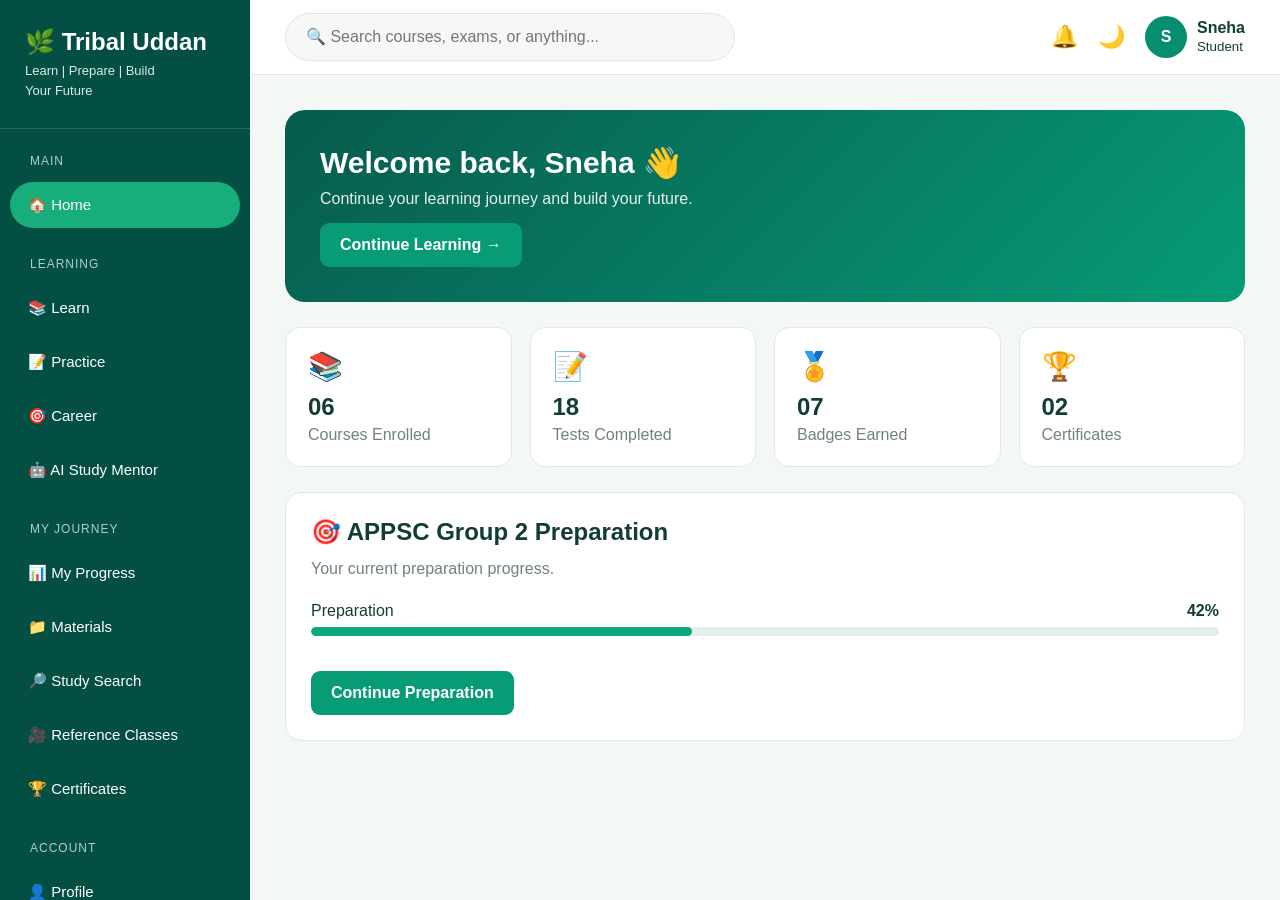
<file: index.html>
<!DOCTYPE html>
<html lang="en">
<head>
<meta charset="UTF-8">
<meta name="viewport" content="width=device-width, initial-scale=1.0">

<title>Tribal Uddan - Student Learning Portal</title>

<style>

/* =========================
   BASIC RESET
========================= */

*{
    margin:0;
    padding:0;
    box-sizing:border-box;
    font-family:Arial, Helvetica, sans-serif;
}

body{
    background:#f4f8f5;
    color:#123d35;
}

button,
input{
    font:inherit;
}

/* =========================
   LAYOUT
========================= */

.app{
    display:flex;
    min-height:100vh;
}

/* =========================
   SIDEBAR
========================= */

.sidebar{
    width:250px;
    background:#034f43;
    color:white;
    position:fixed;
    left:0;
    top:0;
    bottom:0;
    overflow-y:auto;
    z-index:1000;
}

.logo{
    padding:28px 25px;
    border-bottom:1px solid rgba(255,255,255,.15);
}

.logo h1{
    font-size:24px;
    margin-bottom:5px;
}

.logo p{
    font-size:13px;
    line-height:1.5;
    color:#d6eee7;
}

.menu-title{
    font-size:12px;
    color:#a8d2c7;
    padding:25px 30px 10px;
    text-transform:uppercase;
    letter-spacing:1px;
}

.menu-btn{
    width:calc(100% - 20px);
    margin:4px 10px;
    padding:14px 18px;
    border:none;
    background:transparent;
    color:white;
    text-align:left;
    border-radius:28px;
    cursor:pointer;
    font-size:15px;
    transition:.25s;
}

.menu-btn:hover{
    background:#08715e;
}

.menu-btn.active{
    background:#18ae7c;
}

.menu-btn.logout{
    color:#ffd1d1;
}

/* =========================
   MAIN
========================= */

.main{
    margin-left:250px;
    width:calc(100% - 250px);
}

/* =========================
   TOPBAR
========================= */

.topbar{
    height:75px;
    background:white;
    border-bottom:1px solid #e2e9e5;
    display:flex;
    align-items:center;
    justify-content:space-between;
    padding:0 35px;
    position:sticky;
    top:0;
    z-index:500;
}

.search-box{
    width:450px;
    background:#f5f8f7;
    border:1px solid #e0e8e4;
    border-radius:30px;
    padding:14px 20px;
    outline:none;
}

.top-right{
    display:flex;
    align-items:center;
    gap:20px;
}

.top-icon{
    cursor:pointer;
    font-size:22px;
}

.profile-mini{
    display:flex;
    align-items:center;
    gap:10px;
    cursor:pointer;
}

.avatar{
    width:42px;
    height:42px;
    border-radius:50%;
    background:#078d70;
    color:white;
    display:flex;
    align-items:center;
    justify-content:center;
    font-weight:bold;
}

/* =========================
   PAGE
========================= */

.page{
    display:none;
    padding:35px;
}

.page.active{
    display:block;
}

.page-title{
    margin-bottom:25px;
}

.page-title h1{
    font-size:32px;
    margin-bottom:7px;
}

.page-title p{
    color:#688078;
}

/* =========================
   WELCOME
========================= */

.welcome{
    background:linear-gradient(135deg,#075b4d,#079b76);
    color:white;
    padding:35px;
    border-radius:20px;
    margin-bottom:25px;
}

.welcome h1{
    font-size:30px;
    margin-bottom:10px;
}

.welcome p{
    opacity:.9;
}

/* =========================
   BUTTONS
========================= */

.btn{
    border:none;
    border-radius:9px;
    padding:13px 20px;
    cursor:pointer;
    font-weight:bold;
    transition:.25s;
    margin-top:15px;
}

.btn-primary{
    background:#079b76;
    color:white;
}

.btn-primary:hover{
    background:#067d61;
    transform:translateY(-2px);
}

.btn-secondary{
    background:#edf4f1;
    color:#075b4d;
}

.btn-danger{
    background:#e74c3c;
    color:white;
}

/* =========================
   STATS
========================= */

.stats{
    display:grid;
    grid-template-columns:repeat(4,1fr);
    gap:18px;
    margin-bottom:25px;
}

.stat{
    background:white;
    padding:22px;
    border-radius:15px;
    border:1px solid #e1e9e5;
}

.stat-icon{
    font-size:28px;
}

.stat h2{
    margin:10px 0 5px;
}

.stat p{
    color:#71827d;
}

/* =========================
   CARDS
========================= */

.grid{
    display:grid;
    grid-template-columns:repeat(3,1fr);
    gap:20px;
}

.card{
    background:white;
    border:1px solid #dfe8e4;
    border-radius:16px;
    padding:25px;
    transition:.25s;
}

.card:hover{
    transform:translateY(-4px);
    box-shadow:0 10px 25px rgba(0,80,60,.08);
}

.card-icon{
    font-size:35px;
    margin-bottom:15px;
}

.card h2{
    margin-bottom:10px;
}

.card p{
    color:#71827d;
    line-height:1.6;
}

/* =========================
   PROGRESS
========================= */

.progress-box{
    background:white;
    border:1px solid #e1e9e5;
    padding:25px;
    border-radius:16px;
}

.progress-item{
    margin:20px 0;
}

.progress-label{
    display:flex;
    justify-content:space-between;
    margin-bottom:7px;
}

.progress-track{
    height:9px;
    background:#e6eee9;
    border-radius:20px;
    overflow:hidden;
}

.progress-fill{
    height:100%;
    background:#0da77d;
    border-radius:20px;
}

/* =========================
   MATERIALS / RESOURCE CENTER
========================= */

.resource-header{
    background:linear-gradient(135deg,#075b4d,#0a9674);
    color:white;
    padding:25px;
    border-radius:18px;
    margin-bottom:20px;
}

.resource-header h1{
    margin-bottom:8px;
}

.resource-tools{
    background:white;
    padding:20px;
    border-radius:16px;
    border:1px solid #dfe8e4;
}

.resource-tabs{
    display:flex;
    gap:8px;
    flex-wrap:wrap;
    margin-bottom:20px;
}

.resource-tab{
    border:1px solid #dce6e1;
    background:white;
    padding:10px 15px;
    border-radius:9px;
    cursor:pointer;
    font-weight:bold;
}

.resource-tab.active{
    background:#079b76;
    color:white;
}

.upload-row{
    display:flex;
    gap:10px;
    flex-wrap:wrap;
    align-items:center;
}

.hidden-file{
    display:none;
}

.file-button{
    display:inline-block;
    background:#079b76;
    color:white;
    padding:13px 18px;
    border-radius:9px;
    cursor:pointer;
    font-weight:bold;
}

.youtube-row{
    display:flex;
    gap:10px;
    flex-wrap:wrap;
    margin-top:15px;
}

.youtube-row input{
    flex:1;
    min-width:220px;
    padding:13px;
    border:1px solid #dce6e1;
    border-radius:9px;
    outline:none;
}

.resource-list{
    display:grid;
    grid-template-columns:repeat(2,1fr);
    gap:18px;
    margin-top:20px;
}

.resource-item{
    background:white;
    border:1px solid #dfe8e4;
    border-radius:15px;
    padding:18px;
}

.resource-item h3{
    word-break:break-word;
    margin-bottom:5px;
}

.resource-item small{
    color:#71827d;
}

.curated-resource{
    border-left:4px solid #079b76;
}

.resource-note{
    color:#71827d;
    line-height:1.6;
    margin-top:12px;
}

.resource-item video,
.resource-item iframe,
.resource-item img{
    width:100%;
    max-height:300px;
    margin-top:12px;
    border-radius:10px;
    background:#111;
}

.resource-actions{
    display:flex;
    gap:8px;
    flex-wrap:wrap;
    margin-top:12px;
}

.resource-actions a{
    text-decoration:none;
}

.empty{
    grid-column:1/-1;
    text-align:center;
    padding:40px;
    border:2px dashed #dce6e1;
    border-radius:15px;
    color:#71827d;
}

/* =========================
   SEARCH
========================= */

.study-search{
    background:white;
    padding:25px;
    border-radius:16px;
    border:1px solid #dfe8e4;
}

.study-search input{
    width:100%;
    padding:14px;
    border:1px solid #dce6e1;
    border-radius:9px;
    outline:none;
}

.search-result{
    margin-top:20px;
    padding:20px;
    background:#f7faf8;
    border-radius:12px;
    line-height:1.7;
}

.search-result a{
    color:#087d63;
    font-weight:bold;
}

/* =========================
   AI STUDY MENTOR
========================= */

.mentor-panel{
    max-width:850px;
}

.mentor-panel textarea{
    width:100%;
    min-height:120px;
    resize:vertical;
    padding:14px;
    border:1px solid #dce6e1;
    border-radius:9px;
    outline:none;
}

.mentor-answer{
    margin-top:18px;
    padding:18px;
    background:#f7faf8;
    border-radius:12px;
    line-height:1.7;
    white-space:pre-wrap;
}

.mentor-status{
    min-height:1.5em;
    margin-top:10px;
    color:#71827d;
}

/* =========================
   VIDEO PAGE
========================= */

.video-grid{
    display:grid;
    grid-template-columns:repeat(2,1fr);
    gap:20px;
}

.video-card{
    background:white;
    border:1px solid #dfe8e4;
    padding:18px;
    border-radius:15px;
}

.video-card iframe{
    width:100%;
    aspect-ratio:16/9;
    border:none;
    border-radius:10px;
}

/* =========================
   TOAST
========================= */

.toast{
    position:fixed;
    right:25px;
    bottom:25px;
    background:#075b4d;
    color:white;
    padding:15px 20px;
    border-radius:10px;
    display:none;
    z-index:5000;
}

/* =========================
   RESPONSIVE
========================= */

@media(max-width:1000px){

    .grid{
        grid-template-columns:repeat(2,1fr);
    }

    .stats{
        grid-template-columns:repeat(2,1fr);
    }

    .resource-list,
    .video-grid{
        grid-template-columns:1fr;
    }
}

@media(max-width:750px){

    .sidebar{
        width:220px;
    }

    .main{
        margin-left:220px;
        width:calc(100% - 220px);
    }

    .topbar{
        padding:0 15px;
    }

    .search-box{
        width:250px;
    }

    .grid{
        grid-template-columns:1fr;
    }
}

@media(max-width:600px){

    .sidebar{
        position:relative;
        width:100%;
        min-height:auto;
    }

    .main{
        margin-left:0;
        width:100%;
    }

    .app{
        display:block;
    }

    .topbar{
        position:relative;
        height:auto;
        padding:15px;
        gap:10px;
        flex-wrap:wrap;
    }

    .search-box{
        width:100%;
    }

    .page{
        padding:20px;
    }

    .stats{
        grid-template-columns:1fr;
    }
}

</style>
</head>

<body>

<div class="app">

<!-- =====================================================
     SIDEBAR
===================================================== -->

<aside class="sidebar">

    <div class="logo">
        <h1>🌿 Tribal Uddan</h1>
        <p>Learn | Prepare | Build<br>Your Future</p>
    </div>

    <div class="menu-title">Main</div>

    <button class="menu-btn active"
            onclick="showPage('home',this)">
        🏠 Home
    </button>

    <div class="menu-title">Learning</div>

    <button class="menu-btn"
            onclick="showPage('learn',this)">
        📚 Learn
    </button>

    <button class="menu-btn"
            onclick="showPage('practice',this)">
        📝 Practice
    </button>

    <button class="menu-btn"
            onclick="showPage('career',this)">
        🎯 Career
    </button>

    <button class="menu-btn"
            onclick="showPage('studyMentor',this)">
        🤖 AI Study Mentor
    </button>

    <div class="menu-title">My Journey</div>

    <button class="menu-btn"
            onclick="showPage('progress',this)">
        📊 My Progress
    </button>

    <button class="menu-btn"
            onclick="showPage('materials',this)">
        📁 Materials
    </button>

    <button class="menu-btn"
            onclick="showPage('studySearch',this)">
        🔎 Study Search
    </button>

    <button class="menu-btn"
            onclick="showPage('videos',this)">
        🎥 Reference Classes
    </button>

    <button class="menu-btn"
            onclick="showPage('certificates',this)">
        🏆 Certificates
    </button>

    <div class="menu-title">Account</div>

    <button class="menu-btn"
            onclick="showPage('profile',this)">
        👤 Profile
    </button>

    <button class="menu-btn"
            onclick="showPage('notifications',this)">
        🔔 Notifications
    </button>

    <button class="menu-btn"
            onclick="toggleDarkMode()">
        🌙 Dark Mode
    </button>

    <button class="menu-btn"
            onclick="logout()">
        🚪 Logout
    </button>

</aside>


<!-- =====================================================
     MAIN
===================================================== -->

<main class="main">

<!-- TOP BAR -->

<header class="topbar">

    <input
        class="search-box"
        id="globalSearch"
        placeholder="🔍 Search courses, exams, or anything..."
        onkeyup="globalSearch()"
    >

    <div class="top-right">

        <span class="top-icon"
              onclick="showPage('notifications')">
            🔔
        </span>

        <span class="top-icon"
              onclick="toggleDarkMode()">
            🌙
        </span>

        <div class="profile-mini"
             onclick="showPage('profile')">

            <div class="avatar" id="topAvatar">S</div>

            <div>
                <b id="topName">Sneha</b><br>
                <small>Student</small>
            </div>

        </div>

    </div>

</header>


<!-- =====================================================
     HOME
===================================================== -->

<section class="page active" id="home">

    <div class="welcome">

        <h1>
            Welcome back, <span id="welcomeName">Sneha</span> 👋
        </h1>

        <p>
            Continue your learning journey and build your future.
        </p>

        <button class="btn btn-primary"
                onclick="showPage('learn')">
            Continue Learning →
        </button>

    </div>


    <div class="stats">

        <div class="stat">
            <div class="stat-icon">📚</div>
            <h2>06</h2>
            <p>Courses Enrolled</p>
        </div>

        <div class="stat">
            <div class="stat-icon">📝</div>
            <h2>18</h2>
            <p>Tests Completed</p>
        </div>

        <div class="stat">
            <div class="stat-icon">🏅</div>
            <h2>07</h2>
            <p>Badges Earned</p>
        </div>

        <div class="stat">
            <div class="stat-icon">🏆</div>
            <h2>02</h2>
            <p>Certificates</p>
        </div>

    </div>


    <div class="card">

        <h2>🎯 APPSC Group 2 Preparation</h2>

        <p>
            Your current preparation progress.
        </p>

        <div class="progress-item">

            <div class="progress-label">
                <span>Preparation</span>
                <b>42%</b>
            </div>

            <div class="progress-track">
                <div class="progress-fill"
                     style="width:42%">
                </div>
            </div>

        </div>

        <button class="btn btn-primary"
                onclick="openResource('exams')">
            Continue Preparation
        </button>

    </div>

</section>


<!-- =====================================================
     LEARN
===================================================== -->

<section class="page" id="learn">

    <div class="page-title">

        <h1>📚 Learn</h1>

        <p>
            Explore subjects, competitive exams and skill courses.
        </p>

    </div>


    <div class="grid">

        <div class="card">

            <div class="card-icon">📖</div>

            <h2>School Subjects</h2>

            <p>
                Learn school subjects through structured lessons,
                activities and practice.
            </p>

            <button class="btn btn-primary"
                    onclick="openResource('subjects')">
                Explore Subjects
            </button>

        </div>


        <div class="card">

            <div class="card-icon">🏛️</div>

            <h2>Competitive Exams</h2>

            <p>
                Prepare for APPSC and other government
                competitive examinations.
            </p>

            <button class="btn btn-primary"
                    onclick="openResource('exams')">
                Start Preparation
            </button>

        </div>


        <div class="card">

            <div class="card-icon">📰</div>

            <h2>Current Affairs</h2>

            <p>
                Improve awareness with regularly updated
                current-affairs practice.
            </p>

            <button class="btn btn-primary"
                    onclick="openResource('current')">
                Practice Now
            </button>

        </div>


        <div class="card">

            <div class="card-icon">💻</div>

            <h2>Skill Courses</h2>

            <p>
                Build digital and career-ready skills for
                future opportunities.
            </p>

            <button class="btn btn-primary"
                    onclick="openResource('skills')">
                View Skills
            </button>

        </div>

        <div class="card">

            <div class="card-icon">🤖</div>

            <h2>AI Study Mentor</h2>

            <p>
                Ask questions about exam subjects, syllabus topics,
                quizzes and revision.
            </p>

            <button class="btn btn-primary"
                    onclick="showPage('studyMentor')">
                Ask the Mentor
            </button>

        </div>

    </div>

</section>


<!-- =====================================================
     PRACTICE
===================================================== -->

<section class="page" id="practice">

    <div class="page-title">

        <h1>📝 Practice</h1>

        <p>
            Test your knowledge and improve your preparation.
        </p>

    </div>


    <div class="grid">

        <div class="card">

            <div class="card-icon">🎯</div>

            <h2>Daily Quiz</h2>

            <p>
                Practice a short set of questions every day.
            </p>

            <button class="btn btn-primary"
                    onclick="openResource('quiz')">
                Start Quiz
            </button>

        </div>


        <div class="card">

            <div class="card-icon">📝</div>

            <h2>Mock Tests</h2>

            <p>
                Take full-length mock tests and check
                your performance.
            </p>

            <button class="btn btn-primary"
                    onclick="openResource('mock')">
                Start Mock Test
            </button>

        </div>


        <div class="card">

            <div class="card-icon">📄</div>

            <h2>Previous Year Questions</h2>

            <p>
                Practice questions from previous examinations.
            </p>

            <button class="btn btn-primary"
                    onclick="openResource('pyq')">
                Practice Questions
            </button>

        </div>


        <div class="card">

            <div class="card-icon">🔥</div>

            <h2>Daily Challenge</h2>

            <p>
                Complete today's challenge and maintain
                your learning streak.
            </p>

            <button class="btn btn-primary"
                    onclick="openResource('challenge')">
                Accept Challenge
            </button>

        </div>

    </div>

</section>


<!-- =====================================================
     CAREER
===================================================== -->

<section class="page" id="career">

    <div class="page-title">

        <h1>🎯 Career</h1>

        <p>
            Discover opportunities and plan your future.
        </p>

    </div>


    <div class="grid">

        <div class="card">

            <div class="card-icon">🧭</div>

            <h2>Career Explorer</h2>

            <p>
                Explore different career paths according
                to your interests and skills.
            </p>

            <button class="btn btn-primary"
                    onclick="openResource('careers')">
                Explore Careers
            </button>

        </div>


        <div class="card">

            <div class="card-icon">🔎</div>

            <h2>Exam Finder</h2>

            <p>
                Find competitive examinations and understand
                their preparation requirements.
            </p>

            <button class="btn btn-primary"
                    onclick="openResource('examfinder')">
                Find Exams
            </button>

        </div>


        <div class="card">

            <div class="card-icon">🎓</div>

            <h2>Scholarships</h2>

            <p>
                Explore scholarship opportunities that
                can support your education.
            </p>

            <button class="btn btn-primary"
                    onclick="openResource('scholarships')">
                Find Scholarships
            </button>

        </div>


        <div class="card">

            <div class="card-icon">💼</div>

            <h2>Opportunities</h2>

            <p>
                Discover education, training and
                career opportunities.
            </p>

            <button class="btn btn-primary"
                    onclick="openResource('opportunities')">
                Explore
            </button>

        </div>

    </div>

</section>


<!-- =====================================================
     AI STUDY MENTOR
===================================================== -->

<section class="page" id="studyMentor">

    <div class="page-title">

        <h1>🤖 AI Study Mentor</h1>

        <p>
            Ask about competitive-exam subjects, syllabus topics,
            quiz questions, revision or general study doubts.
        </p>

    </div>

    <div class="card mentor-panel">

        <label for="mentorQuestion"><b>Your study question</b></label>
        <br><br>

        <textarea
            id="mentorQuestion"
            maxlength="1200"
            placeholder="Example: What are Fundamental Rights? Explain them simply."
            onkeydown="if(event.key==='Enter' && !event.shiftKey){event.preventDefault(); askStudyMentor();}">
        </textarea>

        <br><br>

        <button class="btn btn-primary"
                id="mentorSubmit"
                onclick="askStudyMentor()">
            Ask Mentor
        </button>

        <p class="mentor-status" id="mentorStatus" role="status" aria-live="polite">
            Your question is sent to the secure server-side mentor endpoint.
        </p>

        <div class="mentor-answer" id="mentorAnswer" hidden></div>

        <p class="resource-note">
            The API key belongs in the server environment, never in this page.
            Configure <code>OPENAI_API_KEY</code> when deploying the included
            serverless endpoint.
        </p>

    </div>

</section>


<!-- =====================================================
     PROGRESS
===================================================== -->

<section class="page" id="progress">

    <div class="page-title">

        <h1>📊 My Progress</h1>

        <p>
            Track your learning journey and achievements.
        </p>

    </div>


    <div class="progress-box">

        <h2>Subject Performance</h2>

        <div class="progress-item">

            <div class="progress-label">
                <span>📘 Polity</span>
                <b>80%</b>
            </div>

            <div class="progress-track">
                <div class="progress-fill"
                     style="width:80%">
                </div>
            </div>

        </div>


        <div class="progress-item">

            <div class="progress-label">
                <span>📕 History</span>
                <b>60%</b>
            </div>

            <div class="progress-track">
                <div class="progress-fill"
                     style="width:60%">
                </div>
            </div>

        </div>


        <div class="progress-item">

            <div class="progress-label">
                <span>🌍 Geography</span>
                <b>70%</b>
            </div>

            <div class="progress-track">
                <div class="progress-fill"
                     style="width:70%">
                </div>
            </div>

        </div>


        <div class="progress-item">

            <div class="progress-label">
                <span>🧮 Aptitude</span>
                <b>90%</b>
            </div>

            <div class="progress-track">
                <div class="progress-fill"
                     style="width:90%">
                </div>
            </div>

        </div>

    </div>


    <br>


    <div class="grid">

        <div class="card">

            <div class="card-icon">📈</div>

            <h2>Learning Progress</h2>

            <p>
                42% of your current preparation goal is complete.
            </p>

            <button class="btn btn-primary"
                    onclick="openResource('progress')">
                View Progress Resources
            </button>

        </div>


        <div class="card">

            <div class="card-icon">🏆</div>

            <h2>Achievements</h2>

            <p>
                You have earned 7 learning badges.
            </p>

            <button class="btn btn-primary"
                    onclick="openResource('achievements')">
                View Achievements
            </button>

        </div>


        <div class="card">

            <div class="card-icon">🎫</div>

            <h2>Career Passport</h2>

            <p>
                Build your learning and achievement profile.
            </p>

            <button class="btn btn-primary"
                    onclick="openResource('passport')">
                Open Career Passport
            </button>

        </div>

    </div>

</section>


<!-- =====================================================
     MATERIALS
===================================================== -->

<section class="page" id="materials">

    <div class="page-title">

        <h1>📁 Materials</h1>

        <p>
            Access and manage your study resources.
        </p>

    </div>


    <div class="grid">

        <div class="card">

            <div class="card-icon">📕</div>

            <h2>Study Notes</h2>

            <p>
                Subject-wise notes for your preparation.
            </p>

            <button class="btn btn-primary"
                    onclick="openResource('notes')">
                Open Notes
            </button>

        </div>

        <div class="card">

            <div class="card-icon">📚</div>

            <h2>Study Materials</h2>

            <p>
                Open the Polity, Quantitative Aptitude, Computer Basics
                and General Studies resources.
            </p>

            <button class="btn btn-primary"
                    onclick="openResource('studyMaterials')">
                Browse Study Materials
            </button>

        </div>


        <div class="card">

            <div class="card-icon">📄</div>

            <h2>Previous Papers</h2>

            <p>
                Practice previous examination papers.
            </p>

            <button class="btn btn-primary"
                    onclick="openResource('papers')">
                Open Papers
            </button>

        </div>


        <div class="card">

            <div class="card-icon">🎥</div>

            <h2>Video Lessons</h2>

            <p>
                Learn through visual lessons and explanations.
            </p>

            <button class="btn btn-primary"
                    onclick="openResource('videos')">
                Watch Lessons
            </button>

        </div>

        <div class="card">

            <div class="card-icon">📚</div>

            <h2>Course Materials</h2>

            <p>
                Open the provided subject resources or add your own
                PDFs and notes for this browser.
            </p>

            <button class="btn btn-primary"
                    onclick="openResource('coursematerials')">
                Open Course Materials
            </button>

        </div>

        <div class="card">

            <div class="card-icon">🔗</div>

            <h2>Online Study Links</h2>

            <p>
                Visit the selected preparation, current-affairs and
                computer-basics resources.
            </p>

            <button class="btn btn-primary"
                    onclick="openResource('online')">
                Browse Study Links
            </button>

        </div>

    </div>

</section>


<!-- =====================================================
     RESOURCE CENTER
===================================================== -->

<section class="page" id="resourceCenter">

    <div class="resource-header">

        <h1 id="resourceTitle">
            Resource Center
        </h1>

        <p id="resourceDescription">
            Add your study materials and reference classes here.
        </p>

        <p class="resource-note">
            Your uploaded files are stored in this browser. Curated links open
            their external resource in a new tab.
        </p>

    </div>


    <div class="resource-tools">

        <div class="resource-tabs" id="resourceTabs">
        </div>


        <!-- FILE UPLOAD -->

        <div class="upload-row">

            <label class="file-button">

                📁 Add Study Files

                <input
                    class="hidden-file"
                    type="file"
                    id="studyFiles"
                    multiple
                    accept=".pdf,.doc,.docx,.ppt,.pptx,.txt,.jpg,.jpeg,.png,.webp"
                    onchange="addStudyFiles(event)"
                >

            </label>


            <!-- VIDEO UPLOAD -->

            <label class="file-button">

                🎥 Add Video

                <input
                    class="hidden-file"
                    type="file"
                    id="videoFiles"
                    multiple
                    accept="video/*"
                    onchange="addVideos(event)"
                >

            </label>


            <button class="btn btn-secondary"
                    onclick="clearCurrentResources()">
                🗑 Clear Section
            </button>

        </div>


        <!-- YOUTUBE -->

        <div class="youtube-row">

            <input
                id="youtubeTitle"
                placeholder="Video title"
            >

            <input
                id="youtubeURL"
                placeholder="Paste YouTube URL"
            >

            <button class="btn btn-primary"
                    onclick="addYouTube()">
                ▶ Add YouTube Class
            </button>

        </div>

    </div>


    <div class="resource-list"
         id="resourceList">

    </div>

</section>


<!-- =====================================================
     STUDY SEARCH
===================================================== -->

<section class="page" id="studySearch">

    <div class="page-title">

        <h1>🔎 Study Search</h1>

        <p>
            Search Wikipedia for study information and reference articles.
        </p>

    </div>


    <div class="study-search">

        <input
            id="wikiQuestion"
            placeholder="Example: What is photosynthesis?"
            onkeydown="if(event.key==='Enter') searchWikipedia()"
        >

        <button class="btn btn-primary"
                onclick="searchWikipedia()">
            🔍 Search
        </button>


        <div id="wikiResult">

            <div class="search-result">
                Type a topic or question above.
            </div>

        </div>

    </div>

</section>


<!-- =====================================================
     REFERENCE CLASSES
===================================================== -->

<section class="page" id="videos">

    <div class="page-title">

        <h1>🎥 Reference Classes</h1>

        <p>
            Watch reference classes and add your own videos.
        </p>

    </div>


    <div class="video-grid">

        <div class="video-card">

            <h2>JavaScript Basics</h2>

            <br>

            <iframe
                src="https://www.youtube.com/embed/PkZNo7MFNFg"
                allowfullscreen>
            </iframe>

        </div>


        <div class="video-card">

            <h2>HTML & CSS Basics</h2>

            <br>

            <iframe
                src="https://www.youtube.com/embed/G3e-cpL7ofc"
                allowfullscreen>
            </iframe>

        </div>

    </div>


    <br>

    <button class="btn btn-primary"
            onclick="openResource('videos')">
        ➕ Manage My Videos
    </button>

</section>


<!-- =====================================================
     CERTIFICATES
===================================================== -->

<section class="page" id="certificates">

    <div class="page-title">

        <h1>🏆 Certificates</h1>

        <p>
            View your earned certificates.
        </p>

    </div>


    <div class="grid">

        <div class="card">

            <div class="card-icon">📜</div>

            <h2>Computer Basics</h2>

            <p>
                Successfully completed the Computer Basics course.
            </p>

            <button class="btn btn-primary"
                    onclick="openResource('certificate')">
                View Certificate
            </button>

        </div>


        <div class="card">

            <div class="card-icon">🏅</div>

            <h2>General Studies</h2>

            <p>
                Successfully completed the General Studies assessment.
            </p>

            <button class="btn btn-primary"
                    onclick="openResource('certificate')">
                View Certificate
            </button>

        </div>

    </div>

</section>


<!-- =====================================================
     PROFILE
===================================================== -->

<section class="page" id="profile">

    <div class="page-title">

        <h1>👤 Profile</h1>

        <p>
            Manage your student profile.
        </p>

    </div>


    <div class="card">

        <h2>Student Profile</h2>

        <br>

        <p><b>Name:</b> Sneha</p>
        <p><b>Role:</b> Student</p>
        <p><b>Target Exam:</b> APPSC Group 2</p>
        <p><b>Learning Status:</b> Active</p>

        <button class="btn btn-primary"
                onclick="showToast('Profile editing will be available here.')">
            Edit Profile
        </button>

    </div>

</section>


<!-- =====================================================
     NOTIFICATIONS
===================================================== -->

<section class="page" id="notifications">

    <div class="page-title">

        <h1>🔔 Notifications</h1>

        <p>
            Your latest learning notifications.
        </p>

    </div>


    <div class="card">

        <h2>📚 New Study Material</h2>

        <p>
            New preparation resources can be added to your
            Resource Center.
        </p>

    </div>

    <br>

    <div class="card">

        <h2>🎯 Daily Challenge</h2>

        <p>
            Your daily learning challenge is ready.
        </p>

    </div>

</section>


</main>

</div>


<!-- TOAST -->

<div class="toast" id="toast"></div>


<script>

/* =====================================================
   PAGE NAVIGATION
===================================================== */

function showPage(pageId, button){

    document.querySelectorAll(".page").forEach(function(page){

        page.classList.remove("active");

    });


    const page = document.getElementById(pageId);

    if(page){
        page.classList.add("active");
    }


    document.querySelectorAll(".menu-btn").forEach(function(btn){

        btn.classList.remove("active");

    });


    if(button){
        button.classList.add("active");
    }


    window.scrollTo({
        top:0,
        behavior:"smooth"
    });

}


/* =====================================================
   TOAST
===================================================== */

function showToast(message){

    const toast = document.getElementById("toast");

    toast.textContent = message;

    toast.style.display = "block";


    setTimeout(function(){

        toast.style.display = "none";

    },2500);

}


/* =====================================================
   RESOURCE CATEGORIES
===================================================== */

const resourceCategories = {

    subjects:{
        title:"📖 School Subjects",
        description:"Add school subject notes, worksheets and classes."
    },

    exams:{
        title:"🎯 Competitive Exams",
        description:"Add exam syllabi, preparation PDFs and classes."
    },

    current:{
        title:"📰 Current Affairs",
        description:"Add current-affairs notes and reference material."
    },

    skills:{
        title:"💻 Skill Courses",
        description:"Add coding notes, tutorials and project resources."
    },

    quiz:{
        title:"🎯 Daily Quiz",
        description:"Add quiz questions, answer keys and explanations."
    },

    mock:{
        title:"📝 Mock Tests",
        description:"Add full-length mock tests and solutions."
    },

    pyq:{
        title:"📄 Previous Year Questions",
        description:"Add previous-year papers and solution classes."
    },

    challenge:{
        title:"🔥 Daily Challenge",
        description:"Add daily challenge sheets and videos."
    },

    careers:{
        title:"🧭 Career Explorer",
        description:"Add career guides and career information."
    },

    examfinder:{
        title:"🔎 Exam Finder",
        description:"Add exam syllabi and preparation resources."
    },

    scholarships:{
        title:"🎓 Scholarships",
        description:"Add scholarship notices and eligibility documents."
    },

    opportunities:{
        title:"💼 Opportunities",
        description:"Add education, training and career opportunities."
    },

    progress:{
        title:"📊 Learning Progress",
        description:"Add progress-related resources."
    },

    achievements:{
        title:"🏆 Achievements",
        description:"Store achievement evidence and badge resources."
    },

    passport:{
        title:"🎫 Career Passport",
        description:"Store career profile and achievement resources."
    },

    notes:{
        title:"📕 Study Notes",
        description:"Add subject-wise study notes."
    },

    papers:{
        title:"📄 Previous Papers",
        description:"Add previous examination papers."
    },

    videos:{
        title:"🎥 Video Lessons",
        description:"Add local videos and YouTube reference classes."
    },

    studyMaterials:{
        title:"📚 Study Materials",
        description:"Open the Polity, Quantitative Aptitude, Computer Basics and General Studies resources."
    },

    coursematerials:{
        title:"🎓 Course Materials",
        description:"Use the course resources below or upload your own PDFs and notes for this browser."
    },

    online:{
        title:"🔗 Online Study Links",
        description:"Visit APPSC preparation, computer-basics and current-affairs resources."
    },

    certificate:{
        title:"🏅 Certificates",
        description:"Add certificate files and supporting documents."
    }

};

const curatedResources = {
    exams:[
        {name:"APPSC — official examinations and notifications",url:"https://psc.ap.gov.in/"},
        {name:"KP IAS Academy — APPSC Group 1 preparation",url:"https://www.google.com/search?q=KP+IAS+Academy+APPSC+Group+1"}
    ],
    examfinder:[
        {name:"APPSC — official exam information",url:"https://psc.ap.gov.in/"},
        {name:"KP IAS Academy — APPSC preparation",url:"https://www.google.com/search?q=KP+IAS+Academy+APPSC+preparation"}
    ],
    studyMaterials:[
        {name:"Vision IAS — Indian Polity study material",url:"https://visionias.in/resources/"},
        {name:"Find YCMOU Quantitative Aptitude material",url:"https://www.google.com/search?q=YCMOU+Quantitative+Aptitude+PDF"},
        {name:"Find VFU Computer Basics material",url:"https://www.google.com/search?q=VFU+Computer+Basics+PDF"},
        {name:"CBSE Academic — General Studies and academic resources",url:"https://cbseacademic.nic.in/"}
    ],
    notes:[
        {name:"Indian Polity — Vision IAS resources",url:"https://visionias.in/resources/"},
        {name:"Find YCMOU Quantitative Aptitude material",url:"https://www.google.com/search?q=YCMOU+Quantitative+Aptitude+PDF"},
        {name:"Find VFU Computer Basics material",url:"https://www.google.com/search?q=VFU+Computer+Basics+PDF"},
        {name:"General Studies — CBSE Academic",url:"https://cbseacademic.nic.in/"}
    ],
    coursematerials:[
        {name:"Indian Polity — Vision IAS resources",url:"https://visionias.in/resources/"},
        {name:"Find YCMOU Quantitative Aptitude PDF",url:"https://www.google.com/search?q=YCMOU+Quantitative+Aptitude+PDF"},
        {name:"Find VFU Computer Basics PDF",url:"https://www.google.com/search?q=VFU+Computer+Basics+PDF"},
        {name:"General Studies resources — CBSE Academic",url:"https://cbseacademic.nic.in/"}
    ],
    videos:[
        {name:"Find YouTube classes: APPSC Group 1 preparation",url:"https://www.youtube.com/results?search_query=APPSC+Group+1+classes"},
        {name:"Find YouTube classes: Indian Polity and Fundamental Rights",url:"https://www.youtube.com/results?search_query=Indian+Polity+Fundamental+Rights+class"},
        {name:"Find YouTube classes: Quantitative Aptitude",url:"https://www.youtube.com/results?search_query=Quantitative+Aptitude+class"}
    ],
    online:[
        {name:"KP IAS Academy — APPSC Group 1",url:"https://www.google.com/search?q=KP+IAS+Academy+APPSC+Group+1"},
        {name:"Find GeeksforGeeks Computer Basics",url:"https://www.google.com/search?q=site%3Ageeksforgeeks.org+computer+basics"},
        {name:"Abhyas IAS — Current Affairs",url:"https://www.google.com/search?q=Abhyas+IAS+Current+Affairs"}
    ],
    current:[
        {name:"Abhyas IAS — Current Affairs",url:"https://www.google.com/search?q=Abhyas+IAS+Current+Affairs"}
    ],
    skills:[
        {name:"Find GeeksforGeeks Computer Basics",url:"https://www.google.com/search?q=site%3Ageeksforgeeks.org+computer+basics"}
    ],
    quiz:[
        {name:"CareerRide — Aptitude practice",url:"https://www.careerride.com/online-aptitude-test.aspx"}
    ],
    mock:[
        {name:"CareerRide — Online aptitude tests",url:"https://www.careerride.com/online-aptitude-test.aspx"}
    ],
    pyq:[
        {name:"Testbook — Previous Year Question Papers",url:"https://testbook.com/previous-year-papers"}
    ],
    papers:[
        {name:"Testbook — Previous Year Question Papers",url:"https://testbook.com/previous-year-papers"}
    ],
    challenge:[
        {name:"Abhyas IAS — Current Affairs challenge",url:"https://www.google.com/search?q=Abhyas+IAS+Current+Affairs"},
        {name:"CareerRide — Aptitude practice challenge",url:"https://www.careerride.com/online-aptitude-test.aspx"}
    ]
};


let currentCategory = "general";


/* =====================================================
   OPEN RESOURCE CENTER
===================================================== */

function openResource(category){

    currentCategory = category;


    document.getElementById("resourceCenter")
        .classList.add("active");


    document.querySelectorAll(".page").forEach(function(page){

        if(page.id !== "resourceCenter"){
            page.classList.remove("active");
        }

    });


    const data =
        resourceCategories[category] ||
        {
            title:"📚 Resource Center",
            description:"Add your study resources here."
        };


    document.getElementById("resourceTitle")
        .textContent = data.title + " Resource Center";


    document.getElementById("resourceDescription")
        .textContent = data.description;


    renderTabs();

    renderResources();


    window.scrollTo({
        top:0,
        behavior:"smooth"
    });

}


/* =====================================================
   RESOURCE TABS
===================================================== */

function renderTabs(){

    const container =
        document.getElementById("resourceTabs");

    container.innerHTML = "";


    Object.keys(resourceCategories).forEach(function(key){

        const button =
            document.createElement("button");


        button.className =
            "resource-tab";


        if(key === currentCategory){
            button.classList.add("active");
        }


        button.textContent =
            resourceCategories[key].title;


        button.onclick = function(){

            openResource(key);

        };


        container.appendChild(button);

    });

}


/* =====================================================
   INDEXED DB
   Used to store uploaded files/videos
===================================================== */

const DB_NAME = "TribalUddanResources";

const STORE_NAME = "resources";


function openDatabase(){

    return new Promise(function(resolve,reject){

        const request =
            indexedDB.open(DB_NAME,1);


        request.onupgradeneeded =
            function(event){

                const db =
                    event.target.result;


                if(!db.objectStoreNames.contains(STORE_NAME)){

                    db.createObjectStore(
                        STORE_NAME,
                        {
                            keyPath:"id",
                            autoIncrement:true
                        }
                    );

                }

            };


        request.onsuccess =
            function(event){

                resolve(event.target.result);

            };


        request.onerror =
            function(){

                reject(request.error);

            };

    });

}


/* =====================================================
   ADD DATABASE ITEM
===================================================== */

function addToDatabase(item){

    return openDatabase().then(function(db){

        return new Promise(function(resolve,reject){

            const transaction =
                db.transaction(
                    STORE_NAME,
                    "readwrite"
                );


            const store =
                transaction.objectStore(STORE_NAME);


            store.add(item);


            transaction.oncomplete =
                function(){

                    resolve();

                };


            transaction.onerror =
                function(){

                    reject(transaction.error);

                };

        });

    });

}


/* =====================================================
   GET DATABASE ITEMS
===================================================== */

function getResources(){

    return openDatabase().then(function(db){

        return new Promise(function(resolve,reject){

            const transaction =
                db.transaction(
                    STORE_NAME,
                    "readonly"
                );


            const store =
                transaction.objectStore(STORE_NAME);


            const request =
                store.getAll();


            request.onsuccess =
                function(){

                    resolve(request.result);

                };


            request.onerror =
                function(){

                    reject(request.error);

                };

        });

    });

}


/* =====================================================
   DELETE RESOURCE
===================================================== */

function deleteResource(id){

    return openDatabase().then(function(db){

        return new Promise(function(resolve,reject){

            const transaction =
                db.transaction(
                    STORE_NAME,
                    "readwrite"
                );


            transaction.objectStore(STORE_NAME)
                .delete(id);


            transaction.oncomplete =
                function(){

                    resolve();

                };


            transaction.onerror =
                function(){

                    reject(transaction.error);

                };

        });

    });

}


/* =====================================================
   ADD STUDY FILES
===================================================== */

async function addStudyFiles(event){

    const files =
        Array.from(event.target.files);


    if(files.length === 0){
        return;
    }


    for(const file of files){

        const data =
            await readFile(file);


        await addToDatabase({

            category:currentCategory,

            type:"file",

            name:file.name,

            mime:file.type,

            size:file.size,

            data:data,

            created:Date.now()

        });

    }


    event.target.value = "";


    showToast(
        files.length +
        " study file(s) added successfully!"
    );


    renderResources();

}


/* =====================================================
   ADD VIDEOS
===================================================== */

async function addVideos(event){

    const files =
        Array.from(event.target.files);


    if(files.length === 0){
        return;
    }


    for(const file of files){

        const data =
            await readFile(file);


        await addToDatabase({

            category:currentCategory,

            type:"video",

            name:file.name,

            mime:file.type,

            size:file.size,

            data:data,

            created:Date.now()

        });

    }


    event.target.value = "";


    showToast(
        files.length +
        " video(s) added successfully!"
    );


    renderResources();

}


/* =====================================================
   READ FILE
===================================================== */

function readFile(file){

    return new Promise(function(resolve,reject){

        const reader =
            new FileReader();


        reader.onload =
            function(){

                resolve(reader.result);

            };


        reader.onerror =
            function(){

                reject(reader.error);

            };


        reader.readAsDataURL(file);

    });

}


/* =====================================================
   STUDY MENTOR
===================================================== */

async function askStudyMentor(){

    const question =
        document.getElementById("mentorQuestion")
            .value.trim();

    const submitButton =
        document.getElementById("mentorSubmit");

    const status =
        document.getElementById("mentorStatus");

    const answer =
        document.getElementById("mentorAnswer");

    if(question === ""){
        status.textContent = "Enter a study question first.";
        answer.hidden = true;
        return;
    }

    submitButton.disabled = true;
    status.textContent = "The mentor is preparing an answer...";
    answer.hidden = true;

    try{
        const response = await fetch("/api/study-mentor", {
            method:"POST",
            headers:{
                "Content-Type":"application/json"
            },
            body:JSON.stringify({question:question})
        });

        let result;
        try{
            result = await response.json();
        }
        catch{
            throw new Error(
                `The mentor endpoint returned an unreadable response (HTTP ${response.status}). Deploy the page with the included serverless endpoint.`
            );
        }

        if(!response.ok){
            throw new Error(
                result.error ||
                "The study mentor request failed."
            );
        }

        if(typeof result.answer !== "string" ||
           result.answer.trim() === ""){
            throw new Error("The mentor returned an empty answer.");
        }

        answer.textContent = result.answer;
        answer.hidden = false;
        status.textContent = "Answer from your AI Study Mentor.";
    }
    catch(error){
        console.error(error);
        status.textContent = error.message ||
            "Unable to contact the study mentor. Try again later.";
    }
    finally{
        submitButton.disabled = false;
    }
}


/* =====================================================
   ADD YOUTUBE
===================================================== */

async function addYouTube(){

    const title =
        document.getElementById("youtubeTitle")
            .value.trim();


    const url =
        document.getElementById("youtubeURL")
            .value.trim();


    if(url === ""){

        showToast(
            "Please paste a YouTube URL."
        );

        return;

    }


    let videoId = "";


    const normal =
        url.match(
            /(?:youtube\.com\/watch\?v=|youtu\.be\/|youtube\.com\/embed\/|youtube\.com\/shorts\/)([^?&/]+)/
        );


    if(normal){
        videoId = normal[1];
    }


    if(videoId === ""){

        showToast(
            "Please enter a valid YouTube URL."
        );

        return;

    }


    await addToDatabase({

        category:currentCategory,

        type:"youtube",

        name:title || "Reference YouTube Class",

        url:"https://www.youtube.com/embed/" + videoId,

        source:url,

        created:Date.now()

    });


    document.getElementById("youtubeTitle")
        .value = "";


    document.getElementById("youtubeURL")
        .value = "";


    showToast(
        "YouTube class added successfully!"
    );


    renderResources();

}


/* =====================================================
   DISPLAY RESOURCES
===================================================== */

async function renderResources(){

    const container =
        document.getElementById("resourceList");


    const all =
        await getResources();


    const resources =
        all.filter(function(item){

            return item.category === currentCategory;

        });


    container.innerHTML = "";

    const curated =
        curatedResources[currentCategory] || [];


    if(resources.length === 0 && curated.length === 0){

        container.innerHTML = `
            <div class="empty">
                📂<br><br>
                <b>No resources added yet.</b>
                <br><br>
                Use "Add Study Files",
                "Add Video" or
                "Add YouTube Class".
            </div>
        `;

        return;

    }

    curated.forEach(function(item){
        const card = document.createElement("div");
        card.className = "resource-item curated-resource";

        const title = document.createElement("h3");
        title.textContent = item.name;

        const type = document.createElement("small");
        type.textContent = "Curated online resource";

        const actions = document.createElement("div");
        actions.className = "resource-actions";

        const link = document.createElement("a");
        link.className = "btn btn-primary";
        link.href = item.url;
        link.target = "_blank";
        link.rel = "noopener noreferrer";
        link.textContent = "Open Resource";

        actions.appendChild(link);
        card.append(title, type, actions);
        container.appendChild(card);
    });


    resources
        .sort(function(a,b){

            return b.created - a.created;

        })
        .forEach(function(item){

            const card =
                document.createElement("div");


            card.className =
                "resource-item";


            let preview = "";


            /* FILE */

            if(item.type === "file"){

                if(item.mime &&
                   item.mime.startsWith("image/")){

                    preview = `
                        <img
                            src="${item.data}"
                            alt="${item.name}"
                        >
                    `;

                }

            }


            /* VIDEO */

            if(item.type === "video"){

                preview = `
                    <video
                        controls
                        src="${item.data}">
                    </video>
                `;

            }


            /* YOUTUBE */

            if(item.type === "youtube"){

                preview = `
                    <iframe
                        src="${item.url}"
                        allowfullscreen>
                    </iframe>
                `;

            }


            let openLink = "";


            if(item.type === "youtube"){

                openLink = item.source;

            }
            else{

                openLink = item.data;

            }


            card.innerHTML = `

                <h3>
                    ${item.type === "youtube"
                    ? "▶️ "
                    : ""}
                    ${escapeHTML(item.name)}
                </h3>

                <small>
                    ${
                        item.type === "video"
                        ? "Video"
                        : item.type === "youtube"
                        ? "YouTube Class"
                        : "Study File"
                    }
                </small>

                ${preview}

                <div class="resource-actions">

                    <a
                        class="btn btn-primary"
                        href="${openLink}"
                        target="_blank">

                        ${
                            item.type === "youtube"
                            ? "Open YouTube"
                            : "Open File"
                        }

                    </a>


                    <button
                        class="btn btn-danger"
                        onclick="removeResource(${item.id})">

                        🗑 Remove

                    </button>

                </div>

            `;


            container.appendChild(card);

        });

}


/* =====================================================
   REMOVE RESOURCE
===================================================== */

async function removeResource(id){

    const answer =
        confirm(
            "Do you want to remove this resource?"
        );


    if(!answer){
        return;
    }


    await deleteResource(id);


    showToast(
        "Resource removed."
    );


    renderResources();

}


/* =====================================================
   CLEAR CURRENT CATEGORY
===================================================== */

async function clearCurrentResources(){

    const answer =
        confirm(
            "Remove all resources from this section?"
        );


    if(!answer){
        return;
    }


    const all =
        await getResources();


    const selected =
        all.filter(function(item){

            return item.category === currentCategory;

        });


    for(const item of selected){

        await deleteResource(item.id);

    }


    showToast(
        "Section resources cleared."
    );


    renderResources();

}


/* =====================================================
   ESCAPE HTML
===================================================== */

function escapeHTML(text){

    return String(text)
        .replace(/&/g,"&amp;")
        .replace(/</g,"&lt;")
        .replace(/>/g,"&gt;")
        .replace(/"/g,"&quot;")
        .replace(/'/g,"&#039;");

}


/* =====================================================
   WIKIPEDIA SEARCH
===================================================== */

async function searchWikipedia(){

    const question =
        document.getElementById("wikiQuestion")
            .value.trim();


    const result =
        document.getElementById("wikiResult");


    if(question === ""){

        result.textContent = "Please enter a topic or question.";
        return;

    }

    result.textContent = "🔍 Searching Wikipedia...";


    try{

        // Search Wikipedia first, then request the best match's article summary.
        const searchURL =
            "https://en.wikipedia.org/w/rest.php/v1/search/page?q="
            +
            encodeURIComponent(question)
            +
            "&limit=5";


        const response =
            await fetch(searchURL, {
                headers:{
                    "Api-User-Agent":"TribalUddanStudyApp/1.0"
                }
            });


        if(!response.ok){

            throw new Error(
                "Wikipedia search failed (HTTP " + response.status + ")."
            );

        }


        const data =
            await response.json();


        if(!data.pages ||
           data.pages.length === 0){

            result.textContent = "❌ No relevant information found.";
            return;

        }


        const page =
            data.pages[0];


        const summaryURL =
            "https://en.wikipedia.org/api/rest_v1/page/summary/"
            +
            encodeURIComponent(page.key);


        const summaryResponse =
            await fetch(summaryURL, {
                headers:{
                    "Api-User-Agent":"TribalUddanStudyApp/1.0"
                }
            });

        if(!summaryResponse.ok){
            throw new Error(
                "Wikipedia article summary failed (HTTP " +
                summaryResponse.status +
                ")."
            );
        }

        const summary =
            await summaryResponse.json();

        const resultCard = document.createElement("div");
        resultCard.className = "search-result";

        const heading = document.createElement("h2");
        heading.textContent = summary.title || page.title || "Wikipedia result";

        const extract = document.createElement("p");
        extract.textContent =
            summary.extract ||
            "Information was found, but a summary is not available.";

        resultCard.append(heading, extract);

        const articleURL =
            summary.content_urls &&
            summary.content_urls.desktop &&
            summary.content_urls.desktop.page;

        if(articleURL){
            const articleLink = document.createElement("a");
            articleLink.href = articleURL;
            articleLink.target = "_blank";
            articleLink.rel = "noopener noreferrer";
            articleLink.textContent = "📖 Read full Wikipedia article";
            resultCard.appendChild(articleLink);
        }

        result.replaceChildren(resultCard);

    }
    catch(error){

        console.error(error);

        result.textContent =
            error.message ||
            "⚠️ Unable to get information from Wikipedia.";

    }

}


/* =====================================================
   GLOBAL SEARCH
===================================================== */

function globalSearch(){

    const value =
        document.getElementById("globalSearch")
            .value
            .toLowerCase();


    if(value.includes("learn")){

        showPage("learn");

    }

    else if(value.includes("practice")){

        showPage("practice");

    }

    else if(value.includes("career")){

        showPage("career");

    }

    else if(value.includes("material")){

        showPage("materials");

    }

    else if(value.includes("video")){

        showPage("videos");

    }

}


/* =====================================================
   DARK MODE
===================================================== */

function toggleDarkMode(){

    document.body.classList.toggle("dark");


    if(document.body.classList.contains("dark")){

        document.body.style.background =
            "#10231f";

        document.body.style.color =
            "#e8f4ef";

        showToast("Dark mode enabled.");

    }
    else{

        document.body.style.background =
            "#f4f8f5";

        document.body.style.color =
            "#123d35";

        showToast("Light mode enabled.");

    }

}


/* =====================================================
   LOGOUT
===================================================== */

function logout(){

    const answer =
        confirm(
            "Are you sure you want to logout?"
        );


    if(answer){

        showToast(
            "Logout action triggered."
        );

    }

}


/* =====================================================
   STARTUP
===================================================== */

document.addEventListener(
    "DOMContentLoaded",
    function(){

        renderTabs();

    }
);

</script>

</body>
</html>
</file>
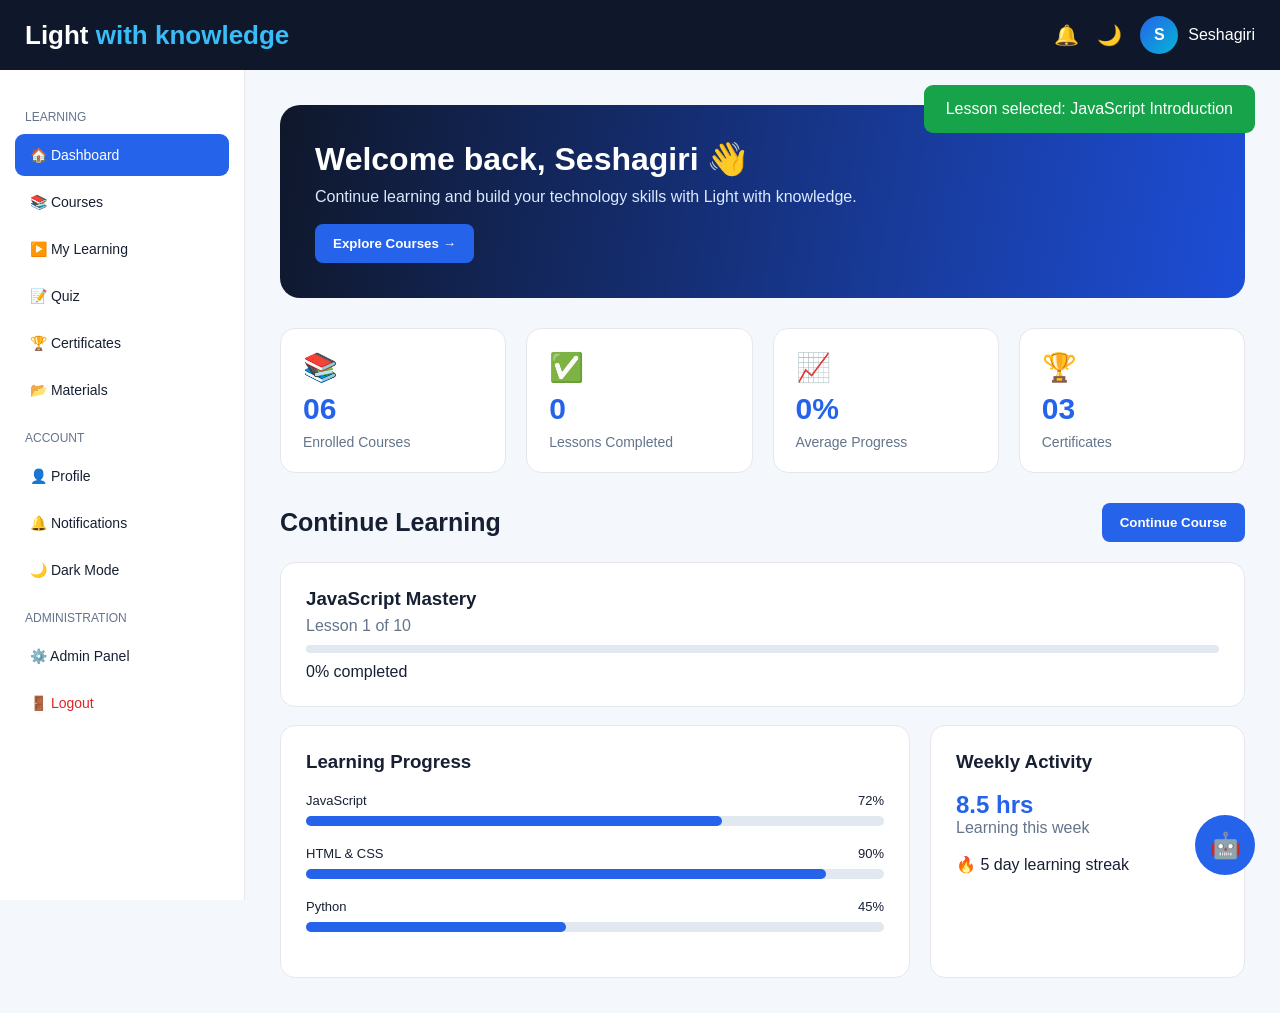
<file: edu.html>
<!DOCTYPE html>
<html lang="en">
<head>
<meta charset="UTF-8">
<meta name="viewport" content="width=device-width,initial-scale=1.0">
<title>Light with knowledge 4.0 - LMS</title>
<link rel="stylesheet" href="edu.css">
</head>
<body>

<header class="navbar">
<div class="logo" onclick="showPage('home')">Light <span>with knowledge</span></div>
<div class="nav-right">
<div class="nav-icon" onclick="showPage('notifications')">🔔</div>
<div class="nav-icon" onclick="toggleDark()">🌙</div>
<div class="user-mini" onclick="showPage('profile')"><div class="avatar" id="navAvatar">S</div><span id="navUserName">Student</span></div>
</div>
</header>

<aside class="sidebar">
<p class="side-title">Learning</p>
<button class="side-btn active" onclick="showPage('home')">🏠 Dashboard</button>
<button class="side-btn" onclick="showPage('courses')">📚 Courses</button>
<button class="side-btn" onclick="showPage('lesson')">▶️ My Learning</button>
<button class="side-btn" onclick="showPage('quiz')">📝 Quiz</button>
<button class="side-btn" onclick="showPage('certificate')">🏆 Certificates</button>
<button class="side-btn" onclick="showPage('materials');renderMaterials()">📂 Materials</button>
<p class="side-title">Account</p>
<button class="side-btn" onclick="showPage('profile')">👤 Profile</button>
<button class="side-btn" onclick="showPage('notifications')">🔔 Notifications</button>
<button class="side-btn" onclick="toggleDark()">🌙 Dark Mode</button>
<p class="side-title">Administration</p>
<button class="side-btn" onclick="showPage('admin')">⚙️ Admin Panel</button>
<button class="side-btn logout" onclick="logout()">🚪 Logout</button>
</aside>

<main class="main">

<section class="page active" id="home">
<div class="welcome">
<h1>Welcome back, <span id="welcomeName">Seshagiri</span> 👋</h1>
<p>Continue learning and build your technology skills with Light with knowledge.</p><br>
<button class="btn primary" onclick="showPage('courses')">Explore Courses →</button>
</div>
<div class="stats">
<div class="stat-card"><div class="icon">📚</div><h2>06</h2><p>Enrolled Courses</p></div>
<div class="stat-card"><div class="icon">✅</div><h2 id="completedLessons">24</h2><p>Lessons Completed</p></div>
<div class="stat-card"><div class="icon">📈</div><h2 id="averageProgress">72%</h2><p>Average Progress</p></div>
<div class="stat-card"><div class="icon">🏆</div><h2>03</h2><p>Certificates</p></div>
</div>
<div class="section-head"><h2>Continue Learning</h2><button class="btn primary" onclick="showPage('lesson')">Continue Course</button></div>
<div class="panel">
<h3 id="dashboardCourse">JavaScript Mastery</h3>
<p id="dashboardLesson" style="color:var(--muted);margin-top:7px">Lesson 2 of 10</p>
<div class="progress"><div class="progress-bar" id="mainProgress" style="width:54%"></div></div>
<p id="mainProgressText">54% completed</p>
</div><br>
<div class="analytics">
<div class="panel"><h3>Learning Progress</h3>
<div class="bar"><div class="bar-label"><span>JavaScript</span><span>72%</span></div><div class="bar-track"><div class="bar-fill" style="width:72%"></div></div></div>
<div class="bar"><div class="bar-label"><span>HTML & CSS</span><span>90%</span></div><div class="bar-track"><div class="bar-fill" style="width:90%"></div></div></div>
<div class="bar"><div class="bar-label"><span>Python</span><span>45%</span></div><div class="bar-track"><div class="bar-fill" style="width:45%"></div></div></div>
</div>
<div class="panel"><h3>Weekly Activity</h3><br><h2 style="color:#2563eb">8.5 hrs</h2><p style="color:var(--muted)">Learning this week</p><br><p>🔥 5 day learning streak</p></div>
</div>
</section>

<section class="page" id="courses">
<div class="section-head"><div><h1>Course Library</h1><p style="color:var(--muted)">Explore technology courses with realistic lesson content.</p></div></div>
<div class="search-area">
<input class="search" id="courseSearch" onkeyup="filterCourses()" placeholder="🔎 Search courses...">
<select class="filter" id="categoryFilter" onchange="filterCourses()"><option value="all">All Categories</option><option value="web">Web Development</option><option value="programming">Programming</option><option value="ai">AI & Data</option></select>
</div>
<div class="course-grid" id="courseGrid"></div>
</section>

<section class="page" id="lesson">
<div class="section-head">
<div><h1 id="currentCourse">JavaScript Mastery</h1><p style="color:var(--muted)">Real course learning environment</p></div>
<div style="display:flex;gap:10px;flex-wrap:wrap;justify-content:flex-end"><button class="btn secondary" onclick="showPage('materials');renderMaterials()">📂 Materials</button><button class="btn primary" onclick="completeLesson()">✓ Complete Lesson</button></div>
</div>
<div class="player-layout">
<div>
<div class="video-player">
<iframe id="lessonVideo" src="https://www.youtube.com/embed/PkZNo7MFNFg?rel=0" title="Course Video" allow="accelerometer; autoplay; clipboard-write; encrypted-media; gyroscope; picture-in-picture; web-share" allowfullscreen loading="lazy"></iframe>
</div>
<p class="video-note">▶ ప్రతి course కి unique YouTube learning video. Play, pause, seek మరియు fullscreen controls ఉన్నాయి.</p>
<br>
<div class="panel">
<h2 id="lessonTitle">Variables & Data Types</h2>
<p id="lessonDescription" style="color:var(--muted);margin-top:10px;line-height:1.7"></p>
<div class="course-info">
<div class="info-box"><strong>📖 Topic</strong><p id="lessonTopic"></p></div>
<div class="info-box"><strong>⏱ Duration</strong><p id="lessonDuration"></p></div>
</div>
</div>
</div>
<div class="lesson-list"><h3>Course Content</h3><br><div id="lessonItems"></div></div>
</div>
</section>


<section class="page" id="materials">
<div class="section-head">
<div>
<h1>📂 Course Materials</h1>
<p style="color:var(--muted)">Notes, practice files, references and resources for the selected course.</p>
</div>
<button class="btn primary" onclick="showPage('lesson')">← Back to Learning</button>
</div>
<div class="panel">
<h2 id="materialsCourseTitle">JavaScript Mastery</h2>
<p style="color:var(--muted);margin-top:7px">Open the real PDF study notes below, or upload your own PDF materials for this course.</p>
<div class="materials-upload">
<strong>📤 Upload Real PDF Material</strong>
<p style="color:var(--muted);font-size:13px;margin-top:5px">Choose one or more PDF files. They are saved in this browser and linked to the selected course.</p>
<input type="file" id="pdfUpload" accept="application/pdf,.pdf" multiple onchange="uploadPDFMaterials(event)">
</div>
<div class="materials-grid" id="materialsGrid"></div>
</div>
</section>

<section class="page" id="quiz">
<div class="section-head"><div><h1>JavaScript Quiz</h1><p style="color:var(--muted)">10 questions • Submit the quiz to see your score and all correct answers</p></div></div>
<div class="quiz-box">
<div class="question-number" id="questionNumber">Question 1 of 10</div>
<h2 id="questionText">Which keyword declares a variable in JavaScript?</h2><br>
<div id="options"></div>
<div class="quiz-nav"><button class="btn secondary" onclick="previousQuestion()">← Previous</button><button class="btn secondary" onclick="nextQuestion()">Next →</button><button class="btn primary" onclick="finishQuiz()">✅ Submit Quiz</button></div>
<div id="quizScore" class="quiz-result" style="display:none"></div>
<div id="quizReview" style="display:none"></div>
</div>
</section>

<section class="page" id="certificate">
<div class="certificate-box" id="certificatePrintArea">
<p>Light with knowledge DIGITAL LEARNING PLATFORM</p><br>
<h1>Certificate of Completion</h1><br>
<p>This certificate is proudly presented to</p><br>
<h2 id="certificateName">Seshagiri</h2><br>
<p>For successfully completing</p><br>
<h2 id="certificateCourse">JavaScript Mastery</h2><br>
<p>🏆 Congratulations on your achievement!</p>
<div class="certificate-signature">
<img src="[data-uri]" alt="K. Seshagiri signature">
</div>
<div class="signature-line"></div>
<div class="signature-title">K. Seshagiri</div>
<div class="signature-role">Managing Director</div>
<br>
<button class="btn primary" onclick="printCertificate()">🖨 Print Certificate</button>
</div>
</section>

<section class="page" id="profile">
<h1>My Profile</h1><br>
<div class="profile-card">
<div class="profile-avatar" id="profileAvatar">S</div>
<h2 id="profileName">Seshagiri</h2><p style="color:var(--muted)">Technology Learner</p><br>
<div class="profile-row"><span>Name</span><strong id="profileNameRow">Seshagiri</strong></div>
<div class="profile-row"><span>Email</span><strong id="profileEmail">student@seshuvidhyavanth.com</strong></div>
<div class="profile-row"><span>Courses Enrolled</span><strong>06</strong></div>
<div class="profile-row"><span>Certificates</span><strong>03</strong></div>
<div class="profile-row"><span>Learning Streak</span><strong>5 Days 🔥</strong></div><br>
<button class="btn primary" onclick="editProfile()">Edit Profile</button> <button class="btn secondary" onclick="editEmail()">Edit Email</button>
</div>
</section>

<section class="page" id="notifications">
<h1>Notifications</h1><br>
<div class="notification" onclick="notificationClick('New JavaScript lesson available')"><strong>📚 New Lesson Available</strong><p>A new JavaScript lesson has been added to your course.</p></div>
<div class="notification" onclick="notificationClick('Quiz reminder')"><strong>📝 Quiz Reminder</strong><p>Complete your JavaScript quiz to track your progress.</p></div>
<div class="notification" onclick="notificationClick('Certificate achievement')"><strong>🏆 Achievement</strong><p>You are close to completing your JavaScript course.</p></div>
</section>

<section class="page" id="admin">
<div class="section-head"><div><h1>Admin Dashboard</h1><p style="color:var(--muted)">Manage Light with knowledge LMS</p></div><button class="btn primary" onclick="addCourse()">+ Add Course</button></div>
<div class="stats">
<div class="stat-card"><div class="icon">👨‍🎓</div><h2>10,245</h2><p>Total Students</p></div>
<div class="stat-card"><div class="icon">📚</div><h2>52</h2><p>Total Courses</p></div>
<div class="stat-card"><div class="icon">🎓</div><h2>8,421</h2><p>Enrollments</p></div>
<div class="stat-card"><div class="icon">🏆</div><h2>3,218</h2><p>Certificates</p></div>
</div>
<div class="panel"><h2>Recent Students</h2><br><div style="overflow-x:auto"><table class="admin-table"><thead><tr><th>Student</th><th>Email</th><th>Course</th><th>Progress</th><th>Status</th></tr></thead><tbody id="recentStudentsBody"></tbody></table></div></div>
</section>
</main>

<div class="modal" id="loginModal">
<div class="modal-box">
<div class="close" onclick="closeLogin()">×</div>
<h2>Welcome to Light with knowledge</h2><p style="color:var(--muted)">Sign in to your LMS account.</p><br>
<input class="input" id="loginName" type="text" placeholder="Full Name">
<input class="input" id="loginEmail" type="email" placeholder="Email Address">
<input class="input" id="loginPassword" type="password" placeholder="Password">
<button class="btn primary full" onclick="login()">Login</button><br><br>
<button class="btn secondary full" onclick="register()">Create Account</button>
<p id="loginMessage" style="margin-top:15px"></p>
</div>
</div>

<div class="ai">
<div class="ai-window" id="aiWindow">
<div class="ai-header"><strong>🤖 Light with knowledge AI Assistant</strong><button class="ai-clear" onclick="clearAI()">Clear</button></div>
<div class="ai-body" id="aiBody"><p><strong>AI:</strong> Hello! 👋 Ask me about HTML, CSS, JavaScript, Python or AI.</p></div>
<div class="ai-input"><input id="aiInput" placeholder="Ask something..." onkeydown="if(event.key==='Enter')sendAI()"><button onclick="sendAI()">➤</button></div>
</div>
<button class="ai-button" onclick="toggleAI()">🤖</button>
</div>
<div class="toast" id="toast">Success</div>

<script src="edu.js" defer></script>
</body>
</html>
</file>
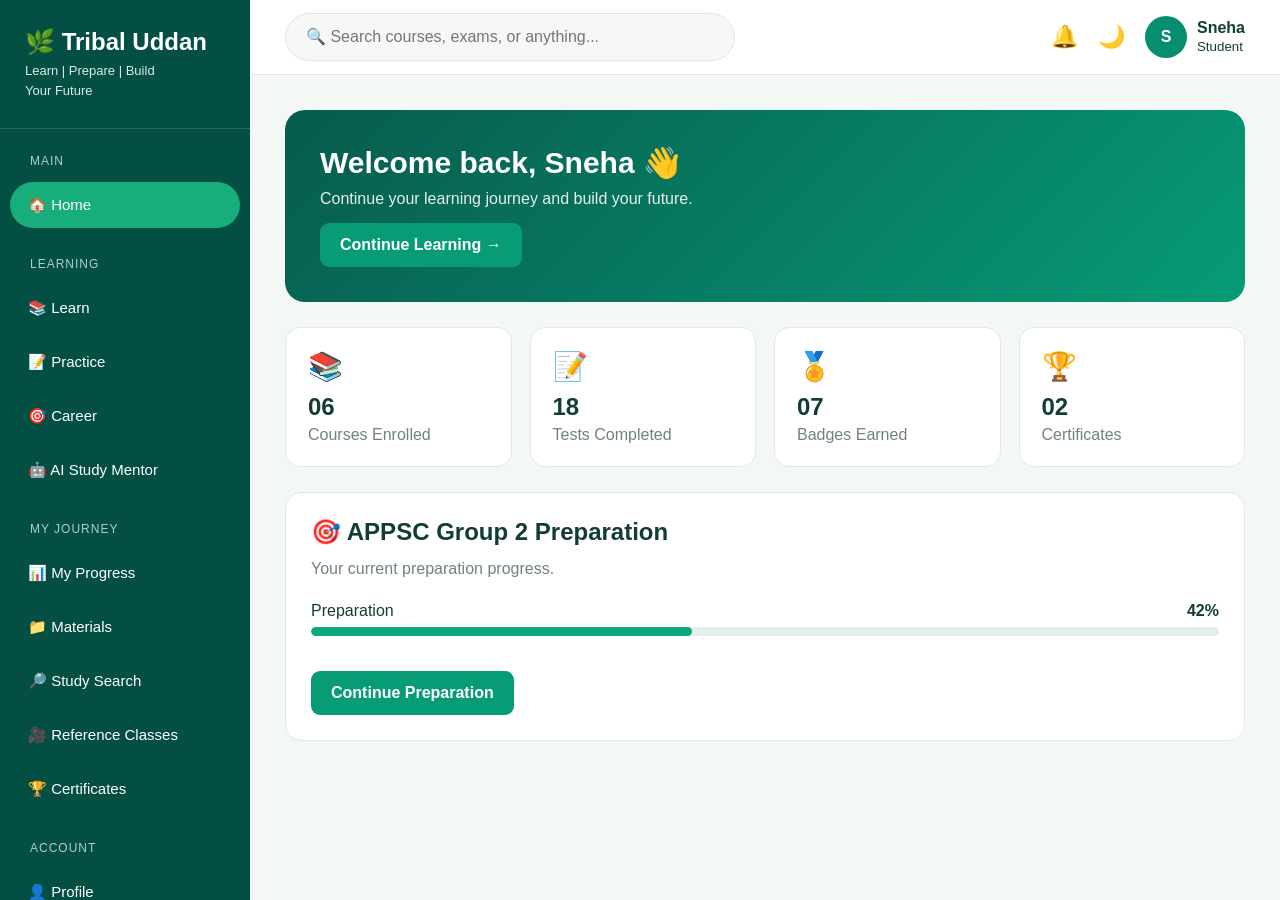
<file: eduproject copy.html>
<!DOCTYPE html>
<html lang="en">
<head>
<meta charset="UTF-8">
<meta name="viewport" content="width=device-width, initial-scale=1.0">

<title>Tribal Udaan - Student Learning Portal</title>

<style>

/* =========================
   BASIC RESET
========================= */

*{
    margin:0;
    padding:0;
    box-sizing:border-box;
    font-family:Arial, Helvetica, sans-serif;
}

body{
    background:#f4f8f5;
    color:#123d35;
}

button,
input{
    font:inherit;
}

/* =========================
   LAYOUT
========================= */

.app{
    display:flex;
    min-height:100vh;
}

/* =========================
   SIDEBAR
========================= */

.sidebar{
    width:250px;
    background:#034f43;
    color:white;
    position:fixed;
    left:0;
    top:0;
    bottom:0;
    overflow-y:auto;
    z-index:1000;
}

.logo{
    padding:28px 25px;
    border-bottom:1px solid rgba(255,255,255,.15);
}

.logo h1{
    font-size:24px;
    margin-bottom:5px;
}

.logo p{
    font-size:13px;
    line-height:1.5;
    color:#d6eee7;
}

.menu-title{
    font-size:12px;
    color:#a8d2c7;
    padding:25px 30px 10px;
    text-transform:uppercase;
    letter-spacing:1px;
}

.menu-btn{
    width:calc(100% - 20px);
    margin:4px 10px;
    padding:14px 18px;
    border:none;
    background:transparent;
    color:white;
    text-align:left;
    border-radius:28px;
    cursor:pointer;
    font-size:15px;
    transition:.25s;
}

.menu-btn:hover{
    background:#08715e;
}

.menu-btn.active{
    background:#18ae7c;
}

.menu-btn.logout{
    color:#ffd1d1;
}

/* =========================
   MAIN
========================= */

.main{
    margin-left:250px;
    width:calc(100% - 250px);
}

/* =========================
   TOPBAR
========================= */

.topbar{
    height:75px;
    background:white;
    border-bottom:1px solid #e2e9e5;
    display:flex;
    align-items:center;
    justify-content:space-between;
    padding:0 35px;
    position:sticky;
    top:0;
    z-index:500;
}

.search-box{
    width:450px;
    background:#f5f8f7;
    border:1px solid #e0e8e4;
    border-radius:30px;
    padding:14px 20px;
    outline:none;
}

.top-right{
    display:flex;
    align-items:center;
    gap:20px;
}

.top-icon{
    cursor:pointer;
    font-size:22px;
}

.profile-mini{
    display:flex;
    align-items:center;
    gap:10px;
    cursor:pointer;
}

.avatar{
    width:42px;
    height:42px;
    border-radius:50%;
    background:#078d70;
    color:white;
    display:flex;
    align-items:center;
    justify-content:center;
    font-weight:bold;
}

/* =========================
   PAGE
========================= */

.page{
    display:none;
    padding:35px;
}

.page.active{
    display:block;
}

.page-title{
    margin-bottom:25px;
}

.page-title h1{
    font-size:32px;
    margin-bottom:7px;
}

.page-title p{
    color:#688078;
}

/* =========================
   WELCOME
========================= */

.welcome{
    background:linear-gradient(135deg,#075b4d,#079b76);
    color:white;
    padding:35px;
    border-radius:20px;
    margin-bottom:25px;
}

.welcome h1{
    font-size:30px;
    margin-bottom:10px;
}

.welcome p{
    opacity:.9;
}

/* =========================
   BUTTONS
========================= */

.btn{
    border:none;
    border-radius:9px;
    padding:13px 20px;
    cursor:pointer;
    font-weight:bold;
    transition:.25s;
    margin-top:15px;
}

.btn-primary{
    background:#079b76;
    color:white;
}

.btn-primary:hover{
    background:#067d61;
    transform:translateY(-2px);
}

.btn-secondary{
    background:#edf4f1;
    color:#075b4d;
}

.btn-danger{
    background:#e74c3c;
    color:white;
}

/* =========================
   STATS
========================= */

.stats{
    display:grid;
    grid-template-columns:repeat(4,1fr);
    gap:18px;
    margin-bottom:25px;
}

.stat{
    background:white;
    padding:22px;
    border-radius:15px;
    border:1px solid #e1e9e5;
}

.stat-icon{
    font-size:28px;
}

.stat h2{
    margin:10px 0 5px;
}

.stat p{
    color:#71827d;
}

/* =========================
   CARDS
========================= */

.grid{
    display:grid;
    grid-template-columns:repeat(3,1fr);
    gap:20px;
}

.card{
    background:white;
    border:1px solid #dfe8e4;
    border-radius:16px;
    padding:25px;
    transition:.25s;
}

.card:hover{
    transform:translateY(-4px);
    box-shadow:0 10px 25px rgba(0,80,60,.08);
}

.card-icon{
    font-size:35px;
    margin-bottom:15px;
}

.card h2{
    margin-bottom:10px;
}

.card p{
    color:#71827d;
    line-height:1.6;
}

/* =========================
   PROGRESS
========================= */

.progress-box{
    background:white;
    border:1px solid #e1e9e5;
    padding:25px;
    border-radius:16px;
}

.progress-item{
    margin:20px 0;
}

.progress-label{
    display:flex;
    justify-content:space-between;
    margin-bottom:7px;
}

.progress-track{
    height:9px;
    background:#e6eee9;
    border-radius:20px;
    overflow:hidden;
}

.progress-fill{
    height:100%;
    background:#0da77d;
    border-radius:20px;
}

/* =========================
   MATERIALS / RESOURCE CENTER
========================= */

.resource-header{
    background:linear-gradient(135deg,#075b4d,#0a9674);
    color:white;
    padding:25px;
    border-radius:18px;
    margin-bottom:20px;
}

.resource-header h1{
    margin-bottom:8px;
}

.resource-tools{
    background:white;
    padding:20px;
    border-radius:16px;
    border:1px solid #dfe8e4;
}

.resource-tabs{
    display:flex;
    gap:8px;
    flex-wrap:wrap;
    margin-bottom:20px;
}

.resource-tab{
    border:1px solid #dce6e1;
    background:white;
    padding:10px 15px;
    border-radius:9px;
    cursor:pointer;
    font-weight:bold;
}

.resource-tab.active{
    background:#079b76;
    color:white;
}

.upload-row{
    display:flex;
    gap:10px;
    flex-wrap:wrap;
    align-items:center;
}

.hidden-file{
    display:none;
}

.file-button{
    display:inline-block;
    background:#079b76;
    color:white;
    padding:13px 18px;
    border-radius:9px;
    cursor:pointer;
    font-weight:bold;
}

.youtube-row{
    display:flex;
    gap:10px;
    flex-wrap:wrap;
    margin-top:15px;
}

.youtube-row input{
    flex:1;
    min-width:220px;
    padding:13px;
    border:1px solid #dce6e1;
    border-radius:9px;
    outline:none;
}

.resource-list{
    display:grid;
    grid-template-columns:repeat(2,1fr);
    gap:18px;
    margin-top:20px;
}

.resource-item{
    background:white;
    border:1px solid #dfe8e4;
    border-radius:15px;
    padding:18px;
}

.resource-item h3{
    word-break:break-word;
    margin-bottom:5px;
}

.resource-item small{
    color:#71827d;
}

.curated-resource{
    border-left:4px solid #079b76;
}

.resource-note{
    color:#71827d;
    line-height:1.6;
    margin-top:12px;
}

.resource-item video,
.resource-item iframe,
.resource-item img{
    width:100%;
    max-height:300px;
    margin-top:12px;
    border-radius:10px;
    background:#111;
}

.resource-actions{
    display:flex;
    gap:8px;
    flex-wrap:wrap;
    margin-top:12px;
}

.resource-actions a{
    text-decoration:none;
}

.empty{
    grid-column:1/-1;
    text-align:center;
    padding:40px;
    border:2px dashed #dce6e1;
    border-radius:15px;
    color:#71827d;
}

/* =========================
   SEARCH
========================= */

.study-search{
    background:white;
    padding:25px;
    border-radius:16px;
    border:1px solid #dfe8e4;
}

.study-search input{
    width:100%;
    padding:14px;
    border:1px solid #dce6e1;
    border-radius:9px;
    outline:none;
}

.search-result{
    margin-top:20px;
    padding:20px;
    background:#f7faf8;
    border-radius:12px;
    line-height:1.7;
}

.search-result a{
    color:#087d63;
    font-weight:bold;
}

/* =========================
   AI STUDY MENTOR
========================= */

.mentor-panel{
    max-width:850px;
}

.mentor-panel textarea{
    width:100%;
    min-height:120px;
    resize:vertical;
    padding:14px;
    border:1px solid #dce6e1;
    border-radius:9px;
    outline:none;
}

.mentor-answer{
    margin-top:18px;
    padding:18px;
    background:#f7faf8;
    border-radius:12px;
    line-height:1.7;
    white-space:pre-wrap;
}

.mentor-status{
    min-height:1.5em;
    margin-top:10px;
    color:#71827d;
}

/* =========================
   VIDEO PAGE
========================= */

.video-grid{
    display:grid;
    grid-template-columns:repeat(2,1fr);
    gap:20px;
}

.video-card{
    background:white;
    border:1px solid #dfe8e4;
    padding:18px;
    border-radius:15px;
}

.video-card iframe{
    width:100%;
    aspect-ratio:16/9;
    border:none;
    border-radius:10px;
}

/* =========================
   TOAST
========================= */

.toast{
    position:fixed;
    right:25px;
    bottom:25px;
    background:#075b4d;
    color:white;
    padding:15px 20px;
    border-radius:10px;
    display:none;
    z-index:5000;
}

/* =========================
   RESPONSIVE
========================= */

@media(max-width:1000px){

    .grid{
        grid-template-columns:repeat(2,1fr);
    }

    .stats{
        grid-template-columns:repeat(2,1fr);
    }

    .resource-list,
    .video-grid{
        grid-template-columns:1fr;
    }
}

@media(max-width:750px){

    .sidebar{
        width:220px;
    }

    .main{
        margin-left:220px;
        width:calc(100% - 220px);
    }

    .topbar{
        padding:0 15px;
    }

    .search-box{
        width:250px;
    }

    .grid{
        grid-template-columns:1fr;
    }
}

@media(max-width:600px){

    .sidebar{
        position:relative;
        width:100%;
        min-height:auto;
    }

    .main{
        margin-left:0;
        width:100%;
    }

    .app{
        display:block;
    }

    .topbar{
        position:relative;
        height:auto;
        padding:15px;
        gap:10px;
        flex-wrap:wrap;
    }

    .search-box{
        width:100%;
    }

    .page{
        padding:20px;
    }

    .stats{
        grid-template-columns:1fr;
    }
}

</style>
</head>

<body>

<div class="app">

<!-- =====================================================
     SIDEBAR
===================================================== -->

<aside class="sidebar">

    <div class="logo">
        <h1>🌿 Tribal Uddan</h1>
        <p>Learn | Prepare | Build<br>Your Future</p>
    </div>

    <div class="menu-title">Main</div>

    <button class="menu-btn active"
            onclick="showPage('home',this)">
        🏠 Home
    </button>

    <div class="menu-title">Learning</div>

    <button class="menu-btn"
            onclick="showPage('learn',this)">
        📚 Learn
    </button>

    <button class="menu-btn"
            onclick="showPage('practice',this)">
        📝 Practice
    </button>

    <button class="menu-btn"
            onclick="showPage('career',this)">
        🎯 Career
    </button>

    <button class="menu-btn"
            onclick="showPage('studyMentor',this)">
        🤖 AI Study Mentor
    </button>

    <div class="menu-title">My Journey</div>

    <button class="menu-btn"
            onclick="showPage('progress',this)">
        📊 My Progress
    </button>

    <button class="menu-btn"
            onclick="showPage('materials',this)">
        📁 Materials
    </button>

    <button class="menu-btn"
            onclick="showPage('studySearch',this)">
        🔎 Study Search
    </button>

    <button class="menu-btn"
            onclick="showPage('videos',this)">
        🎥 Reference Classes
    </button>

    <button class="menu-btn"
            onclick="showPage('certificates',this)">
        🏆 Certificates
    </button>

    <div class="menu-title">Account</div>

    <button class="menu-btn"
            onclick="showPage('profile',this)">
        👤 Profile
    </button>

    <button class="menu-btn"
            onclick="showPage('notifications',this)">
        🔔 Notifications
    </button>

    <button class="menu-btn"
            onclick="toggleDarkMode()">
        🌙 Dark Mode
    </button>

    <button class="menu-btn"
            onclick="logout()">
        🚪 Logout
    </button>

</aside>


<!-- =====================================================
     MAIN
===================================================== -->

<main class="main">

<!-- TOP BAR -->

<header class="topbar">

    <input
        class="search-box"
        id="globalSearch"
        placeholder="🔍 Search courses, exams, or anything..."
        onkeyup="globalSearch()"
    >

    <div class="top-right">

        <span class="top-icon"
              onclick="showPage('notifications')">
            🔔
        </span>

        <span class="top-icon"
              onclick="toggleDarkMode()">
            🌙
        </span>

        <div class="profile-mini"
             onclick="showPage('profile')">

            <div class="avatar" id="topAvatar">S</div>

            <div>
                <b id="topName">Sneha</b><br>
                <small>Student</small>
            </div>

        </div>

    </div>

</header>


<!-- =====================================================
     HOME
===================================================== -->

<section class="page active" id="home">

    <div class="welcome">

        <h1>
            Welcome back, <span id="welcomeName">Sneha</span> 👋
        </h1>

        <p>
            Continue your learning journey and build your future.
        </p>

        <button class="btn btn-primary"
                onclick="showPage('learn')">
            Continue Learning →
        </button>

    </div>


    <div class="stats">

        <div class="stat">
            <div class="stat-icon">📚</div>
            <h2>06</h2>
            <p>Courses Enrolled</p>
        </div>

        <div class="stat">
            <div class="stat-icon">📝</div>
            <h2>18</h2>
            <p>Tests Completed</p>
        </div>

        <div class="stat">
            <div class="stat-icon">🏅</div>
            <h2>07</h2>
            <p>Badges Earned</p>
        </div>

        <div class="stat">
            <div class="stat-icon">🏆</div>
            <h2>02</h2>
            <p>Certificates</p>
        </div>

    </div>


    <div class="card">

        <h2>🎯 APPSC Group 2 Preparation</h2>

        <p>
            Your current preparation progress.
        </p>

        <div class="progress-item">

            <div class="progress-label">
                <span>Preparation</span>
                <b>42%</b>
            </div>

            <div class="progress-track">
                <div class="progress-fill"
                     style="width:42%">
                </div>
            </div>

        </div>

        <button class="btn btn-primary"
                onclick="openResource('exams')">
            Continue Preparation
        </button>

    </div>

</section>


<!-- =====================================================
     LEARN
===================================================== -->

<section class="page" id="learn">

    <div class="page-title">

        <h1>📚 Learn</h1>

        <p>
            Explore subjects, competitive exams and skill courses.
        </p>

    </div>


    <div class="grid">

        <div class="card">

            <div class="card-icon">📖</div>

            <h2>School Subjects</h2>

            <p>
                Learn school subjects through structured lessons,
                activities and practice.
            </p>

            <button class="btn btn-primary"
                    onclick="openResource('subjects')">
                Explore Subjects
            </button>

        </div>


        <div class="card">

            <div class="card-icon">🏛️</div>

            <h2>Competitive Exams</h2>

            <p>
                Prepare for APPSC and other government
                competitive examinations.
            </p>

            <button class="btn btn-primary"
                    onclick="openResource('exams')">
                Start Preparation
            </button>

        </div>


        <div class="card">

            <div class="card-icon">📰</div>

            <h2>Current Affairs</h2>

            <p>
                Improve awareness with regularly updated
                current-affairs practice.
            </p>

            <button class="btn btn-primary"
                    onclick="openResource('current')">
                Practice Now
            </button>

        </div>


        <div class="card">

            <div class="card-icon">💻</div>

            <h2>Skill Courses</h2>

            <p>
                Build digital and career-ready skills for
                future opportunities.
            </p>

            <button class="btn btn-primary"
                    onclick="openResource('skills')">
                View Skills
            </button>

        </div>

        <div class="card">

            <div class="card-icon">🤖</div>

            <h2>AI Study Mentor</h2>

            <p>
                Ask questions about exam subjects, syllabus topics,
                quizzes and revision.
            </p>

            <button class="btn btn-primary"
                    onclick="showPage('studyMentor')">
                Ask the Mentor
            </button>

        </div>

    </div>

</section>


<!-- =====================================================
     PRACTICE
===================================================== -->

<section class="page" id="practice">

    <div class="page-title">

        <h1>📝 Practice</h1>

        <p>
            Test your knowledge and improve your preparation.
        </p>

    </div>


    <div class="grid">

        <div class="card">

            <div class="card-icon">🎯</div>

            <h2>Daily Quiz</h2>

            <p>
                Practice a short set of questions every day.
            </p>

            <button class="btn btn-primary"
                    onclick="openResource('quiz')">
                Start Quiz
            </button>

        </div>


        <div class="card">

            <div class="card-icon">📝</div>

            <h2>Mock Tests</h2>

            <p>
                Take full-length mock tests and check
                your performance.
            </p>

            <button class="btn btn-primary"
                    onclick="openResource('mock')">
                Start Mock Test
            </button>

        </div>


        <div class="card">

            <div class="card-icon">📄</div>

            <h2>Previous Year Questions</h2>

            <p>
                Practice questions from previous examinations.
            </p>

            <button class="btn btn-primary"
                    onclick="openResource('pyq')">
                Practice Questions
            </button>

        </div>


        <div class="card">

            <div class="card-icon">🔥</div>

            <h2>Daily Challenge</h2>

            <p>
                Complete today's challenge and maintain
                your learning streak.
            </p>

            <button class="btn btn-primary"
                    onclick="openResource('challenge')">
                Accept Challenge
            </button>

        </div>

    </div>

</section>


<!-- =====================================================
     CAREER
===================================================== -->

<section class="page" id="career">

    <div class="page-title">

        <h1>🎯 Career</h1>

        <p>
            Discover opportunities and plan your future.
        </p>

    </div>


    <div class="grid">

        <div class="card">

            <div class="card-icon">🧭</div>

            <h2>Career Explorer</h2>

            <p>
                Explore different career paths according
                to your interests and skills.
            </p>

            <button class="btn btn-primary"
                    onclick="openResource('careers')">
                Explore Careers
            </button>

        </div>


        <div class="card">

            <div class="card-icon">🔎</div>

            <h2>Exam Finder</h2>

            <p>
                Find competitive examinations and understand
                their preparation requirements.
            </p>

            <button class="btn btn-primary"
                    onclick="openResource('examfinder')">
                Find Exams
            </button>

        </div>


        <div class="card">

            <div class="card-icon">🎓</div>

            <h2>Scholarships</h2>

            <p>
                Explore scholarship opportunities that
                can support your education.
            </p>

            <button class="btn btn-primary"
                    onclick="openResource('scholarships')">
                Find Scholarships
            </button>

        </div>


        <div class="card">

            <div class="card-icon">💼</div>

            <h2>Opportunities</h2>

            <p>
                Discover education, training and
                career opportunities.
            </p>

            <button class="btn btn-primary"
                    onclick="openResource('opportunities')">
                Explore
            </button>

        </div>

    </div>

</section>


<!-- =====================================================
     AI STUDY MENTOR
===================================================== -->

<section class="page" id="studyMentor">

    <div class="page-title">

        <h1>🤖 AI Study Mentor</h1>

        <p>
            Ask about competitive-exam subjects, syllabus topics,
            quiz questions, revision or general study doubts.
        </p>

    </div>

    <div class="card mentor-panel">

        <label for="mentorQuestion"><b>Your study question</b></label>
        <br><br>

        <textarea
            id="mentorQuestion"
            maxlength="1200"
            placeholder="Example: What are Fundamental Rights? Explain them simply."
            onkeydown="if(event.key==='Enter' && !event.shiftKey){event.preventDefault(); askStudyMentor();}">
        </textarea>

        <br><br>

        <button class="btn btn-primary"
                id="mentorSubmit"
                onclick="askStudyMentor()">
            Ask Mentor
        </button>

        <p class="mentor-status" id="mentorStatus" role="status" aria-live="polite">
            Your question is sent to the secure server-side mentor endpoint.
        </p>

        <div class="mentor-answer" id="mentorAnswer" hidden></div>

        <p class="resource-note">
            The API key belongs in the server environment, never in this page.
            Configure <code>OPENAI_API_KEY</code> when deploying the included
            serverless endpoint.
        </p>

    </div>

</section>


<!-- =====================================================
     PROGRESS
===================================================== -->

<section class="page" id="progress">

    <div class="page-title">

        <h1>📊 My Progress</h1>

        <p>
            Track your learning journey and achievements.
        </p>

    </div>


    <div class="progress-box">

        <h2>Subject Performance</h2>

        <div class="progress-item">

            <div class="progress-label">
                <span>📘 Polity</span>
                <b>80%</b>
            </div>

            <div class="progress-track">
                <div class="progress-fill"
                     style="width:80%">
                </div>
            </div>

        </div>


        <div class="progress-item">

            <div class="progress-label">
                <span>📕 History</span>
                <b>60%</b>
            </div>

            <div class="progress-track">
                <div class="progress-fill"
                     style="width:60%">
                </div>
            </div>

        </div>


        <div class="progress-item">

            <div class="progress-label">
                <span>🌍 Geography</span>
                <b>70%</b>
            </div>

            <div class="progress-track">
                <div class="progress-fill"
                     style="width:70%">
                </div>
            </div>

        </div>


        <div class="progress-item">

            <div class="progress-label">
                <span>🧮 Aptitude</span>
                <b>90%</b>
            </div>

            <div class="progress-track">
                <div class="progress-fill"
                     style="width:90%">
                </div>
            </div>

        </div>

    </div>


    <br>


    <div class="grid">

        <div class="card">

            <div class="card-icon">📈</div>

            <h2>Learning Progress</h2>

            <p>
                42% of your current preparation goal is complete.
            </p>

            <button class="btn btn-primary"
                    onclick="openResource('progress')">
                View Progress Resources
            </button>

        </div>


        <div class="card">

            <div class="card-icon">🏆</div>

            <h2>Achievements</h2>

            <p>
                You have earned 7 learning badges.
            </p>

            <button class="btn btn-primary"
                    onclick="openResource('achievements')">
                View Achievements
            </button>

        </div>


        <div class="card">

            <div class="card-icon">🎫</div>

            <h2>Career Passport</h2>

            <p>
                Build your learning and achievement profile.
            </p>

            <button class="btn btn-primary"
                    onclick="openResource('passport')">
                Open Career Passport
            </button>

        </div>

    </div>

</section>


<!-- =====================================================
     MATERIALS
===================================================== -->

<section class="page" id="materials">

    <div class="page-title">

        <h1>📁 Materials</h1>

        <p>
            Access and manage your study resources.
        </p>

    </div>


    <div class="grid">

        <div class="card">

            <div class="card-icon">📕</div>

            <h2>Study Notes</h2>

            <p>
                Subject-wise notes for your preparation.
            </p>

            <button class="btn btn-primary"
                    onclick="openResource('notes')">
                Open Notes
            </button>

        </div>

        <div class="card">

            <div class="card-icon">📚</div>

            <h2>Study Materials</h2>

            <p>
                Open the Polity, Quantitative Aptitude, Computer Basics
                and General Studies resources.
            </p>

            <button class="btn btn-primary"
                    onclick="openResource('studyMaterials')">
                Browse Study Materials
            </button>

        </div>


        <div class="card">

            <div class="card-icon">📄</div>

            <h2>Previous Papers</h2>

            <p>
                Practice previous examination papers.
            </p>

            <button class="btn btn-primary"
                    onclick="openResource('papers')">
                Open Papers
            </button>

        </div>


        <div class="card">

            <div class="card-icon">🎥</div>

            <h2>Video Lessons</h2>

            <p>
                Learn through visual lessons and explanations.
            </p>

            <button class="btn btn-primary"
                    onclick="openResource('videos')">
                Watch Lessons
            </button>

        </div>

        <div class="card">

            <div class="card-icon">📚</div>

            <h2>Course Materials</h2>

            <p>
                Open the provided subject resources or add your own
                PDFs and notes for this browser.
            </p>

            <button class="btn btn-primary"
                    onclick="openResource('coursematerials')">
                Open Course Materials
            </button>

        </div>

        <div class="card">

            <div class="card-icon">🔗</div>

            <h2>Online Study Links</h2>

            <p>
                Visit the selected preparation, current-affairs and
                computer-basics resources.
            </p>

            <button class="btn btn-primary"
                    onclick="openResource('online')">
                Browse Study Links
            </button>

        </div>

    </div>

</section>


<!-- =====================================================
     RESOURCE CENTER
===================================================== -->

<section class="page" id="resourceCenter">

    <div class="resource-header">

        <h1 id="resourceTitle">
            Resource Center
        </h1>

        <p id="resourceDescription">
            Add your study materials and reference classes here.
        </p>

        <p class="resource-note">
            Your uploaded files are stored in this browser. Curated links open
            their external resource in a new tab.
        </p>

    </div>


    <div class="resource-tools">

        <div class="resource-tabs" id="resourceTabs">
        </div>


        <!-- FILE UPLOAD -->

        <div class="upload-row">

            <label class="file-button">

                📁 Add Study Files

                <input
                    class="hidden-file"
                    type="file"
                    id="studyFiles"
                    multiple
                    accept=".pdf,.doc,.docx,.ppt,.pptx,.txt,.jpg,.jpeg,.png,.webp"
                    onchange="addStudyFiles(event)"
                >

            </label>


            <!-- VIDEO UPLOAD -->

            <label class="file-button">

                🎥 Add Video

                <input
                    class="hidden-file"
                    type="file"
                    id="videoFiles"
                    multiple
                    accept="video/*"
                    onchange="addVideos(event)"
                >

            </label>


            <button class="btn btn-secondary"
                    onclick="clearCurrentResources()">
                🗑 Clear Section
            </button>

        </div>


        <!-- YOUTUBE -->

        <div class="youtube-row">

            <input
                id="youtubeTitle"
                placeholder="Video title"
            >

            <input
                id="youtubeURL"
                placeholder="Paste YouTube URL"
            >

            <button class="btn btn-primary"
                    onclick="addYouTube()">
                ▶ Add YouTube Class
            </button>

        </div>

    </div>


    <div class="resource-list"
         id="resourceList">

    </div>

</section>


<!-- =====================================================
     STUDY SEARCH
===================================================== -->

<section class="page" id="studySearch">

    <div class="page-title">

        <h1>🔎 Study Search</h1>

        <p>
            Search Wikipedia for study information and reference articles.
        </p>

    </div>


    <div class="study-search">

        <input
            id="wikiQuestion"
            placeholder="Example: What is photosynthesis?"
            onkeydown="if(event.key==='Enter') searchWikipedia()"
        >

        <button class="btn btn-primary"
                onclick="searchWikipedia()">
            🔍 Search
        </button>


        <div id="wikiResult">

            <div class="search-result">
                Type a topic or question above.
            </div>

        </div>

    </div>

</section>


<!-- =====================================================
     REFERENCE CLASSES
===================================================== -->

<section class="page" id="videos">

    <div class="page-title">

        <h1>🎥 Reference Classes</h1>

        <p>
            Watch reference classes and add your own videos.
        </p>

    </div>


    <div class="video-grid">

        <div class="video-card">

            <h2>JavaScript Basics</h2>

            <br>

            <iframe
                src="https://www.youtube.com/embed/PkZNo7MFNFg"
                allowfullscreen>
            </iframe>

        </div>


        <div class="video-card">

            <h2>HTML & CSS Basics</h2>

            <br>

            <iframe
                src="https://www.youtube.com/embed/G3e-cpL7ofc"
                allowfullscreen>
            </iframe>

        </div>

    </div>


    <br>

    <button class="btn btn-primary"
            onclick="openResource('videos')">
        ➕ Manage My Videos
    </button>

</section>


<!-- =====================================================
     CERTIFICATES
===================================================== -->

<section class="page" id="certificates">

    <div class="page-title">

        <h1>🏆 Certificates</h1>

        <p>
            View your earned certificates.
        </p>

    </div>


    <div class="grid">

        <div class="card">

            <div class="card-icon">📜</div>

            <h2>Computer Basics</h2>

            <p>
                Successfully completed the Computer Basics course.
            </p>

            <button class="btn btn-primary"
                    onclick="openResource('certificate')">
                View Certificate
            </button>

        </div>


        <div class="card">

            <div class="card-icon">🏅</div>

            <h2>General Studies</h2>

            <p>
                Successfully completed the General Studies assessment.
            </p>

            <button class="btn btn-primary"
                    onclick="openResource('certificate')">
                View Certificate
            </button>

        </div>

    </div>

</section>


<!-- =====================================================
     PROFILE
===================================================== -->

<section class="page" id="profile">

    <div class="page-title">

        <h1>👤 Profile</h1>

        <p>
            Manage your student profile.
        </p>

    </div>


    <div class="card">

        <h2>Student Profile</h2>

        <br>

        <p><b>Name:</b> Sneha</p>
        <p><b>Role:</b> Student</p>
        <p><b>Target Exam:</b> APPSC Group 2</p>
        <p><b>Learning Status:</b> Active</p>

        <button class="btn btn-primary"
                onclick="showToast('Profile editing will be available here.')">
            Edit Profile
        </button>

    </div>

</section>


<!-- =====================================================
     NOTIFICATIONS
===================================================== -->

<section class="page" id="notifications">

    <div class="page-title">

        <h1>🔔 Notifications</h1>

        <p>
            Your latest learning notifications.
        </p>

    </div>


    <div class="card">

        <h2>📚 New Study Material</h2>

        <p>
            New preparation resources can be added to your
            Resource Center.
        </p>

    </div>

    <br>

    <div class="card">

        <h2>🎯 Daily Challenge</h2>

        <p>
            Your daily learning challenge is ready.
        </p>

    </div>

</section>


</main>

</div>


<!-- TOAST -->

<div class="toast" id="toast"></div>


<script>

/* =====================================================
   PAGE NAVIGATION
===================================================== */

function showPage(pageId, button){

    document.querySelectorAll(".page").forEach(function(page){

        page.classList.remove("active");

    });


    const page = document.getElementById(pageId);

    if(page){
        page.classList.add("active");
    }


    document.querySelectorAll(".menu-btn").forEach(function(btn){

        btn.classList.remove("active");

    });


    if(button){
        button.classList.add("active");
    }


    window.scrollTo({
        top:0,
        behavior:"smooth"
    });

}


/* =====================================================
   TOAST
===================================================== */

function showToast(message){

    const toast = document.getElementById("toast");

    toast.textContent = message;

    toast.style.display = "block";


    setTimeout(function(){

        toast.style.display = "none";

    },2500);

}


/* =====================================================
   RESOURCE CATEGORIES
===================================================== */

const resourceCategories = {

    subjects:{
        title:"📖 School Subjects",
        description:"Add school subject notes, worksheets and classes."
    },

    exams:{
        title:"🎯 Competitive Exams",
        description:"Add exam syllabi, preparation PDFs and classes."
    },

    current:{
        title:"📰 Current Affairs",
        description:"Add current-affairs notes and reference material."
    },

    skills:{
        title:"💻 Skill Courses",
        description:"Add coding notes, tutorials and project resources."
    },

    quiz:{
        title:"🎯 Daily Quiz",
        description:"Add quiz questions, answer keys and explanations."
    },

    mock:{
        title:"📝 Mock Tests",
        description:"Add full-length mock tests and solutions."
    },

    pyq:{
        title:"📄 Previous Year Questions",
        description:"Add previous-year papers and solution classes."
    },

    challenge:{
        title:"🔥 Daily Challenge",
        description:"Add daily challenge sheets and videos."
    },

    careers:{
        title:"🧭 Career Explorer",
        description:"Add career guides and career information."
    },

    examfinder:{
        title:"🔎 Exam Finder",
        description:"Add exam syllabi and preparation resources."
    },

    scholarships:{
        title:"🎓 Scholarships",
        description:"Add scholarship notices and eligibility documents."
    },

    opportunities:{
        title:"💼 Opportunities",
        description:"Add education, training and career opportunities."
    },

    progress:{
        title:"📊 Learning Progress",
        description:"Add progress-related resources."
    },

    achievements:{
        title:"🏆 Achievements",
        description:"Store achievement evidence and badge resources."
    },

    passport:{
        title:"🎫 Career Passport",
        description:"Store career profile and achievement resources."
    },

    notes:{
        title:"📕 Study Notes",
        description:"Add subject-wise study notes."
    },

    papers:{
        title:"📄 Previous Papers",
        description:"Add previous examination papers."
    },

    videos:{
        title:"🎥 Video Lessons",
        description:"Add local videos and YouTube reference classes."
    },

    studyMaterials:{
        title:"📚 Study Materials",
        description:"Open the Polity, Quantitative Aptitude, Computer Basics and General Studies resources."
    },

    coursematerials:{
        title:"🎓 Course Materials",
        description:"Use the course resources below or upload your own PDFs and notes for this browser."
    },

    online:{
        title:"🔗 Online Study Links",
        description:"Visit APPSC preparation, computer-basics and current-affairs resources."
    },

    certificate:{
        title:"🏅 Certificates",
        description:"Add certificate files and supporting documents."
    }

};

const curatedResources = {
    exams:[
        {name:"APPSC — official examinations and notifications",url:"https://psc.ap.gov.in/"},
        {name:"KP IAS Academy — APPSC Group 1 preparation",url:"https://www.google.com/search?q=KP+IAS+Academy+APPSC+Group+1"}
    ],
    examfinder:[
        {name:"APPSC — official exam information",url:"https://psc.ap.gov.in/"},
        {name:"KP IAS Academy — APPSC preparation",url:"https://www.google.com/search?q=KP+IAS+Academy+APPSC+preparation"}
    ],
    studyMaterials:[
        {name:"Vision IAS — Indian Polity study material",url:"https://visionias.in/resources/"},
        {name:"Find YCMOU Quantitative Aptitude material",url:"https://www.google.com/search?q=YCMOU+Quantitative+Aptitude+PDF"},
        {name:"Find VFU Computer Basics material",url:"https://www.google.com/search?q=VFU+Computer+Basics+PDF"},
        {name:"CBSE Academic — General Studies and academic resources",url:"https://cbseacademic.nic.in/"}
    ],
    notes:[
        {name:"Indian Polity — Vision IAS resources",url:"https://visionias.in/resources/"},
        {name:"Find YCMOU Quantitative Aptitude material",url:"https://www.google.com/search?q=YCMOU+Quantitative+Aptitude+PDF"},
        {name:"Find VFU Computer Basics material",url:"https://www.google.com/search?q=VFU+Computer+Basics+PDF"},
        {name:"General Studies — CBSE Academic",url:"https://cbseacademic.nic.in/"}
    ],
    coursematerials:[
        {name:"Indian Polity — Vision IAS resources",url:"https://visionias.in/resources/"},
        {name:"Find YCMOU Quantitative Aptitude PDF",url:"https://www.google.com/search?q=YCMOU+Quantitative+Aptitude+PDF"},
        {name:"Find VFU Computer Basics PDF",url:"https://www.google.com/search?q=VFU+Computer+Basics+PDF"},
        {name:"General Studies resources — CBSE Academic",url:"https://cbseacademic.nic.in/"}
    ],
    videos:[
        {name:"Find YouTube classes: APPSC Group 1 preparation",url:"https://www.youtube.com/results?search_query=APPSC+Group+1+classes"},
        {name:"Find YouTube classes: Indian Polity and Fundamental Rights",url:"https://www.youtube.com/results?search_query=Indian+Polity+Fundamental+Rights+class"},
        {name:"Find YouTube classes: Quantitative Aptitude",url:"https://www.youtube.com/results?search_query=Quantitative+Aptitude+class"}
    ],
    online:[
        {name:"KP IAS Academy — APPSC Group 1",url:"https://www.google.com/search?q=KP+IAS+Academy+APPSC+Group+1"},
        {name:"Find GeeksforGeeks Computer Basics",url:"https://www.google.com/search?q=site%3Ageeksforgeeks.org+computer+basics"},
        {name:"Abhyas IAS — Current Affairs",url:"https://www.google.com/search?q=Abhyas+IAS+Current+Affairs"}
    ],
    current:[
        {name:"Abhyas IAS — Current Affairs",url:"https://www.google.com/search?q=Abhyas+IAS+Current+Affairs"}
    ],
    skills:[
        {name:"Find GeeksforGeeks Computer Basics",url:"https://www.google.com/search?q=site%3Ageeksforgeeks.org+computer+basics"}
    ],
    quiz:[
        {name:"CareerRide — Aptitude practice",url:"https://www.careerride.com/online-aptitude-test.aspx"}
    ],
    mock:[
        {name:"CareerRide — Online aptitude tests",url:"https://www.careerride.com/online-aptitude-test.aspx"}
    ],
    pyq:[
        {name:"Testbook — Previous Year Question Papers",url:"https://testbook.com/previous-year-papers"}
    ],
    papers:[
        {name:"Testbook — Previous Year Question Papers",url:"https://testbook.com/previous-year-papers"}
    ],
    challenge:[
        {name:"Abhyas IAS — Current Affairs challenge",url:"https://www.google.com/search?q=Abhyas+IAS+Current+Affairs"},
        {name:"CareerRide — Aptitude practice challenge",url:"https://www.careerride.com/online-aptitude-test.aspx"}
    ]
};


let currentCategory = "general";


/* =====================================================
   OPEN RESOURCE CENTER
===================================================== */

function openResource(category){

    currentCategory = category;


    document.getElementById("resourceCenter")
        .classList.add("active");


    document.querySelectorAll(".page").forEach(function(page){

        if(page.id !== "resourceCenter"){
            page.classList.remove("active");
        }

    });


    const data =
        resourceCategories[category] ||
        {
            title:"📚 Resource Center",
            description:"Add your study resources here."
        };


    document.getElementById("resourceTitle")
        .textContent = data.title + " Resource Center";


    document.getElementById("resourceDescription")
        .textContent = data.description;


    renderTabs();

    renderResources();


    window.scrollTo({
        top:0,
        behavior:"smooth"
    });

}


/* =====================================================
   RESOURCE TABS
===================================================== */

function renderTabs(){

    const container =
        document.getElementById("resourceTabs");

    container.innerHTML = "";


    Object.keys(resourceCategories).forEach(function(key){

        const button =
            document.createElement("button");


        button.className =
            "resource-tab";


        if(key === currentCategory){
            button.classList.add("active");
        }


        button.textContent =
            resourceCategories[key].title;


        button.onclick = function(){

            openResource(key);

        };


        container.appendChild(button);

    });

}


/* =====================================================
   INDEXED DB
   Used to store uploaded files/videos
===================================================== */

const DB_NAME = "TribalUddanResources";

const STORE_NAME = "resources";


function openDatabase(){

    return new Promise(function(resolve,reject){

        const request =
            indexedDB.open(DB_NAME,1);


        request.onupgradeneeded =
            function(event){

                const db =
                    event.target.result;


                if(!db.objectStoreNames.contains(STORE_NAME)){

                    db.createObjectStore(
                        STORE_NAME,
                        {
                            keyPath:"id",
                            autoIncrement:true
                        }
                    );

                }

            };


        request.onsuccess =
            function(event){

                resolve(event.target.result);

            };


        request.onerror =
            function(){

                reject(request.error);

            };

    });

}


/* =====================================================
   ADD DATABASE ITEM
===================================================== */

function addToDatabase(item){

    return openDatabase().then(function(db){

        return new Promise(function(resolve,reject){

            const transaction =
                db.transaction(
                    STORE_NAME,
                    "readwrite"
                );


            const store =
                transaction.objectStore(STORE_NAME);


            store.add(item);


            transaction.oncomplete =
                function(){

                    resolve();

                };


            transaction.onerror =
                function(){

                    reject(transaction.error);

                };

        });

    });

}


/* =====================================================
   GET DATABASE ITEMS
===================================================== */

function getResources(){

    return openDatabase().then(function(db){

        return new Promise(function(resolve,reject){

            const transaction =
                db.transaction(
                    STORE_NAME,
                    "readonly"
                );


            const store =
                transaction.objectStore(STORE_NAME);


            const request =
                store.getAll();


            request.onsuccess =
                function(){

                    resolve(request.result);

                };


            request.onerror =
                function(){

                    reject(request.error);

                };

        });

    });

}


/* =====================================================
   DELETE RESOURCE
===================================================== */

function deleteResource(id){

    return openDatabase().then(function(db){

        return new Promise(function(resolve,reject){

            const transaction =
                db.transaction(
                    STORE_NAME,
                    "readwrite"
                );


            transaction.objectStore(STORE_NAME)
                .delete(id);


            transaction.oncomplete =
                function(){

                    resolve();

                };


            transaction.onerror =
                function(){

                    reject(transaction.error);

                };

        });

    });

}


/* =====================================================
   ADD STUDY FILES
===================================================== */

async function addStudyFiles(event){

    const files =
        Array.from(event.target.files);


    if(files.length === 0){
        return;
    }


    for(const file of files){

        const data =
            await readFile(file);


        await addToDatabase({

            category:currentCategory,

            type:"file",

            name:file.name,

            mime:file.type,

            size:file.size,

            data:data,

            created:Date.now()

        });

    }


    event.target.value = "";


    showToast(
        files.length +
        " study file(s) added successfully!"
    );


    renderResources();

}


/* =====================================================
   ADD VIDEOS
===================================================== */

async function addVideos(event){

    const files =
        Array.from(event.target.files);


    if(files.length === 0){
        return;
    }


    for(const file of files){

        const data =
            await readFile(file);


        await addToDatabase({

            category:currentCategory,

            type:"video",

            name:file.name,

            mime:file.type,

            size:file.size,

            data:data,

            created:Date.now()

        });

    }


    event.target.value = "";


    showToast(
        files.length +
        " video(s) added successfully!"
    );


    renderResources();

}


/* =====================================================
   READ FILE
===================================================== */

function readFile(file){

    return new Promise(function(resolve,reject){

        const reader =
            new FileReader();


        reader.onload =
            function(){

                resolve(reader.result);

            };


        reader.onerror =
            function(){

                reject(reader.error);

            };


        reader.readAsDataURL(file);

    });

}


/* =====================================================
   STUDY MENTOR
===================================================== */

async function askStudyMentor(){

    const question =
        document.getElementById("mentorQuestion")
            .value.trim();

    const submitButton =
        document.getElementById("mentorSubmit");

    const status =
        document.getElementById("mentorStatus");

    const answer =
        document.getElementById("mentorAnswer");

    if(question === ""){
        status.textContent = "Enter a study question first.";
        answer.hidden = true;
        return;
    }

    submitButton.disabled = true;
    status.textContent = "The mentor is preparing an answer...";
    answer.hidden = true;

    try{
        const response = await fetch("/api/study-mentor", {
            method:"POST",
            headers:{
                "Content-Type":"application/json"
            },
            body:JSON.stringify({question:question})
        });

        let result;
        try{
            result = await response.json();
        }
        catch{
            throw new Error(
                `The mentor endpoint returned an unreadable response (HTTP ${response.status}). Deploy the page with the included serverless endpoint.`
            );
        }

        if(!response.ok){
            throw new Error(
                result.error ||
                "The study mentor request failed."
            );
        }

        if(typeof result.answer !== "string" ||
           result.answer.trim() === ""){
            throw new Error("The mentor returned an empty answer.");
        }

        answer.textContent = result.answer;
        answer.hidden = false;
        status.textContent = "Answer from your AI Study Mentor.";
    }
    catch(error){
        console.error(error);
        status.textContent = error.message ||
            "Unable to contact the study mentor. Try again later.";
    }
    finally{
        submitButton.disabled = false;
    }
}


/* =====================================================
   ADD YOUTUBE
===================================================== */

async function addYouTube(){

    const title =
        document.getElementById("youtubeTitle")
            .value.trim();


    const url =
        document.getElementById("youtubeURL")
            .value.trim();


    if(url === ""){

        showToast(
            "Please paste a YouTube URL."
        );

        return;

    }


    let videoId = "";


    const normal =
        url.match(
            /(?:youtube\.com\/watch\?v=|youtu\.be\/|youtube\.com\/embed\/|youtube\.com\/shorts\/)([^?&/]+)/
        );


    if(normal){
        videoId = normal[1];
    }


    if(videoId === ""){

        showToast(
            "Please enter a valid YouTube URL."
        );

        return;

    }


    await addToDatabase({

        category:currentCategory,

        type:"youtube",

        name:title || "Reference YouTube Class",

        url:"https://www.youtube.com/embed/" + videoId,

        source:url,

        created:Date.now()

    });


    document.getElementById("youtubeTitle")
        .value = "";


    document.getElementById("youtubeURL")
        .value = "";


    showToast(
        "YouTube class added successfully!"
    );


    renderResources();

}


/* =====================================================
   DISPLAY RESOURCES
===================================================== */

async function renderResources(){

    const container =
        document.getElementById("resourceList");


    const all =
        await getResources();


    const resources =
        all.filter(function(item){

            return item.category === currentCategory;

        });


    container.innerHTML = "";

    const curated =
        curatedResources[currentCategory] || [];


    if(resources.length === 0 && curated.length === 0){

        container.innerHTML = `
            <div class="empty">
                📂<br><br>
                <b>No resources added yet.</b>
                <br><br>
                Use "Add Study Files",
                "Add Video" or
                "Add YouTube Class".
            </div>
        `;

        return;

    }

    curated.forEach(function(item){
        const card = document.createElement("div");
        card.className = "resource-item curated-resource";

        const title = document.createElement("h3");
        title.textContent = item.name;

        const type = document.createElement("small");
        type.textContent = "Curated online resource";

        const actions = document.createElement("div");
        actions.className = "resource-actions";

        const link = document.createElement("a");
        link.className = "btn btn-primary";
        link.href = item.url;
        link.target = "_blank";
        link.rel = "noopener noreferrer";
        link.textContent = "Open Resource";

        actions.appendChild(link);
        card.append(title, type, actions);
        container.appendChild(card);
    });


    resources
        .sort(function(a,b){

            return b.created - a.created;

        })
        .forEach(function(item){

            const card =
                document.createElement("div");


            card.className =
                "resource-item";


            let preview = "";


            /* FILE */

            if(item.type === "file"){

                if(item.mime &&
                   item.mime.startsWith("image/")){

                    preview = `
                        <img
                            src="${item.data}"
                            alt="${item.name}"
                        >
                    `;

                }

            }


            /* VIDEO */

            if(item.type === "video"){

                preview = `
                    <video
                        controls
                        src="${item.data}">
                    </video>
                `;

            }


            /* YOUTUBE */

            if(item.type === "youtube"){

                preview = `
                    <iframe
                        src="${item.url}"
                        allowfullscreen>
                    </iframe>
                `;

            }


            let openLink = "";


            if(item.type === "youtube"){

                openLink = item.source;

            }
            else{

                openLink = item.data;

            }


            card.innerHTML = `

                <h3>
                    ${item.type === "youtube"
                    ? "▶️ "
                    : ""}
                    ${escapeHTML(item.name)}
                </h3>

                <small>
                    ${
                        item.type === "video"
                        ? "Video"
                        : item.type === "youtube"
                        ? "YouTube Class"
                        : "Study File"
                    }
                </small>

                ${preview}

                <div class="resource-actions">

                    <a
                        class="btn btn-primary"
                        href="${openLink}"
                        target="_blank">

                        ${
                            item.type === "youtube"
                            ? "Open YouTube"
                            : "Open File"
                        }

                    </a>


                    <button
                        class="btn btn-danger"
                        onclick="removeResource(${item.id})">

                        🗑 Remove

                    </button>

                </div>

            `;


            container.appendChild(card);

        });

}


/* =====================================================
   REMOVE RESOURCE
===================================================== */

async function removeResource(id){

    const answer =
        confirm(
            "Do you want to remove this resource?"
        );


    if(!answer){
        return;
    }


    await deleteResource(id);


    showToast(
        "Resource removed."
    );


    renderResources();

}


/* =====================================================
   CLEAR CURRENT CATEGORY
===================================================== */

async function clearCurrentResources(){

    const answer =
        confirm(
            "Remove all resources from this section?"
        );


    if(!answer){
        return;
    }


    const all =
        await getResources();


    const selected =
        all.filter(function(item){

            return item.category === currentCategory;

        });


    for(const item of selected){

        await deleteResource(item.id);

    }


    showToast(
        "Section resources cleared."
    );


    renderResources();

}


/* =====================================================
   ESCAPE HTML
===================================================== */

function escapeHTML(text){

    return String(text)
        .replace(/&/g,"&amp;")
        .replace(/</g,"&lt;")
        .replace(/>/g,"&gt;")
        .replace(/"/g,"&quot;")
        .replace(/'/g,"&#039;");

}


/* =====================================================
   WIKIPEDIA SEARCH
===================================================== */

async function searchWikipedia(){

    const question =
        document.getElementById("wikiQuestion")
            .value.trim();


    const result =
        document.getElementById("wikiResult");


    if(question === ""){

        result.textContent = "Please enter a topic or question.";
        return;

    }

    result.textContent = "🔍 Searching Wikipedia...";


    try{

        // Search Wikipedia first, then request the best match's article summary.
        const searchURL =
            "https://en.wikipedia.org/w/rest.php/v1/search/page?q="
            +
            encodeURIComponent(question)
            +
            "&limit=5";


        const response =
            await fetch(searchURL, {
                headers:{
                    "Api-User-Agent":"TribalUddanStudyApp/1.0"
                }
            });


        if(!response.ok){

            throw new Error(
                "Wikipedia search failed (HTTP " + response.status + ")."
            );

        }


        const data =
            await response.json();


        if(!data.pages ||
           data.pages.length === 0){

            result.textContent = "❌ No relevant information found.";
            return;

        }


        const page =
            data.pages[0];


        const summaryURL =
            "https://en.wikipedia.org/api/rest_v1/page/summary/"
            +
            encodeURIComponent(page.key);


        const summaryResponse =
            await fetch(summaryURL, {
                headers:{
                    "Api-User-Agent":"TribalUddanStudyApp/1.0"
                }
            });

        if(!summaryResponse.ok){
            throw new Error(
                "Wikipedia article summary failed (HTTP " +
                summaryResponse.status +
                ")."
            );
        }

        const summary =
            await summaryResponse.json();

        const resultCard = document.createElement("div");
        resultCard.className = "search-result";

        const heading = document.createElement("h2");
        heading.textContent = summary.title || page.title || "Wikipedia result";

        const extract = document.createElement("p");
        extract.textContent =
            summary.extract ||
            "Information was found, but a summary is not available.";

        resultCard.append(heading, extract);

        const articleURL =
            summary.content_urls &&
            summary.content_urls.desktop &&
            summary.content_urls.desktop.page;

        if(articleURL){
            const articleLink = document.createElement("a");
            articleLink.href = articleURL;
            articleLink.target = "_blank";
            articleLink.rel = "noopener noreferrer";
            articleLink.textContent = "📖 Read full Wikipedia article";
            resultCard.appendChild(articleLink);
        }

        result.replaceChildren(resultCard);

    }
    catch(error){

        console.error(error);

        result.textContent =
            error.message ||
            "⚠️ Unable to get information from Wikipedia.";

    }

}


/* =====================================================
   GLOBAL SEARCH
===================================================== */

function globalSearch(){

    const value =
        document.getElementById("globalSearch")
            .value
            .toLowerCase();


    if(value.includes("learn")){

        showPage("learn");

    }

    else if(value.includes("practice")){

        showPage("practice");

    }

    else if(value.includes("career")){

        showPage("career");

    }

    else if(value.includes("material")){

        showPage("materials");

    }

    else if(value.includes("video")){

        showPage("videos");

    }

}


/* =====================================================
   DARK MODE
===================================================== */

function toggleDarkMode(){

    document.body.classList.toggle("dark");


    if(document.body.classList.contains("dark")){

        document.body.style.background =
            "#10231f";

        document.body.style.color =
            "#e8f4ef";

        showToast("Dark mode enabled.");

    }
    else{

        document.body.style.background =
            "#f4f8f5";

        document.body.style.color =
            "#123d35";

        showToast("Light mode enabled.");

    }

}


/* =====================================================
   LOGOUT
===================================================== */

function logout(){

    const answer =
        confirm(
            "Are you sure you want to logout?"
        );


    if(answer){

        showToast(
            "Logout action triggered."
        );

    }

}


/* =====================================================
   STARTUP
===================================================== */

document.addEventListener(
    "DOMContentLoaded",
    function(){

        renderTabs();

    }
);

</script>

</body>
</html>
</file>
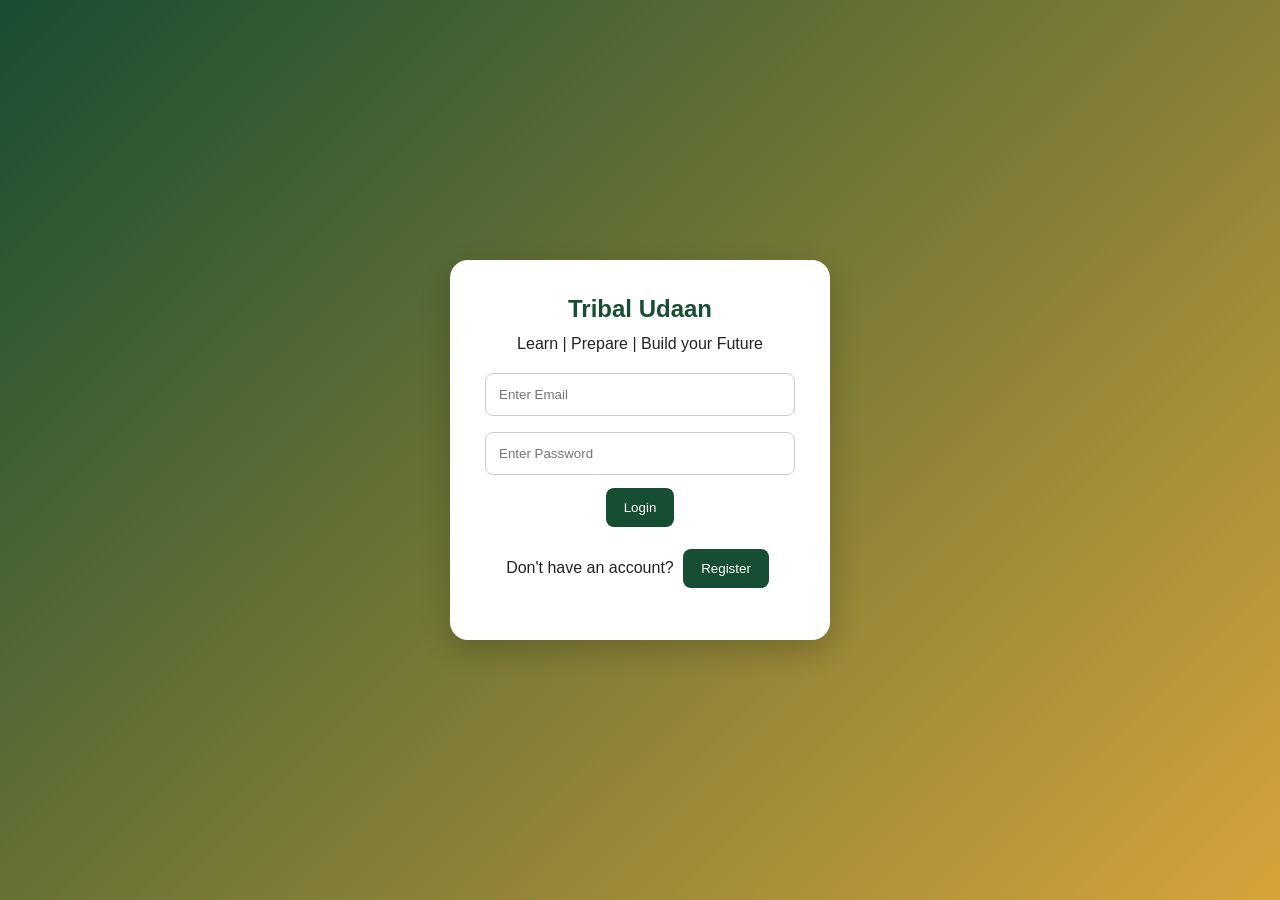
<file: newudaan.html>
<!DOCTYPE html>
<html lang="en">
<head>
    <meta charset="UTF-8">
    <meta name="viewport" content="width=device-width, initial-scale=1.0">

    <title>Tribal Udaan | Learn Prepare Build your Future</title>

    <link rel="stylesheet" href="newudaan.css">
</head>

<body>

    <!-- LOGIN -->
    <section id="loginPage" class="auth-page">
        <div class="auth-box">

            <h1>Tribal Udaan</h1>
            <p>Learn | Prepare | Build your Future</p>

            <input
                type="email"
                id="loginEmail"
                placeholder="Enter Email"
            >

            <input
                type="password"
                id="loginPassword"
                placeholder="Enter Password"
            >

            <button onclick="login()">Login</button>

            <p id="loginMessage"></p>

            <p>
                Don't have an account?
                <button onclick="showRegister()">Register</button>
            </p>

        </div>
    </section>


    <!-- REGISTER -->
    <section id="registerPage" class="auth-page hidden">

        <div class="auth-box">

            <h1>Create Account</h1>

            <input
                type="text"
                id="registerName"
                placeholder="Full Name"
            >

            <input
                type="email"
                id="registerEmail"
                placeholder="Email"
            >

            <input
                type="password"
                id="registerPassword"
                placeholder="Password"
            >

            <button type="button" onclick="register()">Register</button>

            <p id="registerMessage"></p>

            <button type="button" onclick="showLogin()">Back to Login</button>

        </div>

    </section>


    <!-- MAIN APPLICATION -->
    <div id="app" class="hidden">

        <!-- NAVBAR -->
        <header class="navbar">

            <div class="logo">
                Tribal Udaan
            </div>

            <button onclick="toggleDarkMode()">
                🌙 Dark Mode
            </button>

            <button onclick="logout()">
                Logout
            </button>

        </header>


        <!-- SIDEBAR -->
        <aside class="sidebar">

            <button onclick="showPage('dashboard')">
                🏠 Dashboard
            </button>

            <button onclick="showPage('courses')">
                📚 Courses
            </button>

            <button onclick="showPage('materials')">
                📖 Study Materials
            </button>

            <button onclick="showPage('quiz')">
                📝 Quiz
            </button>

            <button onclick="showPage('assistant')">
                🤖 Study Assistant
            </button>

            <button onclick="showPage('progress')">
                📊 Progress
            </button>

            <button onclick="showPage('certificates')">
                🏆 Certificates
            </button>

            <button onclick="showPage('profile')">
                👤 Profile
            </button>

        </aside>


        <!-- CONTENT -->
        <main class="content">

            <!-- DASHBOARD -->
            <section id="dashboard" class="page">

                <h1>Welcome to Tribal Udaan 👋</h1>

                <p>
                    Learn new skills, prepare for exams
                    and build your future.
                </p>

                <div class="cards">

                    <div class="card">
                        <h2>06</h2>
                        <p>Enrolled Courses</p>
                    </div>

                    <div class="card">
                        <h2>24</h2>
                        <p>Lessons Completed</p>
                    </div>

                    <div class="card">
                        <h2>72%</h2>
                        <p>Average Progress</p>
                    </div>

                    <div class="card">
                        <h2>03</h2>
                        <p>Certificates</p>
                    </div>

                </div>

            </section>


            <!-- COURSES -->
            <section id="courses" class="page hidden">

                <h1>Course Library</h1>

                <input
                    type="text"
                    id="courseSearch"
                    placeholder="Search courses..."
                    onkeyup="searchCourses()"
                >

                <div id="courseList">

                    <div class="course-card">

                        <h2>HTML & CSS Mastery</h2>

                        <p>32 Lessons • 8 Hours</p>

                        <div class="progress">
                            <div style="width:90%"></div>
                        </div>

                        <button onclick="continueCourse('HTML & CSS')">
                            Continue Learning
                        </button>

                    </div>


                    <div class="course-card">

                        <h2>JavaScript Mastery</h2>

                        <p>28 Lessons • 7 Hours</p>

                        <div class="progress">
                            <div style="width:54%"></div>
                        </div>

                        <button onclick="continueCourse('JavaScript')">
                            Continue Learning
                        </button>

                    </div>


                    <div class="course-card">

                        <h2>Python Programming</h2>

                        <p>30 Lessons • 9 Hours</p>

                        <div class="progress">
                            <div style="width:45%"></div>
                        </div>

                        <button onclick="continueCourse('Python')">
                            Continue Learning
                        </button>

                    </div>

                </div>

            </section>


            <!-- MATERIALS -->
            <section id="materials" class="page hidden">

                <h1>Study Materials</h1>

                <div class="material-box">

                    <h3>Previous Year Papers</h3>
                    <button>Download</button>

                </div>

                <div class="material-box">

                    <h3>Mock Test Papers</h3>
                    <button>Open</button>

                </div>

                <div class="material-box">

                    <h3>Revision Notes</h3>
                    <button>View Notes</button>

                </div>

            </section>


            <!-- QUIZ -->
            <section id="quiz" class="page hidden">

                <h1>Quiz</h1>

                <div id="quizContainer">

                    <h3 id="question"></h3>

                    <div id="options"></div>

                    <button onclick="nextQuestion()">
                        Next Question
                    </button>

                    <p id="quizResult"></p>

                </div>

            </section>


            <!-- WIKIPEDIA ASSISTANT -->
            <section id="assistant" class="page hidden">

                <h1>🤖 Wikipedia Study Assistant</h1>

                <p>
                    Search any topic and get learning information.
                </p>

                <div class="search-box">

                    <input
                        type="text"
                        id="wikiSearch"
                        placeholder="Search a topic..."
                    >

                    <button onclick="searchWikipedia()">
                        Search
                    </button>

                </div>

                <div id="wikiResult"></div>

            </section>


            <!-- PROGRESS -->
            <section id="progress" class="page hidden">

                <h1>My Progress</h1>

                <h3>HTML & CSS</h3>

                <div class="progress">
                    <div style="width:90%"></div>
                </div>

                <h3>JavaScript</h3>

                <div class="progress">
                    <div style="width:72%"></div>
                </div>

                <h3>Python</h3>

                <div class="progress">
                    <div style="width:45%"></div>
                </div>

            </section>


            <!-- CERTIFICATES -->
            <section id="certificates" class="page hidden">

                <h1>🏆 Certificates</h1>

                <div class="certificate">

                    <h2>Tribal Udaan</h2>

                    <p>
                        Certificate of Completion
                    </p>

                    <h3 id="certificateName">
                        Student
                    </h3>

                    <button onclick="downloadCertificate()">
                        Download Certificate
                    </button>

                </div>

            </section>


            <!-- PROFILE -->
            <section id="profile" class="page hidden">

                <h1>My Profile</h1>

                <input id="profileName" placeholder="Name">

                <input id="profileEmail" placeholder="Email">

                <button onclick="saveProfile()">
                    Save Profile
                </button>

                <p id="profileMessage"></p>

            </section>

        </main>

    </div>


    <script src="newudaan.js"></script>
    <script src="udaacourse.js"></script>
    <script src="udaanquiz.js"></script>
    <script src="udaanAPI.js"></script>

</body>
</html>
</file>
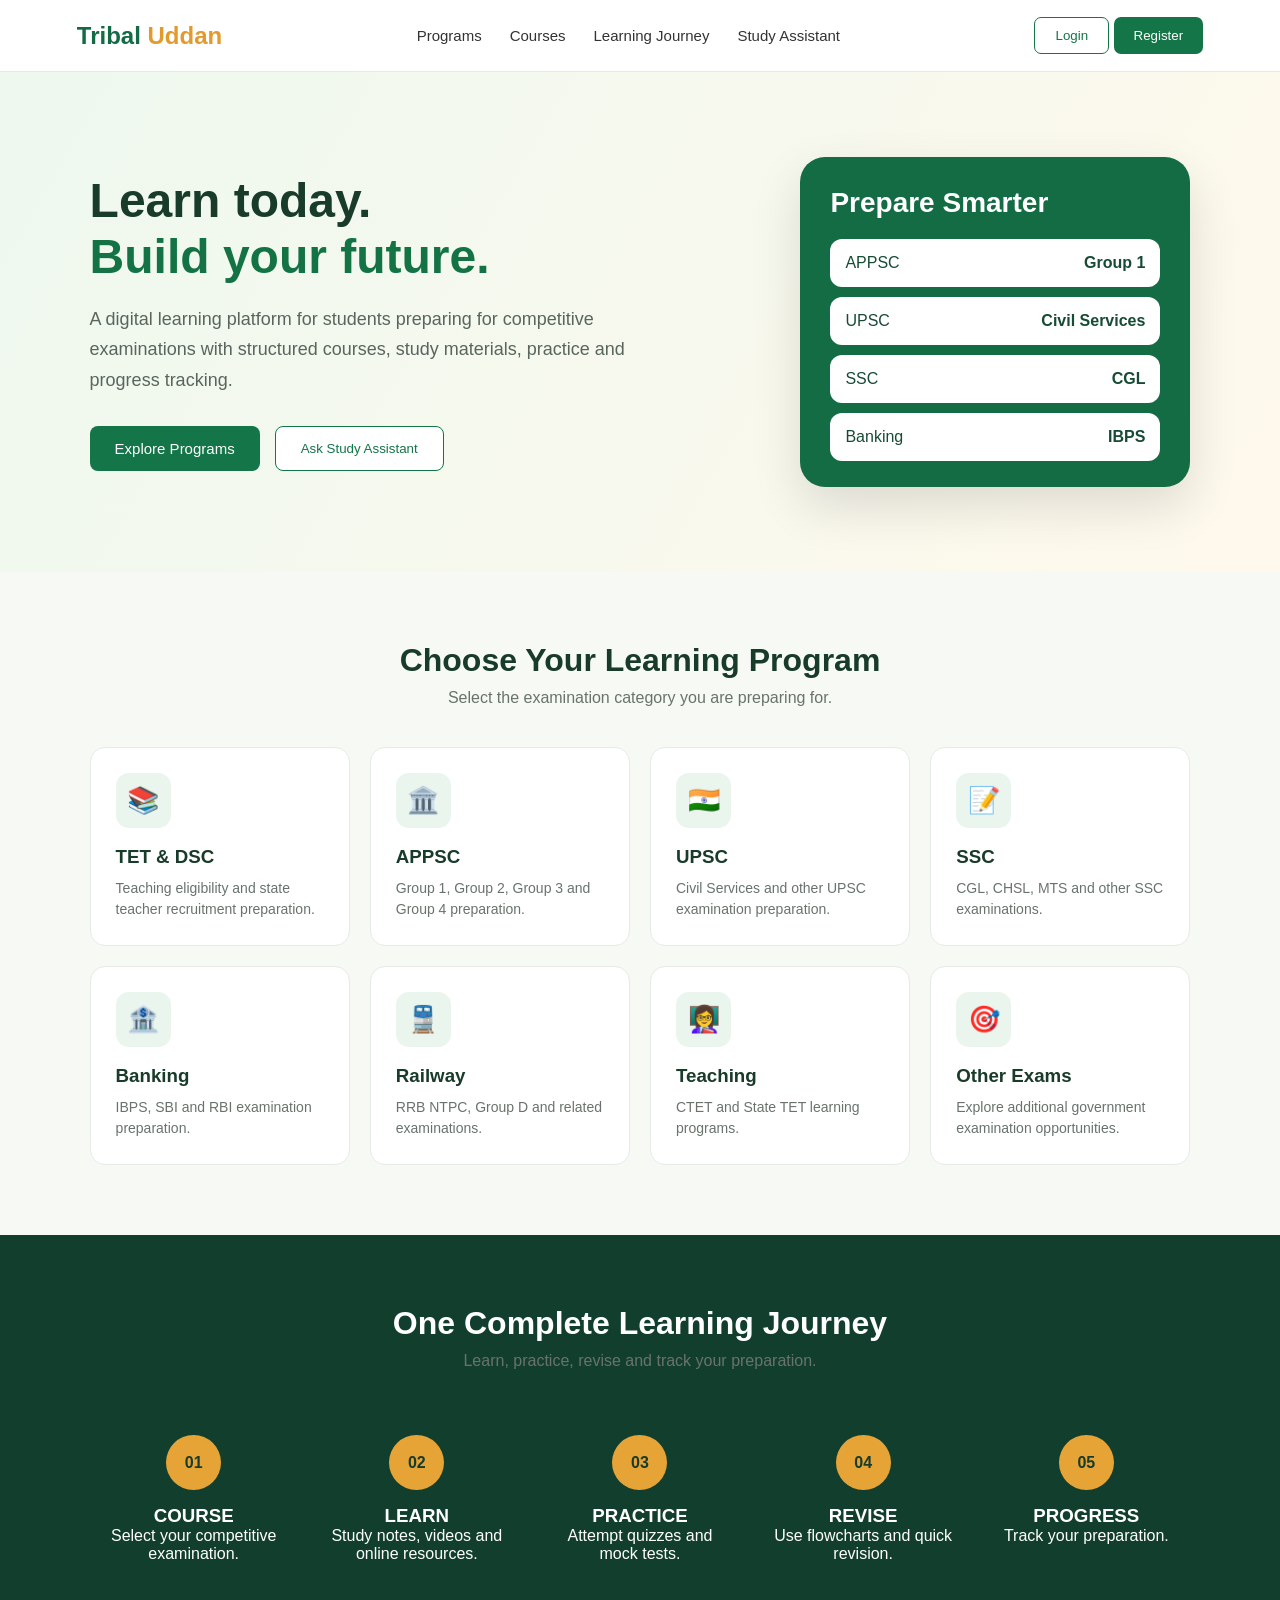
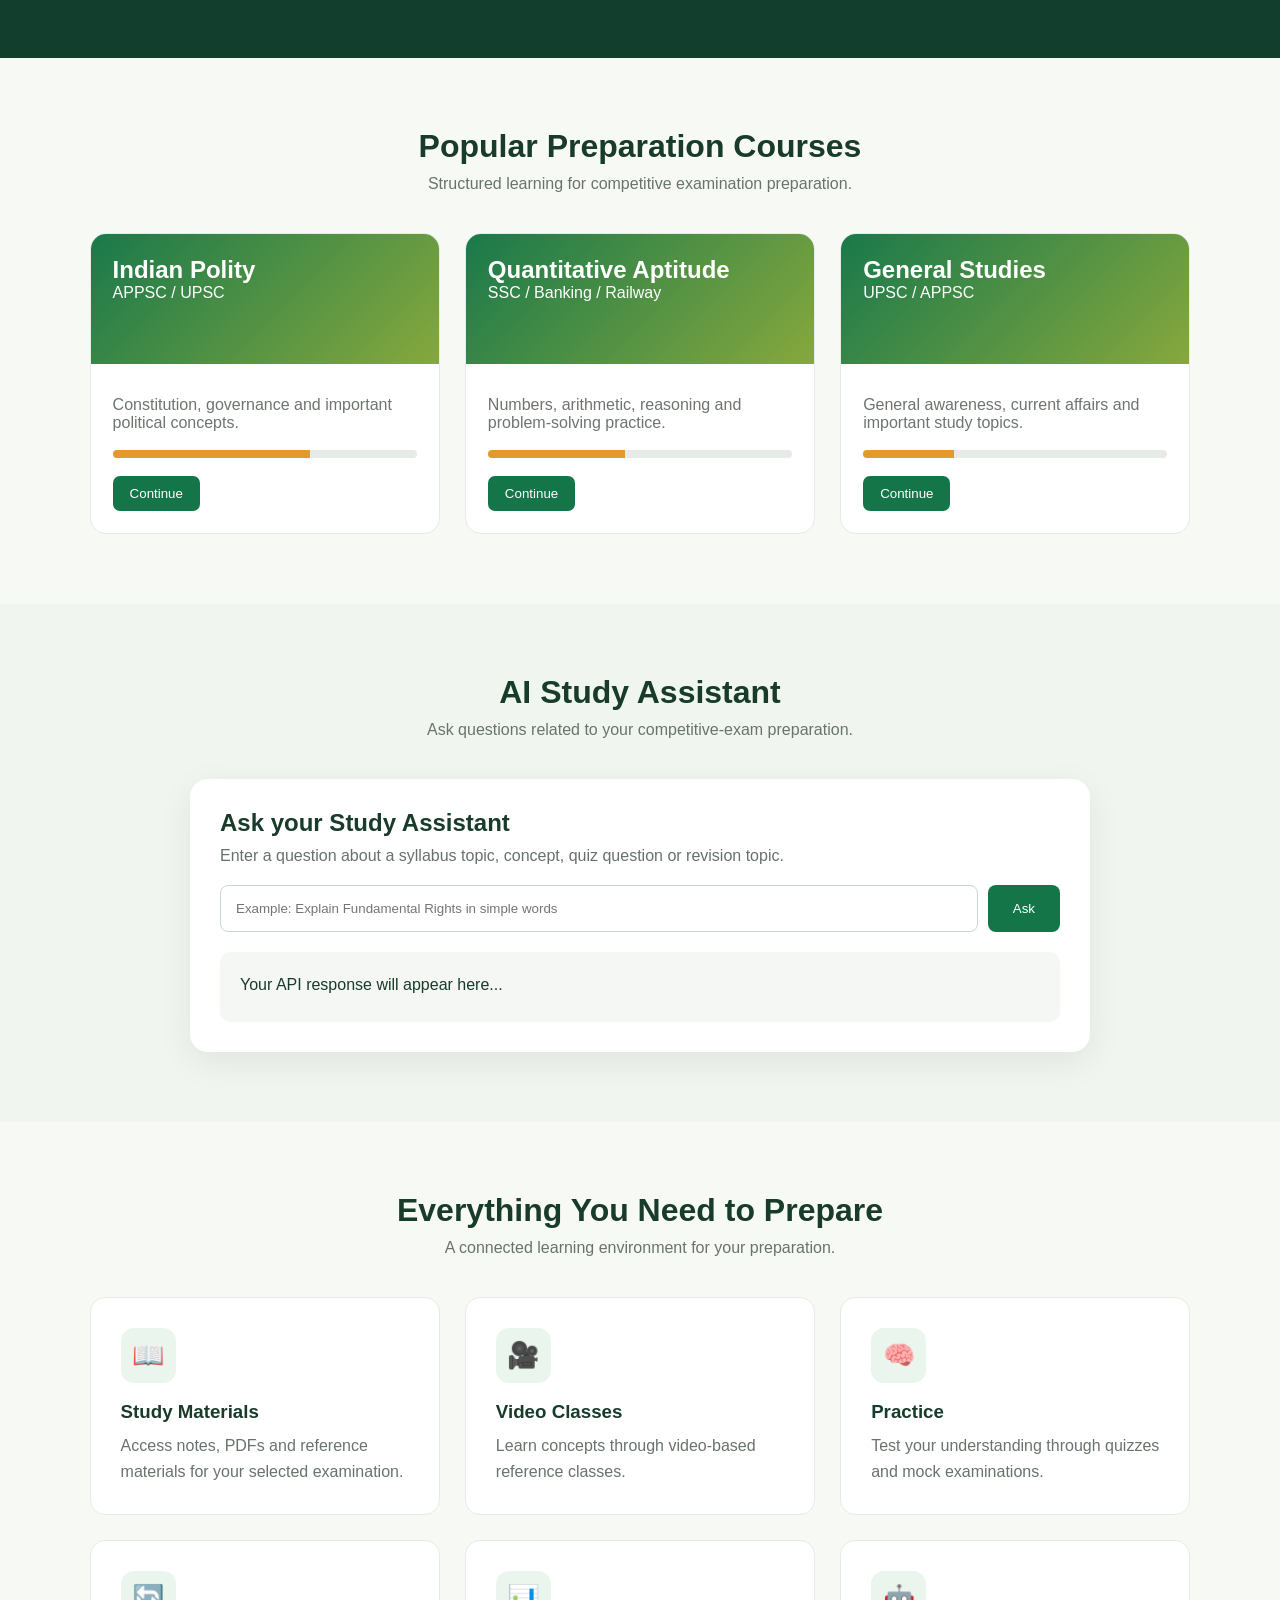
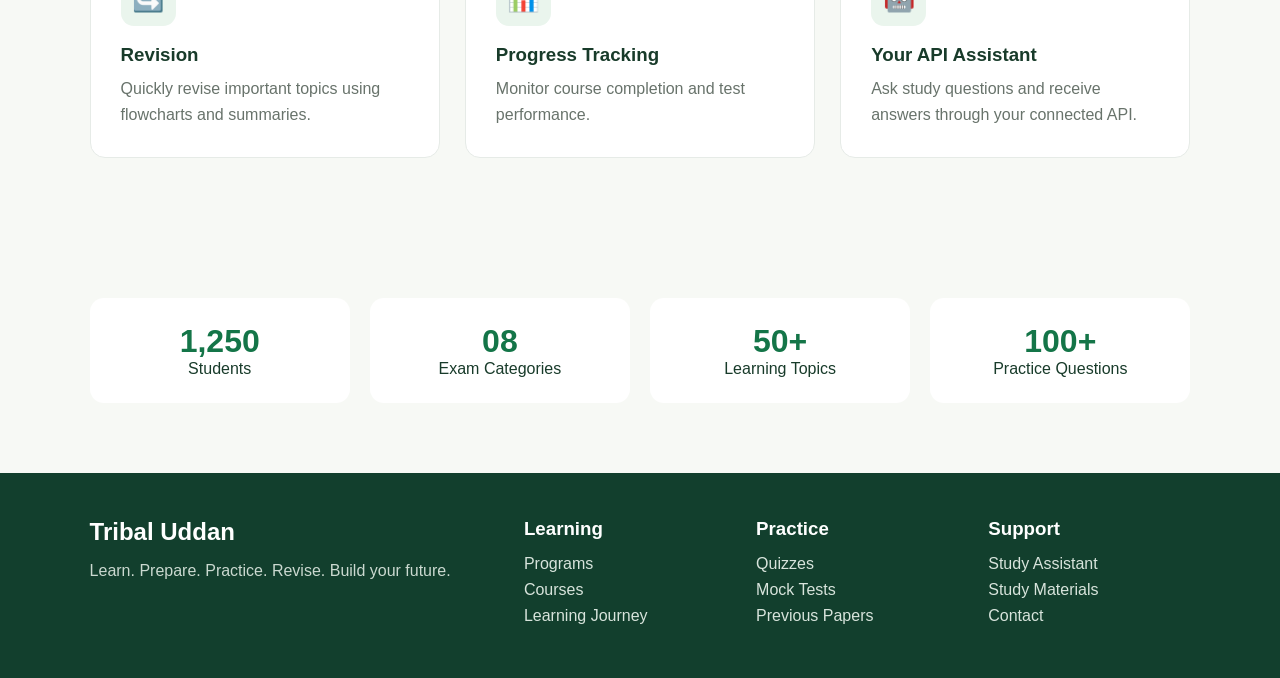
<file: tribal.html>
<!DOCTYPE html>
<html lang="en">
<head>
<meta charset="UTF-8">
<meta name="viewport" content="width=device-width, initial-scale=1.0">

<title>Tribal Uddan | Learning Platform</title>

<style>

*{
    margin:0;
    padding:0;
    box-sizing:border-box;
    font-family:Arial, sans-serif;
}

body{
    background:#f7f9f5;
    color:#183b2a;
}

/* ================= NAVBAR ================= */

.navbar{
    height:72px;
    display:flex;
    align-items:center;
    justify-content:space-between;
    padding:0 6%;
    background:white;
    border-bottom:1px solid #e5e9e4;
    position:sticky;
    top:0;
    z-index:1000;
}

.logo{
    font-size:24px;
    font-weight:bold;
    color:#126b45;
}

.logo span{
    color:#e39a2d;
}

.nav-links{
    display:flex;
    gap:28px;
    align-items:center;
}

.nav-links a{
    text-decoration:none;
    color:#333;
    font-size:15px;
    cursor:pointer;
}

.nav-links a:hover{
    color:#147548;
}

.login-btn{
    border:1px solid #147548;
    padding:10px 20px;
    border-radius:7px;
    background:white;
    color:#147548;
    cursor:pointer;
}

.register-btn{
    padding:11px 20px;
    border:none;
    border-radius:7px;
    background:#147548;
    color:white;
    cursor:pointer;
}

/* ================= HERO ================= */

.hero{
    min-height:500px;
    display:flex;
    align-items:center;
    justify-content:space-between;
    padding:70px 7%;
    background:linear-gradient(120deg,#eef8ef,#fff9ec);
}

.hero-text{
    max-width:570px;
}

.hero-text h1{
    font-size:48px;
    line-height:1.15;
    margin-bottom:20px;
}

.hero-text h1 span{
    color:#137344;
}

.hero-text p{
    font-size:18px;
    line-height:1.7;
    color:#59655d;
    margin-bottom:30px;
}

.hero-buttons{
    display:flex;
    gap:15px;
}

.primary{
    background:#147548;
    color:white;
    border:none;
    padding:14px 25px;
    border-radius:8px;
    cursor:pointer;
    font-size:15px;
}

.secondary{
    background:white;
    color:#147548;
    border:1px solid #147548;
    padding:14px 25px;
    border-radius:8px;
    cursor:pointer;
}

.hero-card{
    width:390px;
    height:330px;
    background:#146c45;
    border-radius:25px;
    padding:30px;
    color:white;
    box-shadow:0 20px 50px rgba(0,0,0,.12);
}

.hero-card h2{
    font-size:28px;
    margin-bottom:20px;
}

.exam-mini{
    background:white;
    color:#174b35;
    padding:15px;
    border-radius:12px;
    margin:10px 0;
    display:flex;
    justify-content:space-between;
}

/* ================= SECTION ================= */

.section{
    padding:70px 7%;
}

.section-title{
    text-align:center;
    margin-bottom:40px;
}

.section-title h2{
    font-size:32px;
    margin-bottom:10px;
}

.section-title p{
    color:#69736c;
}

/* ================= PROGRAM CARDS ================= */

.program-grid{
    display:grid;
    grid-template-columns:repeat(4,1fr);
    gap:20px;
}

.program{
    background:white;
    border-radius:15px;
    padding:25px;
    border:1px solid #e5ebe6;
    transition:.3s;
    cursor:pointer;
}

.program:hover{
    transform:translateY(-7px);
    box-shadow:0 15px 35px rgba(0,0,0,.08);
}

.icon{
    width:55px;
    height:55px;
    display:flex;
    align-items:center;
    justify-content:center;
    background:#eaf5ed;
    border-radius:13px;
    font-size:26px;
    margin-bottom:18px;
}

.program h3{
    margin-bottom:10px;
}

.program p{
    color:#69736c;
    line-height:1.5;
    font-size:14px;
}

/* ================= LEARNING JOURNEY ================= */

.journey{
    background:#123f2d;
    color:white;
}

.journey-grid{
    display:grid;
    grid-template-columns:repeat(5,1fr);
    gap:15px;
}

.step{
    text-align:center;
    padding:25px 15px;
}

.step-number{
    width:55px;
    height:55px;
    background:#e7a436;
    color:#183b2a;
    border-radius:50%;
    display:flex;
    align-items:center;
    justify-content:center;
    margin:0 auto 15px;
    font-weight:bold;
}

/* ================= COURSES ================= */

.course-grid{
    display:grid;
    grid-template-columns:repeat(3,1fr);
    gap:25px;
}

.course{
    background:white;
    border-radius:16px;
    overflow:hidden;
    border:1px solid #e6ebe7;
}

.course-top{
    height:130px;
    background:linear-gradient(135deg,#19794b,#86a83d);
    padding:22px;
    color:white;
}

.course-body{
    padding:22px;
}

.course-body p{
    color:#6d756f;
    margin:10px 0 18px;
}

.progress{
    height:8px;
    background:#e6ebe7;
    border-radius:10px;
    overflow:hidden;
}

.progress-bar{
    height:100%;
    background:#e39a2d;
}

.course button{
    margin-top:18px;
    border:none;
    background:#147548;
    color:white;
    padding:10px 17px;
    border-radius:7px;
    cursor:pointer;
}

/* ================= API ASSISTANT ================= */

.api-section{
    background:#f0f6ef;
}

.api-box{
    max-width:900px;
    margin:auto;
    background:white;
    padding:30px;
    border-radius:18px;
    box-shadow:0 10px 35px rgba(0,0,0,.07);
}

.api-box h2{
    margin-bottom:10px;
}

.api-box p{
    color:#66716a;
    margin-bottom:20px;
}

.api-input{
    display:flex;
    gap:10px;
}

.api-input input{
    flex:1;
    padding:15px;
    border:1px solid #ccd7ce;
    border-radius:8px;
    outline:none;
}

.api-input button{
    background:#147548;
    color:white;
    border:none;
    padding:0 25px;
    border-radius:8px;
    cursor:pointer;
}

.api-response{
    margin-top:20px;
    background:#f4f7f4;
    padding:20px;
    border-radius:10px;
    min-height:70px;
    line-height:1.6;
}

/* ================= FEATURES ================= */

.feature-grid{
    display:grid;
    grid-template-columns:repeat(3,1fr);
    gap:25px;
}

.feature{
    padding:30px;
    background:white;
    border-radius:15px;
    border:1px solid #e6ebe7;
}

.feature h3{
    margin:15px 0 10px;
}

.feature p{
    color:#68736b;
    line-height:1.6;
}

/* ================= STATS ================= */

.stats{
    display:grid;
    grid-template-columns:repeat(4,1fr);
    gap:20px;
}

.stat{
    background:#fff;
    padding:25px;
    border-radius:14px;
    text-align:center;
}

.stat h2{
    color:#147548;
    font-size:32px;
}

/* ================= FOOTER ================= */

footer{
    background:#123f2d;
    color:white;
    padding:45px 7%;
}

.footer-grid{
    display:grid;
    grid-template-columns:2fr 1fr 1fr 1fr;
    gap:30px;
}

footer p{
    color:#cbd9d0;
    line-height:1.6;
    margin-top:12px;
}

footer h3{
    margin-bottom:15px;
}

footer a{
    display:block;
    color:#d8e4dc;
    text-decoration:none;
    margin:8px 0;
}

/* ================= RESPONSIVE ================= */

@media(max-width:900px){

    .nav-links{
        display:none;
    }

    .hero{
        flex-direction:column;
        gap:40px;
        text-align:center;
    }

    .hero-buttons{
        justify-content:center;
    }

    .program-grid{
        grid-template-columns:repeat(2,1fr);
    }

    .course-grid{
        grid-template-columns:1fr;
    }

    .journey-grid{
        grid-template-columns:repeat(2,1fr);
    }

    .feature-grid{
        grid-template-columns:1fr;
    }

    .stats{
        grid-template-columns:repeat(2,1fr);
    }

    .footer-grid{
        grid-template-columns:1fr 1fr;
    }
}

@media(max-width:600px){

    .hero-text h1{
        font-size:36px;
    }

    .hero-card{
        width:100%;
    }

    .program-grid{
        grid-template-columns:1fr;
    }

    .journey-grid{
        grid-template-columns:1fr;
    }

    .stats{
        grid-template-columns:1fr;
    }

    .footer-grid{
        grid-template-columns:1fr;
    }

    .api-input{
        flex-direction:column;
    }

    .api-input button{
        padding:14px;
    }
}

</style>
</head>

<body>

<!-- ================= NAVBAR ================= -->

<nav class="navbar">

    <div class="logo">
        Tribal <span>Uddan</span>
    </div>

    <div class="nav-links">
        <a onclick="scrollToSection('programs')">Programs</a>
        <a onclick="scrollToSection('courses')">Courses</a>
        <a onclick="scrollToSection('journey')">Learning Journey</a>
        <a onclick="scrollToSection('assistant')">Study Assistant</a>
    </div>

    <div>
        <button class="login-btn" onclick="login()">Login</button>
        <button class="register-btn" onclick="register()">Register</button>
    </div>

</nav>


<!-- ================= HERO ================= -->

<section class="hero">

    <div class="hero-text">

        <h1>
            Learn today.<br>
            <span>Build your future.</span>
        </h1>

        <p>
            A digital learning platform for students preparing
            for competitive examinations with structured courses,
            study materials, practice and progress tracking.
        </p>

        <div class="hero-buttons">

            <button class="primary"
                    onclick="scrollToSection('programs')">
                Explore Programs
            </button>

            <button class="secondary"
                    onclick="scrollToSection('assistant')">
                Ask Study Assistant
            </button>

        </div>

    </div>


    <div class="hero-card">

        <h2>Prepare Smarter</h2>

        <div class="exam-mini">
            <span>APPSC</span>
            <strong>Group 1</strong>
        </div>

        <div class="exam-mini">
            <span>UPSC</span>
            <strong>Civil Services</strong>
        </div>

        <div class="exam-mini">
            <span>SSC</span>
            <strong>CGL</strong>
        </div>

        <div class="exam-mini">
            <span>Banking</span>
            <strong>IBPS</strong>
        </div>

    </div>

</section>


<!-- ================= PROGRAMS ================= -->

<section class="section" id="programs">

    <div class="section-title">

        <h2>Choose Your Learning Program</h2>

        <p>
            Select the examination category you are preparing for.
        </p>

    </div>


    <div class="program-grid">

        <div class="program" onclick="selectExam('TET & DSC')">

            <div class="icon">📚</div>

            <h3>TET & DSC</h3>

            <p>
                Teaching eligibility and state teacher recruitment
                preparation.
            </p>

        </div>


        <div class="program" onclick="selectExam('APPSC')">

            <div class="icon">🏛️</div>

            <h3>APPSC</h3>

            <p>
                Group 1, Group 2, Group 3 and Group 4 preparation.
            </p>

        </div>


        <div class="program" onclick="selectExam('UPSC')">

            <div class="icon">🇮🇳</div>

            <h3>UPSC</h3>

            <p>
                Civil Services and other UPSC examination preparation.
            </p>

        </div>


        <div class="program" onclick="selectExam('SSC')">

            <div class="icon">📝</div>

            <h3>SSC</h3>

            <p>
                CGL, CHSL, MTS and other SSC examinations.
            </p>

        </div>


        <div class="program" onclick="selectExam('Banking')">

            <div class="icon">🏦</div>

            <h3>Banking</h3>

            <p>
                IBPS, SBI and RBI examination preparation.
            </p>

        </div>


        <div class="program" onclick="selectExam('Railway')">

            <div class="icon">🚆</div>

            <h3>Railway</h3>

            <p>
                RRB NTPC, Group D and related examinations.
            </p>

        </div>


        <div class="program" onclick="selectExam('Teaching')">

            <div class="icon">👩‍🏫</div>

            <h3>Teaching</h3>

            <p>
                CTET and State TET learning programs.
            </p>

        </div>


        <div class="program" onclick="selectExam('Other Government Exams')">

            <div class="icon">🎯</div>

            <h3>Other Exams</h3>

            <p>
                Explore additional government examination
                opportunities.
            </p>

        </div>

    </div>

</section>


<!-- ================= LEARNING JOURNEY ================= -->

<section class="section journey" id="journey">

    <div class="section-title">

        <h2>One Complete Learning Journey</h2>

        <p>
            Learn, practice, revise and track your preparation.
        </p>

    </div>


    <div class="journey-grid">

        <div class="step">

            <div class="step-number">01</div>

            <h3>COURSE</h3>

            <p>Select your competitive examination.</p>

        </div>


        <div class="step">

            <div class="step-number">02</div>

            <h3>LEARN</h3>

            <p>Study notes, videos and online resources.</p>

        </div>


        <div class="step">

            <div class="step-number">03</div>

            <h3>PRACTICE</h3>

            <p>Attempt quizzes and mock tests.</p>

        </div>


        <div class="step">

            <div class="step-number">04</div>

            <h3>REVISE</h3>

            <p>Use flowcharts and quick revision.</p>

        </div>


        <div class="step">

            <div class="step-number">05</div>

            <h3>PROGRESS</h3>

            <p>Track your preparation.</p>

        </div>

    </div>

</section>


<!-- ================= COURSES ================= -->

<section class="section" id="courses">

    <div class="section-title">

        <h2>Popular Preparation Courses</h2>

        <p>
            Structured learning for competitive examination preparation.
        </p>

    </div>


    <div class="course-grid">

        <div class="course">

            <div class="course-top">

                <h2>Indian Polity</h2>

                <p>APPSC / UPSC</p>

            </div>

            <div class="course-body">

                <p>
                    Constitution, governance and important
                    political concepts.
                </p>

                <div class="progress">
                    <div class="progress-bar"
                         style="width:65%">
                    </div>
                </div>

                <button onclick="openCourse('Indian Polity')">
                    Continue
                </button>

            </div>

        </div>


        <div class="course">

            <div class="course-top">

                <h2>Quantitative Aptitude</h2>

                <p>SSC / Banking / Railway</p>

            </div>

            <div class="course-body">

                <p>
                    Numbers, arithmetic, reasoning and
                    problem-solving practice.
                </p>

                <div class="progress">
                    <div class="progress-bar"
                         style="width:45%">
                    </div>
                </div>

                <button onclick="openCourse('Quantitative Aptitude')">
                    Continue
                </button>

            </div>

        </div>


        <div class="course">

            <div class="course-top">

                <h2>General Studies</h2>

                <p>UPSC / APPSC</p>

            </div>

            <div class="course-body">

                <p>
                    General awareness, current affairs and
                    important study topics.
                </p>

                <div class="progress">
                    <div class="progress-bar"
                         style="width:30%">
                    </div>
                </div>

                <button onclick="openCourse('General Studies')">
                    Continue
                </button>

            </div>

        </div>

    </div>

</section>


<!-- ================= API STUDY ASSISTANT ================= -->

<section class="section api-section" id="assistant">

    <div class="section-title">

        <h2>AI Study Assistant</h2>

        <p>
            Ask questions related to your competitive-exam preparation.
        </p>

    </div>


    <div class="api-box">

        <h2>Ask your Study Assistant</h2>

        <p>
            Enter a question about a syllabus topic, concept,
            quiz question or revision topic.
        </p>


        <div class="api-input">

            <input
                type="text"
                id="question"
                placeholder="Example: Explain Fundamental Rights in simple words"
            >

            <button onclick="askAPI()">
                Ask
            </button>

        </div>


        <div class="api-response" id="apiResponse">

            Your API response will appear here...

        </div>

    </div>

</section>


<!-- ================= FEATURES ================= -->

<section class="section">

    <div class="section-title">

        <h2>Everything You Need to Prepare</h2>

        <p>
            A connected learning environment for your preparation.
        </p>

    </div>


    <div class="feature-grid">

        <div class="feature">

            <div class="icon">📖</div>

            <h3>Study Materials</h3>

            <p>
                Access notes, PDFs and reference materials
                for your selected examination.
            </p>

        </div>


        <div class="feature">

            <div class="icon">🎥</div>

            <h3>Video Classes</h3>

            <p>
                Learn concepts through video-based
                reference classes.
            </p>

        </div>


        <div class="feature">

            <div class="icon">🧠</div>

            <h3>Practice</h3>

            <p>
                Test your understanding through quizzes
                and mock examinations.
            </p>

        </div>


        <div class="feature">

            <div class="icon">🔄</div>

            <h3>Revision</h3>

            <p>
                Quickly revise important topics using
                flowcharts and summaries.
            </p>

        </div>


        <div class="feature">

            <div class="icon">📊</div>

            <h3>Progress Tracking</h3>

            <p>
                Monitor course completion and
                test performance.
            </p>

        </div>


        <div class="feature">

            <div class="icon">🤖</div>

            <h3>Your API Assistant</h3>

            <p>
                Ask study questions and receive answers
                through your connected API.
            </p>

        </div>

    </div>

</section>


<!-- ================= STATS ================= -->

<section class="section">

    <div class="stats">

        <div class="stat">

            <h2 id="studentCount">0</h2>

            <p>Students</p>

        </div>


        <div class="stat">

            <h2>08</h2>

            <p>Exam Categories</p>

        </div>


        <div class="stat">

            <h2>50+</h2>

            <p>Learning Topics</p>

        </div>


        <div class="stat">

            <h2>100+</h2>

            <p>Practice Questions</p>

        </div>

    </div>

</section>


<!-- ================= FOOTER ================= -->

<footer>

    <div class="footer-grid">

        <div>

            <h2>Tribal Uddan</h2>

            <p>
                Learn. Prepare. Practice. Revise.
                Build your future.
            </p>

        </div>


        <div>

            <h3>Learning</h3>

            <a href="#programs">Programs</a>
            <a href="#courses">Courses</a>
            <a href="#journey">Learning Journey</a>

        </div>


        <div>

            <h3>Practice</h3>

            <a href="#">Quizzes</a>
            <a href="#">Mock Tests</a>
            <a href="#">Previous Papers</a>

        </div>


        <div>

            <h3>Support</h3>

            <a href="#assistant">Study Assistant</a>
            <a href="#">Study Materials</a>
            <a href="#">Contact</a>

        </div>

    </div>

</footer>


<script>

/* ================= NAVIGATION ================= */

function scrollToSection(id){

    document.getElementById(id).scrollIntoView({
        behavior:"smooth"
    });

}


/* ================= EXAM SELECTION ================= */

function selectExam(exam){

    localStorage.setItem("selectedExam",exam);

    alert(
        "You selected " +
        exam +
        ". Your learning program will be prepared for this exam."
    );

}


/* ================= LOGIN ================= */

function login(){

    alert("Login section will be connected to your registration system.");

}


/* ================= REGISTER ================= */

function register(){

    alert("Registration section will be connected here.");

}


/* ================= COURSE ================= */

function openCourse(course){

    localStorage.setItem("currentCourse",course);

    alert(
        "Opening " +
        course +
        " learning section."
    );

}


/* ================= API ================= */

async function askAPI(){

    const question =
        document.getElementById("question").value.trim();

    const responseBox =
        document.getElementById("apiResponse");


    if(question === ""){

        responseBox.innerText =
            "Please enter your question.";

        return;

    }


    responseBox.innerText =
        "Thinking...";


    try{

        /*
        ==================================================
        PUT YOUR BACKEND API URL HERE
        ==================================================
        */

        const API_URL =
            "https://YOUR-BACKEND-API-URL.com/ask";


        const response = await fetch(API_URL,{

            method:"POST",

            headers:{
                "Content-Type":"application/json"
            },

            body:JSON.stringify({

                question:question,

                exam:
                    localStorage.getItem("selectedExam")
                    || "General Competitive Exams"

            })

        });


        if(!response.ok){

            throw new Error("API request failed");

        }


        const data =
            await response.json();


        responseBox.innerText =
            data.answer ||
            data.response ||
            "No answer received.";


    }

    catch(error){

        console.error(error);

        responseBox.innerText =
            "API connection is not configured yet. " +
            "Add your backend API URL inside askAPI().";

    }

}


/* ================= DEMO STUDENT COUNTER ================= */

let students =
    Number(localStorage.getItem("students")) || 1250;

document.getElementById("studentCount").innerText =
    students.toLocaleString();


</script>

</body>
</html>
</file>
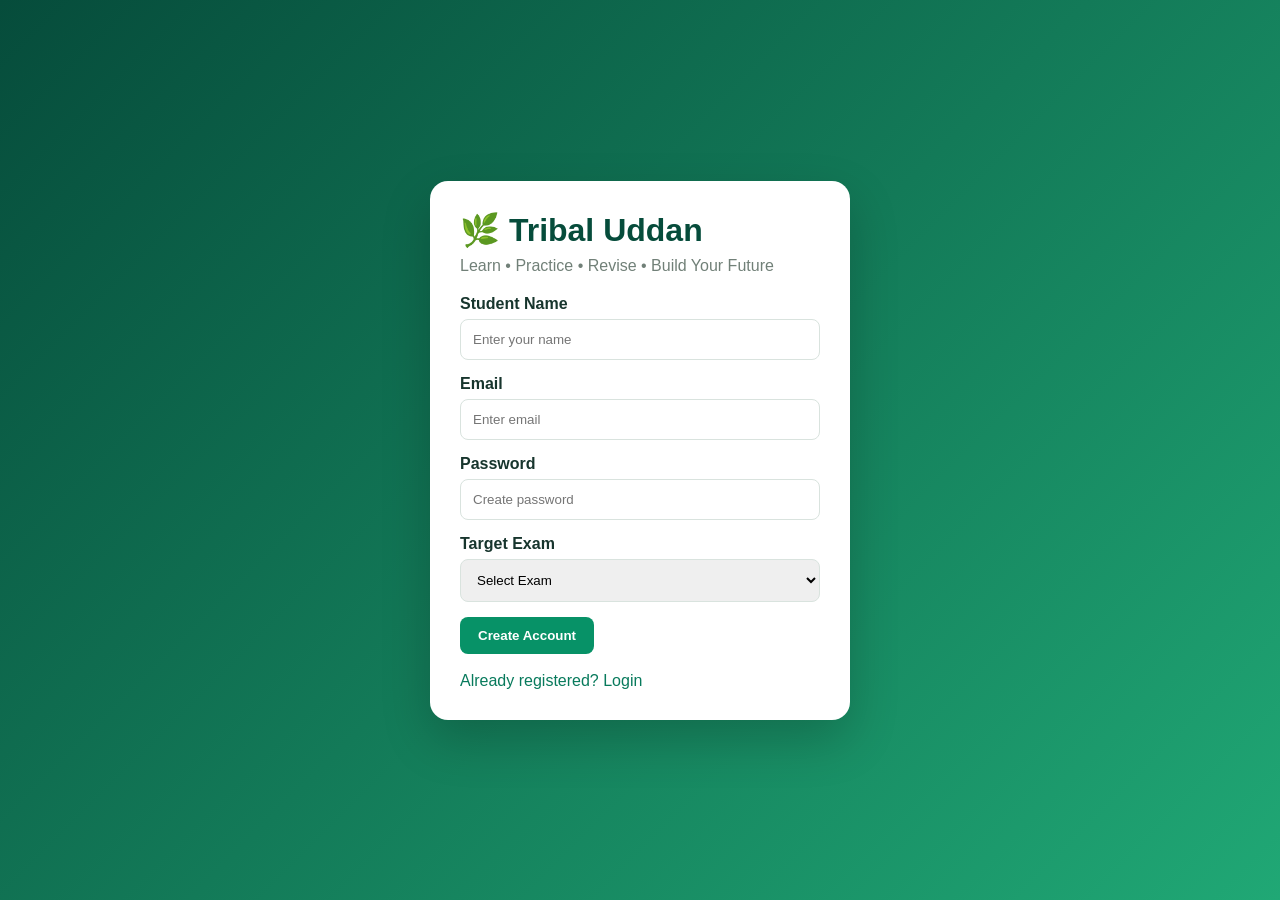
<file: TU.html>
<!DOCTYPE html>
<html lang="en">
<head>
<meta charset="UTF-8">
<meta name="viewport" content="width=device-width, initial-scale=1.0">

<title>Tribal Uddan | Learning Platform</title>

<style>
*{
    margin:0;
    padding:0;
    box-sizing:border-box;
}

body{
    font-family:"Segoe UI",Arial,sans-serif;
    background:#f4f8f5;
    color:#17352d;
    transition:.3s;
}

button,input,select,textarea{
    font-family:inherit;
}

button{
    cursor:pointer;
    border:none;
}

a{
    text-decoration:none;
}

.app{
    min-height:100vh;
}

/* SIDEBAR */

.sidebar{
    width:245px;
    position:fixed;
    top:0;
    bottom:0;
    left:0;
    background:linear-gradient(180deg,#064c3b,#07372e);
    color:white;
    overflow-y:auto;
    z-index:1000;
}

.logo{
    padding:22px;
    border-bottom:1px solid rgba(255,255,255,.15);
}

.logo h1{
    font-size:22px;
}

.logo p{
    font-size:11px;
    color:#b7ddd0;
    margin-top:5px;
}

.menu-title{
    padding:18px 18px 7px;
    font-size:11px;
    color:#a7d1c3;
    text-transform:uppercase;
}

.menu-btn{
    width:calc(100% - 20px);
    margin:3px 10px;
    padding:12px 15px;
    background:transparent;
    color:#e7f5f0;
    border-radius:24px;
    text-align:left;
    font-size:14px;
}

.menu-btn:hover,
.menu-btn.active{
    background:#20a875;
}

/* MAIN */

.main{
    margin-left:245px;
    min-height:100vh;
}

.topbar{
    height:70px;
    background:white;
    display:flex;
    align-items:center;
    justify-content:space-between;
    padding:0 30px;
    border-bottom:1px solid #e0e8e3;
    position:sticky;
    top:0;
    z-index:500;
}

.search{
    width:400px;
    padding:11px 17px;
    border:1px solid #dfe7e2;
    border-radius:25px;
    background:#f7f9f8;
}

.top-right{
    display:flex;
    align-items:center;
    gap:18px;
}

.icon-btn{
    background:transparent;
    font-size:20px;
}

.profile{
    display:flex;
    align-items:center;
    gap:10px;
    cursor:pointer;
}

.avatar{
    width:40px;
    height:40px;
    background:#087a5c;
    color:white;
    border-radius:50%;
    display:flex;
    align-items:center;
    justify-content:center;
    font-weight:bold;
}

/* PAGES */

.page{
    display:none;
    padding:30px;
}

.page.active{
    display:block;
    animation:fade .3s;
}

@keyframes fade{
    from{
        opacity:0;
        transform:translateY(8px);
    }
    to{
        opacity:1;
        transform:translateY(0);
    }
}

/* COMMON */

.card{
    background:white;
    border:1px solid #e0e8e3;
    border-radius:14px;
    padding:22px;
    margin-bottom:20px;
}

.btn{
    background:#079267;
    color:white;
    padding:11px 18px;
    border-radius:8px;
    font-weight:600;
}

.btn:hover{
    background:#056e50;
}

.outline{
    background:white;
    color:#087a5c;
    border:1px solid #087a5c;
    padding:10px 16px;
    border-radius:8px;
}

.grid{
    display:grid;
    gap:18px;
}

.grid-2{
    grid-template-columns:repeat(2,1fr);
}

.grid-3{
    grid-template-columns:repeat(3,1fr);
}

.grid-4{
    grid-template-columns:repeat(4,1fr);
}

/* HOME */

.hero{
    min-height:250px;
    border-radius:17px;
    padding:30px;
    color:white;
    background:
    linear-gradient(90deg,rgba(4,72,54,.97),rgba(4,72,54,.7)),
    linear-gradient(135deg,#174f40,#8ca88d);
}

.hero h1{
    font-size:30px;
    margin:10px 0;
}

.hero p{
    max-width:600px;
    color:#e4f5ee;
}

.exam-box{
    margin-top:22px;
    background:white;
    color:#17352d;
    padding:15px;
    border-radius:12px;
    max-width:600px;
    display:flex;
    gap:20px;
    align-items:center;
}

.exam-box select{
    padding:10px;
    border:1px solid #ddd;
    border-radius:7px;
    width:100%;
}

.stats{
    margin-top:22px;
}

.stat{
    padding:20px;
    background:white;
    border:1px solid #e0e8e3;
    border-radius:13px;
}

.stat span{
    font-size:27px;
}

.stat h2{
    margin-top:8px;
}

.stat p{
    color:#718078;
}

/* COURSE */

.course{
    border:1px solid #dfe8e3;
    border-radius:13px;
    overflow:hidden;
    background:white;
}

.course-top{
    height:110px;
    display:flex;
    justify-content:center;
    align-items:center;
    font-size:48px;
    background:#eaf5ef;
}

.course-body{
    padding:17px;
}

.course-body h3{
    margin-bottom:8px;
}

.course-body p{
    color:#718078;
    font-size:13px;
    line-height:1.5;
}

.progress{
    height:8px;
    background:#e3ebe7;
    border-radius:10px;
    overflow:hidden;
    margin:12px 0;
}

.progress div{
    height:100%;
    background:#10a879;
}

/* RESOURCE */

.resource{
    display:flex;
    justify-content:space-between;
    align-items:center;
    gap:20px;
}

.resource-info h3{
    margin-bottom:6px;
}

.resource-info p{
    color:#718078;
    font-size:13px;
}

.resource-type{
    color:#087a5c;
    font-size:11px;
    font-weight:bold;
}

/* QUIZ */

.question{
    font-size:20px;
    margin:20px 0;
}

.option{
    display:block;
    width:100%;
    text-align:left;
    background:#f8faf9;
    border:1px solid #dce6e1;
    padding:13px;
    border-radius:8px;
    margin:8px 0;
}

.option:hover{
    border-color:#079267;
    background:#edf9f4;
}

/* PROFILE */

.profile-card{
    display:flex;
    gap:25px;
    align-items:center;
}

.big-avatar{
    width:100px;
    height:100px;
    border-radius:50%;
    background:#087a5c;
    color:white;
    display:flex;
    justify-content:center;
    align-items:center;
    font-size:35px;
    font-weight:bold;
}

/* FORM */

.form-group{
    margin-bottom:15px;
}

.form-group label{
    display:block;
    margin-bottom:6px;
    font-weight:600;
}

.form-group input,
.form-group select,
.form-group textarea{
    width:100%;
    padding:12px;
    border:1px solid #d9e3de;
    border-radius:8px;
    outline:none;
}

/* LOGIN */

.auth{
    min-height:100vh;
    display:flex;
    align-items:center;
    justify-content:center;
    background:linear-gradient(135deg,#064c3b,#20a875);
}

.auth-box{
    width:420px;
    max-width:92%;
    background:white;
    padding:30px;
    border-radius:18px;
    box-shadow:0 20px 50px rgba(0,0,0,.2);
}

.auth-box h1{
    color:#064c3b;
    margin-bottom:8px;
}

.auth-box p{
    color:#718078;
    margin-bottom:20px;
}

.auth-switch{
    margin-top:18px;
    color:#087a5c;
    cursor:pointer;
}

/* REVISION */

.flow{
    display:flex;
    align-items:center;
    justify-content:center;
    flex-wrap:wrap;
    gap:10px;
}

.flow-item{
    background:#e7f6ef;
    color:#087a5c;
    padding:15px 20px;
    border-radius:30px;
    font-weight:bold;
}

.arrow{
    font-size:25px;
}

/* NOTIFICATION */

.toast{
    position:fixed;
    bottom:25px;
    right:25px;
    background:#063f31;
    color:white;
    padding:14px 20px;
    border-radius:8px;
    opacity:0;
    transform:translateY(30px);
    transition:.3s;
    z-index:3000;
}

.toast.show{
    opacity:1;
    transform:translateY(0);
}

/* MOBILE */

.mobile{
    display:none;
}

@media(max-width:900px){

    .sidebar{
        transform:translateX(-100%);
        transition:.3s;
    }

    .sidebar.open{
        transform:translateX(0);
    }

    .main{
        margin-left:0;
    }

    .mobile{
        display:block;
    }

    .search{
        width:180px;
    }

    .grid-4,
    .grid-3,
    .grid-2{
        grid-template-columns:1fr;
    }

    .page{
        padding:18px;
    }

    .exam-box{
        flex-direction:column;
        align-items:stretch;
    }
}

/* DARK */

body.dark{
    background:#10231e;
    color:#edf7f3;
}

body.dark .topbar,
body.dark .card,
body.dark .stat,
body.dark .course,
body.dark .resource,
body.dark .auth-box{
    background:#18332b;
    color:white;
    border-color:#285247;
}

body.dark .search{
    background:#18332b;
    color:white;
}

body.dark input,
body.dark select,
body.dark textarea{
    background:#10231e;
    color:white;
    border-color:#396458;
}

body.dark .outline{
    background:#18332b;
    color:#8ce0c3;
}
</style>
</head>

<body>

<!-- ================= LOGIN ================= -->

<div id="authPage" class="auth">

    <div class="auth-box">

        <h1>🌿 Tribal Uddan</h1>
        <p>Learn • Practice • Revise • Build Your Future</p>

        <form id="registerForm" onsubmit="register(event)">

            <div class="form-group">
                <label for="regName">Student Name</label>
                <input id="regName" name="name" autocomplete="name" placeholder="Enter your name" required>
            </div>

            <div class="form-group">
                <label for="regEmail">Email</label>
                <input id="regEmail" name="email" type="email" autocomplete="email" placeholder="Enter email" required>
            </div>

            <div class="form-group">
                <label for="regPassword">Password</label>
                <input id="regPassword" name="password" type="password" autocomplete="new-password" placeholder="Create password" required>
            </div>

            <div class="form-group">
                <label for="regExam">Target Exam</label>

                <select id="regExam" name="exam" required>
                    <option value="" selected disabled>Select Exam</option>
                    <option>APPSC Group 1</option>
                    <option>APPSC Group 2</option>
                    <option>APPSC Group 3</option>
                    <option>APPSC Group 4</option>
                    <option>TET & DSC</option>
                    <option>UPSC Civil Services</option>
                    <option>UPSC CDS</option>
                    <option>UPSC NDA</option>
                    <option>UPSC CAPF</option>
                    <option>SSC CGL</option>
                    <option>SSC CHSL</option>
                    <option>SSC MTS</option>
                    <option>Banking</option>
                    <option>Railway</option>
                    <option>CTET</option>
                    <option>Other Government Exam</option>
                </select>

            </div>

            <button class="btn" type="submit">
                Create Account
            </button>

            <div class="auth-switch" onclick="showLogin()">
                Already registered? Login
            </div>

        </form>

        </div>


        <div id="loginForm" style="display:none">

            <div class="form-group">
                <label>Email</label>
                <input id="loginEmail" type="email">
            </div>

            <div class="form-group">
                <label>Password</label>
                <input id="loginPassword" type="password">
            </div>

            <button class="btn" onclick="login()">
                Login
            </button>

            <div class="auth-switch" onclick="showRegister()">
                Create a new account
            </div>

        </div>

    </div>

</div>


<!-- ================= APPLICATION ================= -->

<div id="app" class="app" style="display:none">

<!-- SIDEBAR -->

<aside class="sidebar" id="sidebar">

    <div class="logo">
        <h1>🌿 Tribal Uddan</h1>
        <p>Learn • Prepare • Build Your Future</p>
    </div>

    <div class="menu-title">Main</div>

    <button class="menu-btn active" onclick="showPage('home',this)">
        🏠 Home
    </button>

    <button class="menu-btn" onclick="showPage('courses',this)">
        📚 Course
    </button>


    <div class="menu-title">Learn</div>

    <button class="menu-btn" onclick="showPage('learn',this)">
        📖 Study Materials
    </button>

    <button class="menu-btn" onclick="showPage('videos',this)">
        🎥 Video Classes
    </button>

    <button class="menu-btn" onclick="showPage('links',this)">
        🔗 Online Study Links
    </button>


    <div class="menu-title">Practice</div>

    <button class="menu-btn" onclick="showPage('quiz',this)">
        📝 Daily Quiz
    </button>

    <button class="menu-btn" onclick="showPage('mock',this)">
        ⏱️ Mock Test
    </button>

    <button class="menu-btn" onclick="openPYQ()">
        📄 Previous Year Papers
    </button>


    <div class="menu-title">Revise</div>

    <button class="menu-btn" onclick="showPage('revise',this)">
        🔄 Revision
    </button>


    <div class="menu-title">My Learning</div>

    <button class="menu-btn" onclick="showPage('progress',this)">
        📊 My Progress
    </button>

    <button class="menu-btn" onclick="showPage('assistant',this)">
        ⚡ My API Assistant
    </button>

    <button class="menu-btn" onclick="showPage('profile',this)">
        👤 Profile
    </button>

    <button class="menu-btn" onclick="logout()">
        🚪 Logout
    </button>

</aside>


<!-- MAIN -->

<main class="main">

<header class="topbar">

    <button class="icon-btn mobile"
            onclick="toggleSidebar()">☰</button>

    <input
        class="search"
        id="search"
        placeholder="Search courses, subjects, materials..."
        oninput="searchContent()">

    <div class="top-right">

        <button class="icon-btn"
                onclick="toggleDark()">🌙</button>

        <button class="icon-btn"
                onclick="notify('You have no new notifications')">
            🔔
        </button>

        <div class="profile" onclick="showPage('profile')">

            <div class="avatar" id="topAvatar">S</div>

            <div>
                <strong id="topName">Student</strong>
                <small>Student</small>
            </div>

        </div>

    </div>

</header>


<!-- ================= HOME ================= -->

<section id="home" class="page active">

    <div class="hero">

        <small>WELCOME BACK</small>

        <h1>
            Continue your journey,
            <span id="welcomeName">Student</span> 🌿
        </h1>

        <p>
            Learn, practice and revise everything you need
            for your competitive examination.
        </p>

        <div class="exam-box">

            <div style="font-size:30px">🎯</div>

            <div style="flex:1">

                <small>Target Exam</small>

                <select id="dashboardExam"
                        onchange="changeExam()">
                </select>

            </div>

            <div style="min-width:150px">

                <small>Preparation</small>

                <div class="progress">
                    <div id="heroProgress"></div>
                </div>

                <strong id="heroPercent">0%</strong>

            </div>

        </div>

    </div>


    <div class="grid grid-4 stats">

        <div class="stat">
            <span>📚</span>
            <h2 id="courseCount">0</h2>
            <p>Courses</p>
        </div>

        <div class="stat">
            <span>✅</span>
            <h2 id="completedCount">0</h2>
            <p>Completed</p>
        </div>

        <div class="stat">
            <span>📝</span>
            <h2 id="quizCount">0</h2>
            <p>Quizzes Taken</p>
        </div>

        <div class="stat">
            <span>📈</span>
            <h2 id="overallPercent">0%</h2>
            <p>Overall Progress</p>
        </div>

    </div>


    <div class="grid grid-2" style="margin-top:20px">

        <div class="card">

            <h2>Continue Preparation</h2>

            <p style="color:#718078;margin:8px 0 20px">
                Pick up where you left off.
            </p>

            <div id="continueCourses"></div>

        </div>


        <div class="card">

            <h2>Today's Learning Plan</h2>

            <div style="margin-top:18px">

                <p>📖 Study one topic</p>
                <hr style="margin:12px 0">

                <p>🎥 Watch a reference class</p>
                <hr style="margin:12px 0">

                <p>📝 Take a quiz</p>
                <hr style="margin:12px 0">

                <p>🔄 Revise what you learned</p>

            </div>

        </div>

    </div>


    <div class="card">

        <h2>Recommended Courses</h2>

        <div id="homeCourses"
             class="grid grid-4"
             style="margin-top:18px">
        </div>

    </div>

</section>


<!-- ================= COURSES ================= -->

<section id="courses" class="page">

    <h1>📚 Competitive Exam Courses</h1>

    <p style="color:#718078;margin:8px 0 22px">
        Choose a course based on your selected examination.
    </p>

    <div id="courseList"
         class="grid grid-3">
    </div>

</section>


<!-- ================= LEARN ================= -->

<section id="learn" class="page">

    <h1>📖 Study Materials</h1>

    <p style="color:#718078;margin:8px 0 22px">
        Notes and reference material for your preparation.
    </p>

    <div id="materials"></div>

</section>


<!-- ================= VIDEOS ================= -->

<section id="videos" class="page">

    <h1>🎥 Video Reference Classes</h1>

    <p style="color:#718078;margin:8px 0 22px">
        Open the reference classes in YouTube.
    </p>

    <div id="videoList"
         class="grid grid-2">
    </div>

</section>


<!-- ================= LINKS ================= -->

<section id="links" class="page">

    <h1>🔗 Online Study Links</h1>

    <p style="color:#718078;margin:8px 0 22px">
        Useful websites for learning and practice.
    </p>

    <div id="linkList"></div>

</section>


<!-- ================= QUIZ ================= -->

<section id="quiz" class="page">

    <h1>📝 Daily Quiz</h1>

    <p style="color:#718078;margin:8px 0 22px">
        Test your understanding.
    </p>

    <div class="card"
         id="quizBox">
    </div>

</section>


<!-- ================= MOCK TEST ================= -->

<section id="mock" class="page">

    <h1>⏱️ Mock Test</h1>

    <p style="color:#718078;margin:8px 0 22px">
        Practice with a short timed test.
    </p>

    <div class="card">

        <h2>General Studies Mock Test</h2>

        <p style="margin:10px 0">
            5 questions • 5 minutes
        </p>

        <button class="btn"
                onclick="startMock()">
            Start Mock Test
        </button>

    </div>

    <div id="mockBox"></div>

</section>


<!-- ================= REVISE ================= -->

<section id="revise" class="page">

    <h1>🔄 Revision Centre</h1>

    <p style="color:#718078;margin:8px 0 22px">
        Follow your learning cycle.
    </p>

    <div class="card">

        <div class="flow">

            <div class="flow-item">📚 Course</div>

            <div class="arrow">→</div>

            <div class="flow-item">📖 Learn</div>

            <div class="arrow">→</div>

            <div class="flow-item">🎥 Watch</div>

            <div class="arrow">→</div>

            <div class="flow-item">📝 Practice</div>

            <div class="arrow">→</div>

            <div class="flow-item">🔄 Revise</div>

            <div class="arrow">→</div>

            <div class="flow-item">📊 Progress</div>

        </div>

    </div>


    <div id="revisionTopics"
         class="grid grid-3">
    </div>

</section>


<!-- ================= PROGRESS ================= -->

<section id="progress" class="page">

    <h1>📊 My Progress</h1>

    <p style="color:#718078;margin:8px 0 22px">
        Your progress is calculated from your actual activity.
    </p>

    <div class="grid grid-2">

        <div class="card">

            <h2>Overall Progress</h2>

            <div style="font-size:45px;
                        color:#079267;
                        margin:20px 0"
                 id="progressBig">
                0%
            </div>

            <div class="progress">
                <div id="progressBar"></div>
            </div>

        </div>


        <div class="card">

            <h2>Quiz Performance</h2>

            <div id="quizPerformance"
                 style="margin-top:20px">
            </div>

        </div>

    </div>


    <div class="card">

        <h2>Course-wise Progress</h2>

        <div id="progressCourses"
             style="margin-top:20px">
        </div>

    </div>

</section>


<!-- ================= API ================= -->

 <section id="api">

        <div class="study-assistant-box">

    <h2>🤖 Ask Your Study Question</h2>

    <p>Search your study topic and get information from Wikipedia.</p>

    <div class="api-search">
        <input
            type="text"
            id="question"
            placeholder="Ask anything here..."
            onkeydown="if(event.key === 'Enter') searchWikipedia()"
        >

        <button onclick="searchWikipedia()">
            🔍 Ask
        </button>
    </div>

    <div id="answer"></div>

</div>

    </section>


<!-- ================= PROFILE ================= -->

<section id="profile" class="page">

    <h1>👤 My Profile</h1>

    <div class="card profile-card">

        <div class="big-avatar"
             id="bigAvatar">
            S
        </div>

        <div style="flex:1">

            <h2 id="profileName">Student</h2>

            <p id="profileEmail"></p>

            <p>
                Target Exam:
                <strong id="profileExam"></strong>
            </p>

        </div>

        <button class="btn"
                onclick="editProfile()">
            Edit Profile
        </button>

    </div>

</section>


</main>

</div>


<div id="toast" class="toast"></div>


<script>

/* =====================================================
   DATA
===================================================== */

const examSyllabus = {

    "APPSC Group 1":[
        "Indian Polity",
        "History and Culture",
        "Geography",
        "Economy",
        "Science & Technology",
        "Current Affairs"
    ],

    "APPSC Group 2":[
        "Indian Constitution",
        "Indian History",
        "Andhra Pradesh History",
        "Indian Economy",
        "Geography",
        "Current Affairs"
    ],

    "APPSC Group 3":[
        "General Studies",
        "Mental Ability",
        "Indian History",
        "Geography",
        "Current Affairs"
    ],

    "APPSC Group 4":[
        "General Studies",
        "Mental Ability",
        "English",
        "Arithmetic"
    ],

    "TET & DSC":[
        "Child Development",
        "Teaching Methodology",
        "Language",
        "Mathematics",
        "Environmental Studies"
    ],

    "UPSC Civil Services":[
        "Indian Polity",
        "History",
        "Geography",
        "Economy",
        "Environment",
        "Science & Technology",
        "Current Affairs"
    ],

    "UPSC CDS":[
        "English",
        "General Knowledge",
        "Elementary Mathematics"
    ],

    "UPSC NDA":[
        "Mathematics",
        "General Ability",
        "English",
        "Science"
    ],

    "UPSC CAPF":[
        "General Ability",
        "General Studies",
        "Current Affairs",
        "Reasoning"
    ],

    "SSC CGL":[
        "Quantitative Aptitude",
        "Reasoning",
        "English",
        "General Awareness"
    ],

    "SSC CHSL":[
        "English",
        "Quantitative Aptitude",
        "Reasoning",
        "General Awareness"
    ],

    "SSC MTS":[
        "Numerical Ability",
        "Reasoning",
        "English",
        "General Awareness"
    ],

    "Banking":[
        "Quantitative Aptitude",
        "Reasoning",
        "English",
        "Banking Awareness",
        "Current Affairs"
    ],

    "Railway":[
        "Mathematics",
        "General Intelligence",
        "General Science",
        "Current Affairs"
    ],

    "CTET":[
        "Child Development",
        "Pedagogy",
        "Language",
        "Mathematics",
        "Environmental Studies"
    ],

    "Other Government Exam":[
        "General Studies",
        "Current Affairs",
        "Reasoning",
        "Quantitative Aptitude"
    ]

};


const resources = [

{
title:"Indian Polity Notes",
type:"PDF",
url:"https://cdn.visionias.in/value_added_material/5ca16-polity.pdf",
description:"Indian Polity reference notes."
},

{
title:"Quantitative Aptitude",
type:"PDF",
url:"https://ycmou.ac.in/wp-content/uploads/custom-assets/ebooks/CMP332_Quantative%20Aptitude.pdf",
description:"Quantitative Aptitude reference material."
},

{
title:"Computer Basics",
type:"PDF",
url:"https://www.vfu.bg/en/e-Learning/Computer-Basics--computer_basics2.pdf",
description:"Computer basics study material."
},

{
title:"General Studies",
type:"PDF",
url:"https://cbseacademic.nic.in/web_material/CurriculumMain27/SecPart2/GeneralStudies_SecP2_2026-27.pdf",
description:"General Studies reference PDF."
}

];


const videos = [

{
title:"Reference Class 1",
url:"https://www.youtube.com/watch?v=mGgNtaqR8Aw"
},

{
title:"Reference Class 2",
url:"https://www.youtube.com/watch?v=pPf-i6Ks_eg"
},

{
title:"Quantitative Aptitude Reference Class",
url:"https://www.youtube.com/watch?v=fDmUQSr_XJo"
}

];


const links = [

{
title:"APPSC Group 1 Study Material",
url:"https://kpiasacademy.com/appsc-group-1-study-material/"
},

{
title:"Current Affairs",
url:"https://abhyasiasacademy.com/free-current-affairs-for-upsc-appsc-tgpsc/"
},

{
title:"Computer Basics",
url:"https://www.geeksforgeeks.org/computer-science-fundamentals/basics-of-computer-and-its-operations/"
},

{
title:"Aptitude Practice",
url:"https://www.careerride.com/online-aptitude-test.aspx"
},

{
title:"Previous Year Papers",
url:"https://testbook.com/previous-year-papers"
}

];


const examCourses = {

    "APPSC Group 1":[
        ["History","📜","Indian and Andhra Pradesh history"],
        ["Indian Polity","⚖️","Constitution, governance and polity"],
        ["Indian Economy","💰","Economy and development"],
        ["Geography","🌍","Indian and world geography"],
        ["Science & Technology","🔬","Science and technology"],
        ["Current Affairs","📰","National and international current affairs"]
    ],

    "APPSC Group 2":[
        ["Indian History","📜","Ancient, medieval and modern India"],
        ["Andhra Pradesh History","🏛️","History and culture of Andhra Pradesh"],
        ["Indian Constitution","⚖️","Constitution and governance"],
        ["Indian Economy","💰","Indian economy and development"],
        ["Geography","🌍","Indian geography"],
        ["Current Affairs","📰","Current affairs and important events"]
    ],

    "APPSC Group 3":[
        ["General Studies","📚","General studies topics"],
        ["Mental Ability","🧠","Reasoning and mental ability"],
        ["Indian History","📜","Indian history"],
        ["Geography","🌍","Geography"],
        ["Current Affairs","📰","Current affairs"]
    ],

    "APPSC Group 4":[
        ["General Studies","📚","General studies"],
        ["Mental Ability","🧠","Reasoning and mental ability"],
        ["English","🔤","English language"],
        ["Arithmetic","🔢","Arithmetic and basic mathematics"]
    ],

    "TET & DSC":[
        ["Child Development","👶","Child development and pedagogy"],
        ["Teaching Methodology","👩‍🏫","Teaching methods"],
        ["Language","🔤","Language skills"],
        ["Mathematics","🔢","Mathematics"],
        ["Environmental Studies","🌱","Environmental studies"]
    ],

    "UPSC Civil Services":[
        ["Indian Polity","⚖️","Constitution, governance and polity"],
        ["History","📜","Ancient, medieval and modern history"],
        ["Geography","🌍","Indian and world geography"],
        ["Indian Economy","💰","Economy and development"],
        ["Environment","🌱","Environment and ecology"],
        ["Science & Technology","🔬","Science and technology"],
        ["Current Affairs","📰","Current national and international affairs"]
    ],

    "UPSC CDS":[
        ["English","🔤","English language"],
        ["General Knowledge","📚","General knowledge and current affairs"],
        ["Elementary Mathematics","🔢","Mathematics"]
    ],

    "UPSC NDA":[
        ["Mathematics","🔢","NDA mathematics"],
        ["General Ability","🧠","General ability"],
        ["English","🔤","English"],
        ["General Science","🔬","Science"]
    ],

    "UPSC CAPF":[
        ["General Ability","🧠","General ability and intelligence"],
        ["General Studies","📚","General studies"],
        ["Current Affairs","📰","Current affairs"],
        ["Reasoning","🧩","Reasoning and aptitude"]
    ],

    "SSC CGL":[
        ["Quantitative Aptitude","🔢","Arithmetic and advanced mathematics"],
        ["Reasoning","🧩","Logical and analytical reasoning"],
        ["English","🔤","English comprehension and grammar"],
        ["General Awareness","🌍","General awareness and current affairs"]
    ],

    "SSC CHSL":[
        ["English","🔤","English language"],
        ["Quantitative Aptitude","🔢","Quantitative aptitude"],
        ["Reasoning","🧩","General intelligence"],
        ["General Awareness","🌍","General awareness"]
    ],

    "SSC MTS":[
        ["Numerical Ability","🔢","Numerical and mathematical ability"],
        ["Reasoning","🧩","Reasoning ability"],
        ["English","🔤","English language"],
        ["General Awareness","🌍","General awareness"]
    ],

    "Banking":[
        ["Quantitative Aptitude","🔢","Banking quantitative aptitude"],
        ["Reasoning","🧩","Logical reasoning"],
        ["English","🔤","English language"],
        ["Banking Awareness","🏦","Banking and financial awareness"],
        ["Current Affairs","📰","Banking and national current affairs"]
    ],

    "Railway":[
        ["Mathematics","🔢","Railway mathematics"],
        ["General Intelligence","🧠","Reasoning and intelligence"],
        ["General Science","🔬","General science"],
        ["Current Affairs","📰","Current affairs"]
    ],

    "CTET":[
        ["Child Development","👶","Child development and pedagogy"],
        ["Language I","🔤","Language I"],
        ["Language II","🔤","Language II"],
        ["Mathematics","🔢","Mathematics"],
        ["Environmental Studies","🌱","Environmental studies"]
    ],

    "Other Government Exam":[
        ["General Studies","📚","General studies"],
        ["Current Affairs","📰","Current affairs"],
        ["Reasoning","🧩","Reasoning"],
        ["Quantitative Aptitude","🔢","Quantitative aptitude"]
    ]

};

function getCoursesForExam(exam = user && user.exam ? user.exam : "APPSC Group 1") {

    const selectedExam = examCourses[exam] || examCourses["APPSC Group 1"];

    return selectedExam.map(([name, icon, description], index) => ({
        name,
        icon,
        description,
        resource: index
    }));

}

/* =====================================================
   USER DATA
===================================================== */

let user =
JSON.parse(localStorage.getItem("tribalUser")) || null;

let progress =
JSON.parse(localStorage.getItem("tribalProgress")) || {};

let quizHistory =
JSON.parse(localStorage.getItem("tribalQuiz")) || [];

let courses = getCoursesForExam();


/* =====================================================
   AUTH
===================================================== */

function showLogin(){

    document.getElementById("registerForm").style.display="none";
    document.getElementById("loginForm").style.display="block";

}


function showRegister(){

    document.getElementById("registerForm").style.display="block";
    document.getElementById("loginForm").style.display="none";

}


function register(event){

    event.preventDefault();

    const name =
    document.getElementById("regName").value.trim();

    const email =
    document.getElementById("regEmail").value.trim();

    const password =
    document.getElementById("regPassword").value;

    const exam =
    document.getElementById("regExam").value;


    if(!name || !email || !password || !exam){

        notify("Please fill all fields");
        return;

    }


    user={
        name,
        email,
        password,
        exam
    };


    localStorage.setItem(
        "tribalUser",
        JSON.stringify(user)
    );


    progress={};

    localStorage.setItem(
        "tribalProgress",
        JSON.stringify(progress)
    );


    notify("Registration successful!");

    openApp();

}


function login(){

    const email =
    document.getElementById("loginEmail").value.trim();

    const password =
    document.getElementById("loginPassword").value;


    const saved =
    JSON.parse(localStorage.getItem("tribalUser"));


    if(
        saved &&
        saved.email===email &&
        saved.password===password
    ){

        user=saved;

        openApp();

    }else{

        notify("Invalid email or password");

    }

}


function logout(){

    localStorage.removeItem("tribalLoggedIn");

    document.getElementById("app").style.display="none";

    document.getElementById("authPage").style.display="flex";

    showRegister();

    notify("Logged out successfully");

}


/* =====================================================
   OPEN APP
===================================================== */

function openApp(){

    localStorage.setItem("tribalLoggedIn","true");

    document.getElementById("authPage").style.display="none";

    document.getElementById("app").style.display="block";

    updateUser();

    renderEverything();

}


function updateUser(){

    if(!user) return;

    const initial =
    user.name.charAt(0).toUpperCase();


    document.getElementById("topName").textContent=user.name;

    document.getElementById("welcomeName").textContent=user.name;

    document.getElementById("topAvatar").textContent=initial;

    document.getElementById("bigAvatar").textContent=initial;

    document.getElementById("profileName").textContent=user.name;

    document.getElementById("profileEmail").textContent=user.email;

    document.getElementById("profileExam").textContent=user.exam;


    const select =
    document.getElementById("dashboardExam");

    select.innerHTML="";

    Object.keys(examSyllabus).forEach(exam=>{

        const option=document.createElement("option");

        option.value=exam;

        option.textContent=exam;

        if(exam===user.exam)
            option.selected=true;

        select.appendChild(option);

    });

    courses = getCoursesForExam(user.exam);

}


/* =====================================================
   NAVIGATION
===================================================== */

function showPage(id,button){

    document.querySelectorAll(".page")
    .forEach(p=>p.classList.remove("active"));

    document.getElementById(id)
    .classList.add("active");


    document.querySelectorAll(".menu-btn")
    .forEach(b=>b.classList.remove("active"));


    if(button)
        button.classList.add("active");


    document.getElementById("sidebar")
    .classList.remove("open");


    renderEverything();

}


function toggleSidebar(){

    document.getElementById("sidebar")
    .classList.toggle("open");

}


/* =====================================================
   EXAM
===================================================== */

function changeExam(){

    const exam =
    document.getElementById("dashboardExam").value;

    user.exam=exam;

    localStorage.setItem(
        "tribalUser",
        JSON.stringify(user)
    );

    courses = getCoursesForExam(exam);
    updateUser();
    renderEverything();

    notify("Exam updated to "+exam);

}


/* =====================================================
   COURSES
===================================================== */

function getCourseProgress(courseName){

    return progress[courseName] || 0;

}


function setCourseProgress(courseName,value){

    progress[courseName]=value;

    localStorage.setItem(
        "tribalProgress",
        JSON.stringify(progress)
    );

    renderEverything();

}


function renderCourses(){

    const html=courses.map(course=>{

        const p=getCourseProgress(course.name);

        let status="Pending";

        if(p>0 && p<100)
            status="In Progress";

        if(p===100)
            status="Completed";


        return `

        <div class="course">

            <div class="course-top">
                ${course.icon}
            </div>

            <div class="course-body">

                <h3>${course.name}</h3>

                <p>${course.description}</p>

                <div class="progress">
                    <div style="width:${p}%"></div>
                </div>

                <small>
                    ${p}% • ${status}
                </small>

                <br><br>

                <button
                    class="btn"
                    onclick="openCourse('${course.name}')">

                    ${p===100 ? "Review Course":"Continue Learning"}

                </button>

            </div>

        </div>

        `;

    }).join("");


    document.getElementById("courseList").innerHTML=html;

    document.getElementById("homeCourses").innerHTML=html;

}


/* =====================================================
   OPEN COURSE
===================================================== */

function openCourse(name){

    const index =
    courses.findIndex(c=>c.name===name);

    if(index>=0){

        progress[name]=
        Math.min(100,(progress[name]||0)+25);

        localStorage.setItem(
            "tribalProgress",
            JSON.stringify(progress)
        );

        showPage("learn");

        notify(name+" learning opened");

    }

}


/* =====================================================
   MATERIALS
===================================================== */

function renderMaterials(){

    const container =
    document.getElementById("materials");


    container.innerHTML =
    resources.map((r,index)=>`

        <div class="card resource">

            <div class="resource-info">

                <div class="resource-type">
                    ${r.type}
                </div>

                <h3>${r.title}</h3>

                <p>${r.description}</p>

            </div>

            <a
                class="btn"
                href="${r.url}"
                target="_blank">

                Open Resource

            </a>

        </div>

    `).join("");


    container.innerHTML += `

        <div class="card">

            <h2>📤 Upload Your Own Notes</h2>

            <p style="color:#718078;margin:10px 0">
                Upload a PDF and keep its name inside this browser.
            </p>

            <input
                type="file"
                accept=".pdf"
                onchange="savePDF(this)">

            <div id="uploadedPDF"
                 style="margin-top:15px">
            </div>

        </div>

    `;


    showUploadedPDF();

}


/* =====================================================
   VIDEOS
===================================================== */

function renderVideos(){

    document.getElementById("videoList").innerHTML =
    videos.map(video=>`

        <div class="card">

            <div style="font-size:45px">
                🎥
            </div>

            <h2>${video.title}</h2>

            <p style="color:#718078;margin:10px 0 18px">
                Reference video class
            </p>

            <a
                class="btn"
                href="${video.url}"
                target="_blank">

                Watch Class

            </a>

        </div>

    `).join("");

}


/* =====================================================
   LINKS
===================================================== */

function renderLinks(){

    document.getElementById("linkList").innerHTML =
    links.map(link=>`

        <div class="card resource">

            <div class="resource-info">

                <h3>${link.title}</h3>

                <p>
                    Open the learning resource.
                </p>

            </div>

            <a
                class="btn"
                href="${link.url}"
                target="_blank">

                Visit

            </a>

        </div>

    `).join("");

}


/* =====================================================
   PDF UPLOAD
===================================================== */

function savePDF(input){

    if(!input.files.length)
        return;

    const file=input.files[0];

    localStorage.setItem(
        "uploadedPDF",
        file.name
    );

    showUploadedPDF();

    notify("PDF saved: "+file.name);

}


function showUploadedPDF(){

    const name =
    localStorage.getItem("uploadedPDF");

    const box =
    document.getElementById("uploadedPDF");

    if(!box) return;

    if(name){

        box.innerHTML=`
            📄 <strong>${name}</strong>
        `;

    }

}


/* =====================================================
   QUIZ
===================================================== */

const quizQuestions=[

{
q:"Which document contains the Constitution of India?",
options:[
"Indian Constitution",
"Indian Penal Code",
"Parliament Act",
"Election Rules"
],
answer:0
},

{
q:"What does CPU stand for?",
options:[
"Central Processing Unit",
"Computer Primary Unit",
"Central Program Utility",
"Control Processing User"
],
answer:0
},

{
q:"10% of 500 is?",
options:[
"25",
"50",
"75",
"100"
],
answer:1
}

];


let currentQuestion=0;
let currentScore=0;


function startQuiz(){

    currentQuestion=0;
    currentScore=0;

    renderQuestion();

}


function renderQuestion(){

    const q=
    quizQuestions[currentQuestion];


    document.getElementById("quizBox").innerHTML=`

        <small>
            Question ${currentQuestion+1}
            of ${quizQuestions.length}
        </small>

        <div class="question">
            ${q.q}
        </div>

        ${q.options.map((option,i)=>`

            <button
                class="option"
                onclick="answerQuiz(${i})">

                ${option}

            </button>

        `).join("")}

    `;

}


function answerQuiz(choice){

    if(
        choice===
        quizQuestions[currentQuestion].answer
    ){

        currentScore++;

    }


    currentQuestion++;


    if(
        currentQuestion<
        quizQuestions.length
    ){

        renderQuestion();

    }else{

        finishQuiz();

    }

}


function finishQuiz(){

    const score =
    Math.round(
        currentScore/
        quizQuestions.length*
        100
    );


    quizHistory.push({

        date:new Date().toLocaleDateString(),

        score

    });


    localStorage.setItem(
        "tribalQuiz",
        JSON.stringify(quizHistory)
    );


    document.getElementById("quizBox").innerHTML=`

        <h2>🎉 Quiz Completed</h2>

        <p style="margin:15px 0">
            You scored
            <strong>${currentScore}</strong>
            out of
            <strong>${quizQuestions.length}</strong>.
        </p>

        <h2>${score}%</h2>

        <br>

        <button
            class="btn"
            onclick="startQuiz()">

            Try Again

        </button>

    `;

    renderEverything();

}


function renderQuizStart(){

    if(
        !document.getElementById("quizBox")
        .innerHTML.trim()
    ){

        document.getElementById("quizBox").innerHTML=`

            <h2>Ready to test yourself?</h2>

            <p style="margin:12px 0 20px">
                Answer ${quizQuestions.length}
                questions.
            </p>

            <button
                class="btn"
                onclick="startQuiz()">

                Start Quiz

            </button>

        `;

    }

}


/* =====================================================
   MOCK TEST
===================================================== */

function startMock(){

    const box =
    document.getElementById("mockBox");

    box.innerHTML=`

        <div class="card">

            <h2>Mock Test Started</h2>

            <p style="margin:12px 0">
                Answer the questions below.
            </p>

            <button
                class="btn"
                onclick="startQuiz()">

                Start Test Questions

            </button>

        </div>

    `;

}


/* =====================================================
   REVISION
===================================================== */

function renderRevision(){

    document.getElementById("revisionTopics").innerHTML=

    courses.map(course=>{

        const p=
        getCourseProgress(course.name);

        return `

        <div class="card">

            <div style="font-size:40px">
                ${course.icon}
            </div>

            <h2>${course.name}</h2>

            <p style="color:#718078;margin:8px 0">
                ${p}% completed
            </p>

            <button
                class="outline"
                onclick="openCourse('${course.name}')">

                Revise Topic

            </button>

        </div>

        `;

    }).join("");

}


/* =====================================================
   PROGRESS
===================================================== */

function calculateOverall(){

    let total=0;

    courses.forEach(c=>{
        total+=getCourseProgress(c.name);
    });

    return Math.round(
        total/courses.length
    );

}


function renderProgress(){

    const overall=
    calculateOverall();


    document.getElementById("overallPercent")
    .textContent=overall+"%";

    document.getElementById("heroPercent")
    .textContent=overall+"%";

    document.getElementById("heroProgress")
    .style.width=overall+"%";

    document.getElementById("progressBig")
    .textContent=overall+"%";

    document.getElementById("progressBar")
    .style.width=overall+"%";


    document.getElementById("progressCourses")
    .innerHTML=

    courses.map(c=>{

        const p=getCourseProgress(c.name);

        return `

        <div style="margin-bottom:20px">

            <div style="
                display:flex;
                justify-content:space-between">

                <strong>${c.name}</strong>

                <span>${p}%</span>

            </div>

            <div class="progress">
                <div style="width:${p}%"></div>
            </div>

        </div>

        `;

    }).join("");


    document.getElementById("quizPerformance")
    .innerHTML=

    quizHistory.length
    ? quizHistory.map(q=>`

        <p style="margin-bottom:10px">
            📅 ${q.date}
            <strong style="float:right">
                ${q.score}%
            </strong>
        </p>

    `).join("")
    :"No quizzes completed yet.";

}


/* =====================================================
   HOME CONTINUE
===================================================== */

function renderContinue(){

    const pending =
    courses.filter(
        c=>getCourseProgress(c.name)<100
    );


    document.getElementById("continueCourses")
    .innerHTML=

    pending.length

    ? pending.slice(0,3).map(c=>`

        <div style="
            padding:12px;
            background:#f3f8f5;
            border-radius:8px;
            margin-bottom:8px">

            <strong>${c.icon} ${c.name}</strong>

            <button
                class="outline"
                style="float:right;padding:5px 10px"
                onclick="openCourse('${c.name}')">

                Continue

            </button>

        </div>

    `).join("")

    :"🎉 All courses completed!";

}


/* =====================================================
   SEARCH
===================================================== */

function searchContent(){

    const query=
    document.getElementById("search")
    .value
    .toLowerCase();


    if(!query) return;


    const foundCourse=
    courses.find(c=>
        c.name.toLowerCase().includes(query)
    );


    const foundResource=
    resources.find(r=>
        r.title.toLowerCase().includes(query)
    );


    if(foundCourse){

        showPage("courses");

        notify(
            "Found course: "+
            foundCourse.name
        );

    }else if(foundResource){

        showPage("learn");

        notify(
            "Found resource: "+
            foundResource.title
        );

    }

}


/* =====================================================
   PROFILE
===================================================== */

function editProfile(){

    const name=
    prompt("Enter your name:",user.name);

    if(!name) return;


    const email=
    prompt("Enter your email:",user.email);

    if(!email) return;


    user.name=name;
    user.email=email;


    localStorage.setItem(
        "tribalUser",
        JSON.stringify(user)
    );


    updateUser();

    notify("Profile updated");

}


/* =====================================================
   API ASSISTANT
===================================================== */

 <section id="api">

        <div class="study-assistant-box">

    <h2>🤖 Ask Your Study Question</h2>

    <p>Search your study topic and get information from Wikipedia.</p>

    <div class="api-search">
        <input type="text"
               id="question"
               placeholder="Ask anything here..."
               onkeydown="if(event.key === 'Enter') searchWikipedia()"></input>

        <button onclick="searchWikipedia()">
            🔍 Ask
        </button>
    </div>

    <div id="answer"></div>

</div>

    </section>

/* =====================================================
   DARK MODE
===================================================== */

function toggleDark(){

    document.body.classList.toggle("dark");

}


/* =====================================================
   NOTIFICATION
===================================================== */

function notify(message){

    const toast=
    document.getElementById("toast");

    toast.textContent=message;

    toast.classList.add("show");


    setTimeout(()=>{
        toast.classList.remove("show");
    },2500);

}


/* =====================================================
   PREVIOUS YEAR PAPERS
===================================================== */

function openPYQ(){

    window.open(
        "https://testbook.com/previous-year-papers",
        "_blank"
    );

}


/* =====================================================
   RENDER EVERYTHING
===================================================== */

function renderEverything(){

    if(!user) return;


    updateUser();

    renderCourses();

    renderMaterials();

    renderVideos();

    renderLinks();

    renderRevision();

    renderProgress();

    renderContinue();

    renderQuizStart();

    document.getElementById("courseCount")
    .textContent=courses.length;


    document.getElementById("completedCount")
    .textContent=
    courses.filter(
        c=>getCourseProgress(c.name)===100
    ).length;


    document.getElementById("quizCount")
    .textContent=quizHistory.length;

}


/* =====================================================
   STARTUP
===================================================== */

window.onload=function(){

    const logged=
    localStorage.getItem("tribalLoggedIn");


    if(user && logged==="true"){

        openApp();

    }else{

        document.getElementById("authPage")
        .style.display="flex";

        document.getElementById("app")
        .style.display="none";

    }

};

</script>

</body>
</html>
</file>
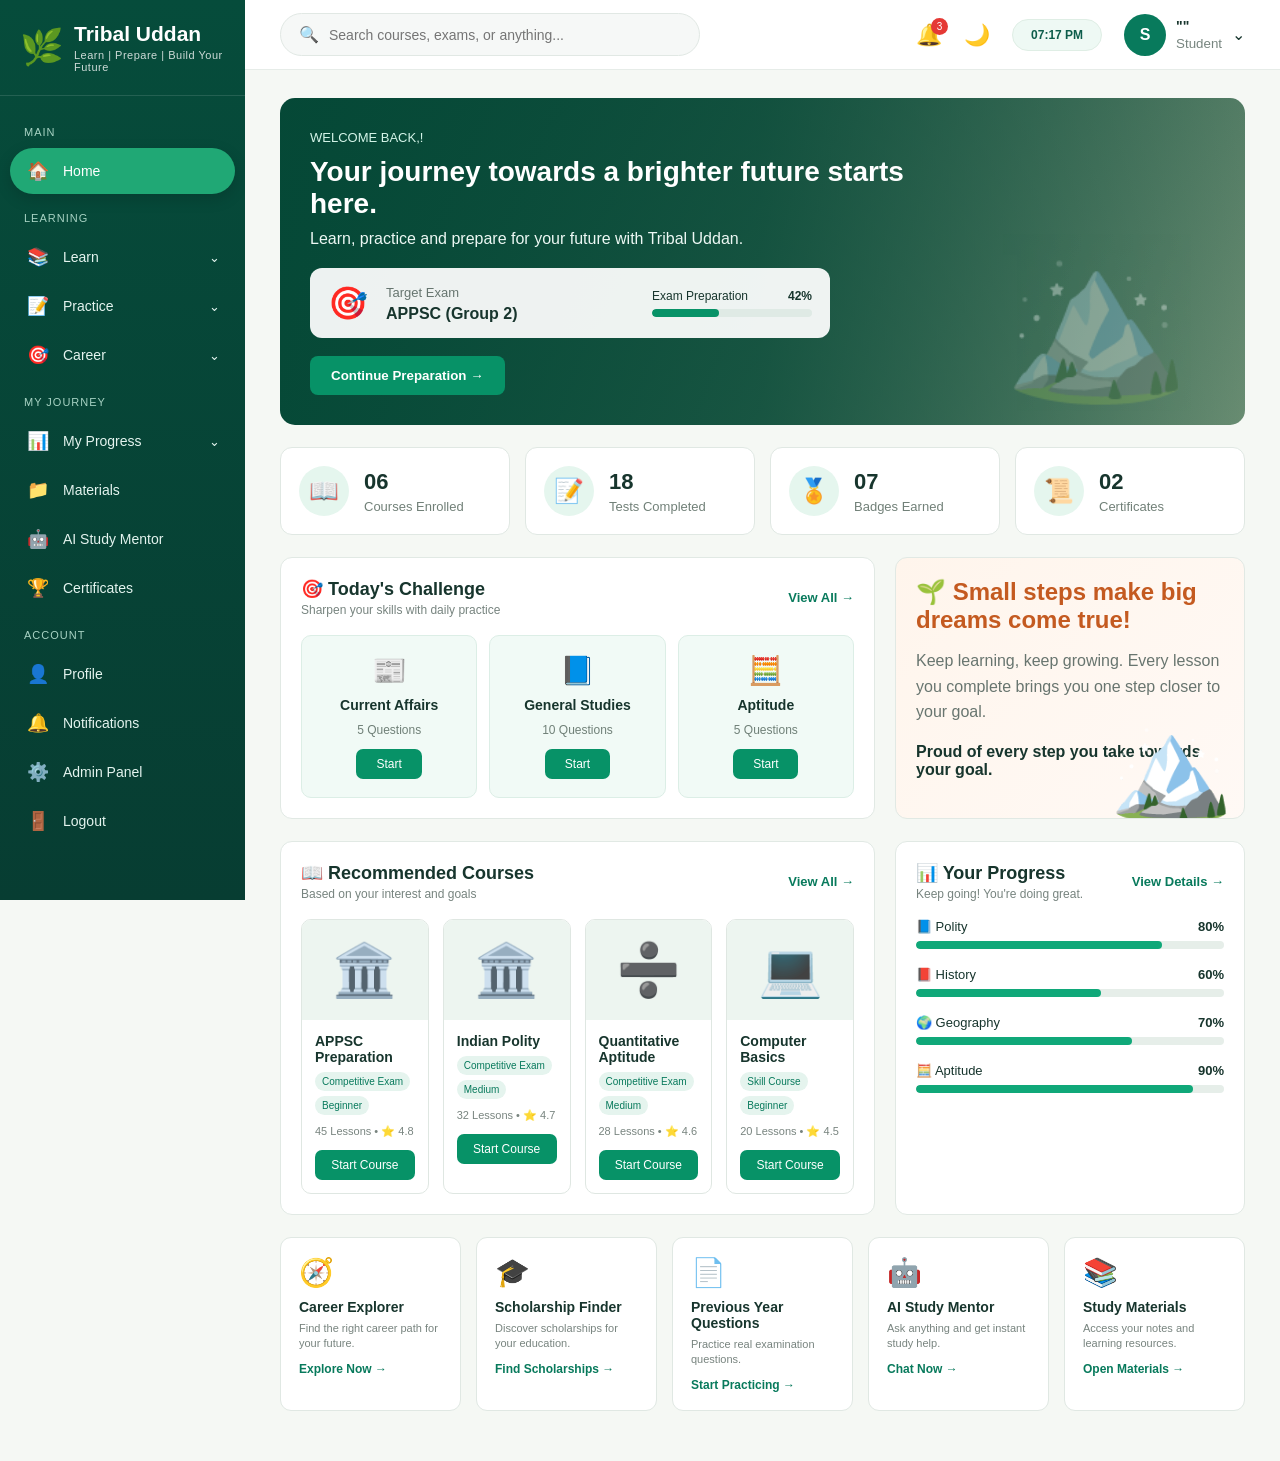
<file: udaan copy.html>
<!DOCTYPE html>
<html lang="en">

<head>
    <meta charset="UTF-8">
    <meta name="viewport" content="width=device-width, initial-scale=1.0">

    <title>Tribal Udaan - Student Dashboard</title>

    <style>

        /* =========================
           BASIC RESET
        ========================= */

        * {
            margin: 0;
            padding: 0;
            box-sizing: border-box;
        }

        html {
            scroll-behavior: smooth;
        }

        body {
            font-family: "Segoe UI", Arial, sans-serif;
            background: #f5f8f4;
            color: #17352d;
        }

        button {
            font-family: inherit;
            cursor: pointer;
            border: none;
        }

        /* =========================
           MAIN LAYOUT
        ========================= */

        .app {
            display: flex;
            min-height: 100vh;
        }

        /* =========================
           SIDEBAR
        ========================= */

        .sidebar {
            width: 245px;
            background: linear-gradient(180deg, #064c3b, #073d32);
            color: white;
            min-height: 100vh;
            position: fixed;
            left: 0;
            top: 0;
            bottom: 0;
            overflow-y: auto;
            z-index: 1000;
        }

        .logo-area {
            padding: 22px 20px;
            border-bottom: 1px solid rgba(255,255,255,0.12);
        }

        .logo {
            display: flex;
            align-items: center;
            gap: 10px;
        }

        .logo-icon {
            font-size: 35px;
        }

        .logo h2 {
            font-size: 21px;
            font-weight: 700;
        }

        .logo p {
            font-size: 11px;
            opacity: 0.8;
            margin-top: 3px;
            letter-spacing: 0.5px;
        }

        .menu {
            padding: 15px 10px;
        }

        .menu-title {
            font-size: 11px;
            text-transform: uppercase;
            color: #a8d3c4;
            padding: 15px 14px 7px;
            letter-spacing: 1px;
        }

        .menu-item {
            width: 100%;
            display: flex;
            align-items: center;
            gap: 13px;
            padding: 12px 15px;
            margin: 3px 0;
            border-radius: 25px;
            color: #e4f4ef;
            background: transparent;
            text-align: left;
            transition: 0.3s;
            font-size: 14px;
        }

        .menu-item:hover {
            background: rgba(255,255,255,0.12);
            transform: translateX(3px);
        }

        .menu-item.active {
            background: #20a875;
            color: white;
            box-shadow: 0 5px 15px rgba(0,0,0,0.15);
        }

        .menu-icon {
            width: 25px;
            text-align: center;
            font-size: 18px;
        }

        .arrow {
            margin-left: auto;
            font-size: 13px;
        }

        /* =========================
           MAIN CONTENT
        ========================= */

        .main {
            margin-left: 245px;
            width: calc(100% - 245px);
            min-height: 100vh;
        }

        /* =========================
           TOP BAR
        ========================= */

        .topbar {
            height: 70px;
            background: white;
            display: flex;
            align-items: center;
            justify-content: space-between;
            padding: 0 35px;
            border-bottom: 1px solid #e6ece8;
            position: sticky;
            top: 0;
            z-index: 100;
        }

        .search {
            width: 420px;
            background: #f6f8f7;
            border: 1px solid #e1e8e4;
            border-radius: 25px;
            padding: 11px 18px;
            display: flex;
            align-items: center;
            gap: 10px;
        }

        .search input {
            border: none;
            outline: none;
            background: transparent;
            width: 100%;
            font-size: 14px;
        }

        .top-actions {
            display: flex;
            align-items: center;
            gap: 22px;
        }

        .top-icon {
            font-size: 21px;
            cursor: pointer;
            position: relative;
        }

        .top-clock {
            min-width: 90px;
            text-align: center;
            font-size: 12px;
            font-weight: 600;
            color: #0d5d4b;
            background: #eef9f4;
            border: 1px solid #dfeee5;
            border-radius: 999px;
            padding: 8px 12px;
        }

        .notification-dot {
            position: absolute;
            top: -5px;
            right: -6px;
            width: 17px;
            height: 17px;
            background: #e53935;
            border-radius: 50%;
            color: white;
            font-size: 10px;
            display: flex;
            justify-content: center;
            align-items: center;
        }

        .profile-mini {
            display: flex;
            align-items: center;
            gap: 10px;
            cursor: pointer;
        }

        .avatar {
            width: 42px;
            height: 42px;
            background: #087a5c;
            color: white;
            border-radius: 50%;
            display: flex;
            justify-content: center;
            align-items: center;
            font-weight: bold;
        }

        .profile-mini strong {
            display: block;
            font-size: 14px;
        }

        .profile-mini small {
            color: #77857f;
        }

        /* =========================
           PAGE AREA
        ========================= */

        .page {
            display: none;
            padding: 28px 35px 50px;
            animation: fadeIn 0.35s ease;
        }

        .page.active-page {
            display: block;
        }

        @keyframes fadeIn {
            from {
                opacity: 0;
                transform: translateY(8px);
            }

            to {
                opacity: 1;
                transform: translateY(0);
            }
        }

        /* =========================
           WELCOME BANNER
        ========================= */

        .welcome {
            min-height: 245px;
            border-radius: 15px;
            padding: 30px;
            position: relative;
            overflow: hidden;
            color: white;

            background:
                linear-gradient(
                    90deg,
                    rgba(4,72,54,0.95),
                    rgba(4,72,54,0.75),
                    rgba(4,72,54,0.15)
                ),
                linear-gradient(
                    135deg,
                    #174f40,
                    #7a987c
                );
        }

        .welcome::after {
            content: "🏔️";
            position: absolute;
            right: 55px;
            bottom: 15px;
            font-size: 150px;
            opacity: 0.35;
        }

        .welcome-content {
            position: relative;
            z-index: 2;
            max-width: 620px;
        }

        .welcome small {
            font-size: 13px;
            color: #d4f4e8;
        }

        .welcome h1 {
            font-size: 28px;
            margin: 10px 0;
        }

        .welcome p {
            color: #edf8f4;
            margin-bottom: 20px;
        }

        .exam-box {
            background: rgba(255,255,255,0.93);
            color: #17352d;
            border-radius: 12px;
            padding: 15px 18px;
            width: 520px;
            max-width: 100%;
            display: flex;
            align-items: center;
            gap: 18px;
        }

        .target-icon {
            font-size: 32px;
        }

        .exam-info {
            flex: 1;
        }

        .exam-info small {
            color: #66756f;
        }

        .exam-info strong {
            display: block;
            margin-top: 4px;
        }

        .progress-area {
            min-width: 160px;
        }

        .progress-label {
            display: flex;
            justify-content: space-between;
            font-size: 12px;
            margin-bottom: 6px;
        }

        .progress-bar {
            height: 8px;
            background: #dfeae5;
            border-radius: 10px;
            overflow: hidden;
        }

        .progress-fill {
            height: 100%;
            background: #079267;
            border-radius: 10px;
        }

        /* =========================
           BUTTONS
        ========================= */

        .green-btn {
            background: #079267;
            color: white;
            padding: 12px 21px;
            border-radius: 8px;
            font-weight: 600;
            transition: 0.3s;
        }

        .green-btn:hover {
            background: #056e50;
            transform: translateY(-2px);
        }

        .outline-btn {
            background: white;
            color: #087a5c;
            border: 1px solid #087a5c;
            padding: 9px 16px;
            border-radius: 7px;
        }

        /* =========================
           DASHBOARD STATS
        ========================= */

        .stats-grid {
            display: grid;
            grid-template-columns: repeat(4, 1fr);
            gap: 15px;
            margin-top: 22px;
        }

        .stat-card {
            background: white;
            border: 1px solid #e0e8e3;
            border-radius: 12px;
            padding: 18px;
            display: flex;
            align-items: center;
            gap: 15px;
            transition: 0.3s;
        }

        .stat-card:hover {
            transform: translateY(-4px);
            box-shadow: 0 10px 25px rgba(0,0,0,0.06);
        }

        .stat-icon {
            width: 50px;
            height: 50px;
            border-radius: 50%;
            display: flex;
            justify-content: center;
            align-items: center;
            font-size: 24px;
            background: #e5f6ee;
        }

        .stat-card h3 {
            font-size: 22px;
            margin-bottom: 4px;
        }

        .stat-card p {
            color: #718078;
            font-size: 13px;
        }

        /* =========================
           TWO COLUMN AREA
        ========================= */

        .two-column {
            display: grid;
            grid-template-columns: 1.7fr 1fr;
            gap: 20px;
            margin-top: 22px;
        }

        .card {
            background: white;
            border: 1px solid #e1e9e4;
            border-radius: 12px;
            padding: 20px;
        }

        .card-header {
            display: flex;
            justify-content: space-between;
            align-items: center;
            margin-bottom: 18px;
        }

        .card-header h2 {
            font-size: 18px;
        }

        .card-header p {
            color: #77847f;
            font-size: 12px;
            margin-top: 3px;
        }

        .view-link {
            color: #087a5c;
            cursor: pointer;
            font-size: 13px;
            font-weight: 600;
        }

        /* =========================
           CHALLENGES
        ========================= */

        .challenge-grid {
            display: grid;
            grid-template-columns: repeat(3, 1fr);
            gap: 12px;
        }

        .challenge {
            background: #f1faf6;
            border: 1px solid #dceee6;
            padding: 18px 12px;
            border-radius: 10px;
            text-align: center;
        }

        .challenge-icon {
            font-size: 28px;
        }

        .challenge h3 {
            font-size: 14px;
            margin: 10px 0;
        }

        .challenge p {
            font-size: 12px;
            color: #708078;
            margin-bottom: 12px;
        }

        .challenge button {
            background: #079267;
            color: white;
            padding: 8px 20px;
            border-radius: 7px;
            font-size: 12px;
        }

        /* =========================
           MOTIVATION
        ========================= */

        .motivation {
            background: linear-gradient(135deg,#fff5ec,#fff9f5);
            min-height: 230px;
            position: relative;
            overflow: hidden;
        }

        .motivation h2 {
            color: #c45a20;
            margin-bottom: 14px;
        }

        .motivation p {
            color: #68756f;
            line-height: 1.6;
        }

        .motivation-art {
            position: absolute;
            right: 10px;
            bottom: -10px;
            font-size: 100px;
        }

        /* =========================
           COURSES
        ========================= */

        .course-grid {
            display: grid;
            grid-template-columns: repeat(4,1fr);
            gap: 14px;
        }

        .course {
            border: 1px solid #dfe7e2;
            border-radius: 10px;
            overflow: hidden;
            background: white;
            transition: 0.3s;
        }

        .course:hover {
            transform: translateY(-5px);
            box-shadow: 0 10px 25px rgba(0,0,0,0.07);
        }

        .course-image {
            height: 100px;
            display: flex;
            justify-content: center;
            align-items: center;
            background: #edf5f0;
            font-size: 52px;
        }

        .course-body {
            padding: 13px;
        }

        .course h3 {
            font-size: 14px;
            margin-bottom: 7px;
        }

        .tags {
            display: flex;
            gap: 5px;
            flex-wrap: wrap;
            margin-bottom: 10px;
        }

        .tag {
            font-size: 10px;
            padding: 4px 7px;
            border-radius: 10px;
            background: #e5f4ee;
            color: #087a5c;
        }

        .course-info {
            font-size: 11px;
            color: #78847f;
            margin-bottom: 12px;
        }

        .course button {
            width: 100%;
            background: #079267;
            color: white;
            padding: 8px;
            border-radius: 7px;
            font-size: 12px;
        }

        /* =========================
           PROGRESS
        ========================= */

        .subject-progress {
            margin-bottom: 18px;
        }

        .subject-top {
            display: flex;
            justify-content: space-between;
            margin-bottom: 7px;
            font-size: 13px;
        }

        .subject-bar {
            height: 8px;
            background: #e6eee9;
            border-radius: 10px;
            overflow: hidden;
        }

        .subject-fill {
            height: 100%;
            border-radius: 10px;
            background: #10a879;
        }

        /* =========================
           QUICK ACCESS
        ========================= */

        .quick-grid {
            display: grid;
            grid-template-columns: repeat(5,1fr);
            gap: 15px;
            margin-top: 22px;
        }

        .quick-card {
            background: white;
            border: 1px solid #e0e8e3;
            border-radius: 11px;
            padding: 18px;
            min-height: 125px;
            transition: 0.3s;
            cursor: pointer;
        }

        .quick-card:hover {
            transform: translateY(-4px);
            border-color: #0a976d;
        }

        .quick-icon {
            font-size: 28px;
            margin-bottom: 10px;
        }

        .quick-card h3 {
            font-size: 14px;
            margin-bottom: 6px;
        }

        .quick-card p {
            color: #78847f;
            font-size: 11px;
            line-height: 1.4;
        }

        .quick-card a {
            display: block;
            color: #087a5c;
            margin-top: 10px;
            font-size: 12px;
            font-weight: 600;
        }

        /* =========================
           INNER PAGE
        ========================= */

        .page-title {
            margin-bottom: 22px;
        }

        .page-title h1 {
            font-size: 28px;
            margin-bottom: 6px;
        }

        .page-title p {
            color: #718078;
        }

        .feature-grid {
            display: grid;
            grid-template-columns: repeat(3,1fr);
            gap: 18px;
        }

        .feature-card {
            background: white;
            border: 1px solid #dfe8e3;
            padding: 24px;
            border-radius: 13px;
            transition: 0.3s;
        }

        .feature-card:hover {
            transform: translateY(-4px);
            box-shadow: 0 10px 25px rgba(0,0,0,0.06);
        }

        .feature-icon {
            font-size: 38px;
            margin-bottom: 15px;
        }

        .feature-card h2 {
            font-size: 18px;
            margin-bottom: 8px;
        }

        .feature-card p {
            color: #718078;
            font-size: 13px;
            line-height: 1.6;
            margin-bottom: 15px;
        }

        /* =========================
           QUIZ
        ========================= */

        .quiz-box {
            background: white;
            border: 1px solid #dfe8e3;
            border-radius: 14px;
            padding: 30px;
            max-width: 800px;
        }

        .quiz-question {
            font-size: 20px;
            margin: 20px 0;
        }

        .option {
            display: block;
            width: 100%;
            padding: 13px;
            margin: 8px 0;
            border: 1px solid #dce5e0;
            border-radius: 8px;
            background: #f9fbfa;
            text-align: left;
            transition: 0.2s;
        }

        .option:hover {
            background: #eaf7f1;
            border-color: #079267;
        }

        /* =========================
           TABLE
        ========================= */

        .table-card {
            background: white;
            border-radius: 13px;
            border: 1px solid #dfe8e3;
            overflow-x: auto;
        }

        table {
            width: 100%;
            border-collapse: collapse;
        }

        th,
        td {
            padding: 15px;
            text-align: left;
            border-bottom: 1px solid #edf1ee;
            font-size: 13px;
        }

        th {
            background: #f2f8f5;
            color: #31564b;
        }

        /* =========================
           PROFILE
        ========================= */

        .profile-card {
            background: white;
            border: 1px solid #dfe8e3;
            border-radius: 15px;
            padding: 30px;
            display: flex;
            gap: 30px;
            align-items: center;
        }

        .big-avatar {
            width: 100px;
            height: 100px;
            border-radius: 50%;
            background: #087a5c;
            color: white;
            display: flex;
            justify-content: center;
            align-items: center;
            font-size: 35px;
            font-weight: bold;
        }

        .profile-details h2 {
            margin-bottom: 7px;
        }

        .profile-details p {
            color: #718078;
            margin: 5px 0;
        }

        /* =========================
           NOTIFICATION
        ========================= */

        .notification {
            background: white;
            border: 1px solid #dfe8e3;
            border-radius: 11px;
            padding: 18px;
            margin-bottom: 12px;
            display: flex;
            gap: 15px;
            align-items: center;
        }

        .notification-icon {
            font-size: 25px;
        }

        /* =========================
           TOAST
        ========================= */

        .toast {
            position: fixed;
            right: 25px;
            bottom: 25px;
            background: #063f31;
            color: white;
            padding: 14px 20px;
            border-radius: 8px;
            transform: translateY(100px);
            opacity: 0;
            transition: 0.3s;
            z-index: 2000;
        }

        .toast.show {
            transform: translateY(0);
            opacity: 1;
        }

        /* =========================
           MOBILE
        ========================= */

        .mobile-menu {
            display: none;
            font-size: 25px;
            cursor: pointer;
        }

        @media(max-width:1100px) {

            .stats-grid {
                grid-template-columns: repeat(2,1fr);
            }

            .course-grid {
                grid-template-columns: repeat(2,1fr);
            }

            .quick-grid {
                grid-template-columns: repeat(3,1fr);
            }

            .feature-grid {
                grid-template-columns: repeat(2,1fr);
            }

            .two-column {
                grid-template-columns: 1fr;
            }
        }

        @media(max-width:800px) {

            .sidebar {
                transform: translateX(-100%);
                transition: 0.3s;
            }

            .sidebar.open {
                transform: translateX(0);
            }

            .main {
                margin-left: 0;
                width: 100%;
            }

            .mobile-menu {
                display: block;
            }

            .topbar {
                padding: 0 15px;
            }

            .search {
                display: none;
            }

            .page {
                padding: 20px 15px;
            }

            .stats-grid,
            .course-grid,
            .feature-grid,
            .quick-grid {
                grid-template-columns: 1fr;
            }

            .challenge-grid {
                grid-template-columns: 1fr;
            }

            .exam-box {
                flex-direction: column;
                align-items: flex-start;
            }

            .welcome {
                padding: 25px 20px;
            }

            .profile-mini div {
                display: none;
            }

        }

    </style>
</head>

<body>

<div class="app">

    <!-- =====================================
         SIDEBAR
    ====================================== -->

    <aside class="sidebar" id="sidebar">

        <div class="logo-area">

            <div class="logo">

                <div class="logo-icon">🌿</div>

                <div>
                    <h2>Tribal Uddan</h2>
                    <p>Learn | Prepare | Build Your Future</p>
                </div>

            </div>

        </div>


        <div class="menu">

            <div class="menu-title">Main</div>

            <button class="menu-item active"
                    onclick="showPage('homePage', this)">
                <span class="menu-icon">🏠</span>
                Home
            </button>


            <div class="menu-title">Learning</div>

            <button class="menu-item"
                    onclick="showPage('learnPage', this)">
                <span class="menu-icon">📚</span>
                Learn
                <span class="arrow">⌄</span>
            </button>

            <button class="menu-item"
                    onclick="showPage('practicePage', this)">
                <span class="menu-icon">📝</span>
                Practice
                <span class="arrow">⌄</span>
            </button>

            <button class="menu-item"
                    onclick="showPage('careerPage', this)">
                <span class="menu-icon">🎯</span>
                Career
                <span class="arrow">⌄</span>
            </button>


            <div class="menu-title">My Journey</div>

            <button class="menu-item"
                    onclick="showPage('progressPage', this)">
                <span class="menu-icon">📊</span>
                My Progress
                <span class="arrow">⌄</span>
            </button>

            <button class="menu-item"
                    onclick="showPage('materialsPage', this)">
                <span class="menu-icon">📁</span>
                Materials
            </button>

            <button class="menu-item"
                    onclick="showPage('mentorPage', this)">
                <span class="menu-icon">🤖</span>
                AI Study Mentor
            </button>

            <button class="menu-item"
                    onclick="showPage('certificatePage', this)">
                <span class="menu-icon">🏆</span>
                Certificates
            </button>


            <div class="menu-title">Account</div>

            <button class="menu-item"
                    onclick="showPage('profilePage', this)">
                <span class="menu-icon">👤</span>
                Profile
            </button>

            <button class="menu-item"
                    onclick="showPage('notificationPage', this)">
                <span class="menu-icon">🔔</span>
                Notifications
            </button>

            <button class="menu-item"
                    onclick="showPage('adminPage', this)">
                <span class="menu-icon">⚙️</span>
                Admin Panel
            </button>

            <button class="menu-item"
                    onclick="logout()">
                <span class="menu-icon">🚪</span>
                Logout
            </button>

        </div>

    </aside>


    <!-- =====================================
         MAIN
    ====================================== -->

    <main class="main">


        <!-- TOP BAR -->

        <header class="topbar">

            <div class="mobile-menu"
                 onclick="toggleSidebar()">
                ☰
            </div>

            <div class="search">

                🔍

                <input
                    type="text"
                    placeholder="Search courses, exams, or anything..."
                    onkeyup="searchContent(this.value)"
                >

            </div>


            <div class="top-actions">

                <div class="top-icon"
                     onclick="showPage('notificationPage')">

                    🔔

                    <span class="notification-dot">
                        3
                    </span>

                </div>

                <div class="top-icon"
                     onclick="toggleTheme()">
                    🌙
                </div>

                <div id="liveClock"
                     class="top-clock"
                     aria-live="polite">
                </div>

                <div class="profile-mini"
                     onclick="showPage('profilePage')">

                    <div class="avatar">
                        S
                    </div>

                    <div>
                        <strong>""</strong>
                        <small>Student</small>
                    </div>

                    <span>⌄</span>

                </div>

            </div>

        </header>


        <!-- =====================================
             HOME PAGE
        ====================================== -->

        <section id="homePage"
                 class="page active-page">


            <!-- WELCOME -->

            <div class="welcome">

                <div class="welcome-content">

                    <small>
                        WELCOME BACK,!
                    </small>

                    <h1>
                        Your journey towards a brighter future starts here.
                    </h1>

                    <p>
                        Learn, practice and prepare for your future with Tribal Uddan.
                    </p>


                    <div class="exam-box">

                        <div class="target-icon">
                            🎯
                        </div>

                        <div class="exam-info">

                            <small>
                                Target Exam
                            </small>

                            <strong>
                                APPSC (Group 2)
                            </strong>

                        </div>


                        <div class="progress-area">

                            <div class="progress-label">
                                <span>Exam Preparation</span>
                                <strong>42%</strong>
                            </div>

                            <div class="progress-bar">

                                <div class="progress-fill"
                                     style="width:42%">
                                </div>

                            </div>

                        </div>

                    </div>

                    <br>

                    <button class="green-btn"
                            onclick="showPage('practicePage')">

                        Continue Preparation →
                        
                    </button>

                </div>

            </div>


            <!-- STATS -->

            <div class="stats-grid">

                <div class="stat-card">

                    <div class="stat-icon">
                        📖
                    </div>

                    <div>
                        <h3>06</h3>
                        <p>Courses Enrolled</p>
                    </div>

                </div>


                <div class="stat-card">

                    <div class="stat-icon">
                        📝
                    </div>

                    <div>
                        <h3>18</h3>
                        <p>Tests Completed</p>
                    </div>

                </div>


                <div class="stat-card">

                    <div class="stat-icon">
                        🏅
                    </div>

                    <div>
                        <h3>07</h3>
                        <p>Badges Earned</p>
                    </div>

                </div>


                <div class="stat-card">

                    <div class="stat-icon">
                        📜
                    </div>

                    <div>
                        <h3>02</h3>
                        <p>Certificates</p>
                    </div>

                </div>

            </div>


            <!-- CHALLENGE + MOTIVATION -->

            <div class="two-column">


                <div class="card">

                    <div class="card-header">

                        <div>
                            <h2>🎯 Today's Challenge</h2>
                            <p>Sharpen your skills with daily practice</p>
                        </div>

                        <span class="view-link"
                              onclick="showPage('practicePage')">
                            View All →
                        </span>

                    </div>


                    <div class="challenge-grid">

                        <div class="challenge">

                            <div class="challenge-icon">
                                📰
                            </div>

                            <h3>
                                Current Affairs
                            </h3>

                            <p>
                                5 Questions
                            </p>

                            <button onclick="startQuiz('Current Affairs')">
                                Start
                            </button>

                        </div>


                        <div class="challenge">

                            <div class="challenge-icon">
                                📘
                            </div>

                            <h3>
                                General Studies
                            </h3>

                            <p>
                                10 Questions
                            </p>

                            <button onclick="startQuiz('General Studies')">
                                Start
                            </button>

                        </div>


                        <div class="challenge">

                            <div class="challenge-icon">
                                🧮
                            </div>

                            <h3>
                                Aptitude
                            </h3>

                            <p>
                                5 Questions
                            </p>

                            <button onclick="startQuiz('Aptitude')">
                                Start
                            </button>

                        </div>

                    </div>

                </div>


                <div class="card motivation">

                    <h2>
                        🌱 Small steps make big dreams come true!
                    </h2>

                    <p>
                        Keep learning, keep growing.
                        Every lesson you complete brings
                        you one step closer to your goal.
                    </p>

                    <br>

                    <strong>
                        Proud of every step you take towards your goal.
                    </strong>

                    <div class="motivation-art">
                        🏔️
                    </div>

                </div>

            </div>


            <!-- COURSES + PROGRESS -->

            <div class="two-column">


                <div class="card">

                    <div class="card-header">

                        <div>
                            <h2>📖 Recommended Courses</h2>
                            <p>Based on your interest and goals</p>
                        </div>

                        <span class="view-link"
                              onclick="showPage('learnPage')">
                            View All →
                        </span>

                    </div>


                    <div class="course-grid">


                        <div class="course">

                            <div class="course-image">
                                🏛️
                            </div>

                            <div class="course-body">

                                <h3>
                                    APPSC Preparation
                                </h3>

                                <div class="tags">
                                    <span class="tag">Competitive Exam</span>
                                    <span class="tag">Beginner</span>
                                </div>

                                <div class="course-info">
                                    45 Lessons • ⭐ 4.8
                                </div>

                                <button onclick="openCourse('APPSC Preparation')">
                                    Start Course
                                </button>

                            </div>

                        </div>


                        <div class="course">

                            <div class="course-image">
                                🏛️
                            </div>

                            <div class="course-body">

                                <h3>
                                    Indian Polity
                                </h3>

                                <div class="tags">
                                    <span class="tag">Competitive Exam</span>
                                    <span class="tag">Medium</span>
                                </div>

                                <div class="course-info">
                                    32 Lessons • ⭐ 4.7
                                </div>

                                <button onclick="openCourse('Indian Polity')">
                                    Start Course
                                </button>

                            </div>

                        </div>


                        <div class="course">

                            <div class="course-image">
                                ➗
                            </div>

                            <div class="course-body">

                                <h3>
                                    Quantitative Aptitude
                                </h3>

                                <div class="tags">
                                    <span class="tag">Competitive Exam</span>
                                    <span class="tag">Medium</span>
                                </div>

                                <div class="course-info">
                                    28 Lessons • ⭐ 4.6
                                </div>

                                <button onclick="openCourse('Quantitative Aptitude')">
                                    Start Course
                                </button>

                            </div>

                        </div>


                        <div class="course">

                            <div class="course-image">
                                💻
                            </div>

                            <div class="course-body">

                                <h3>
                                    Computer Basics
                                </h3>

                                <div class="tags">
                                    <span class="tag">Skill Course</span>
                                    <span class="tag">Beginner</span>
                                </div>

                                <div class="course-info">
                                    20 Lessons • ⭐ 4.5
                                </div>

                                <button onclick="openCourse('Computer Basics')">
                                    Start Course
                                </button>

                            </div>

                        </div>

                    </div>

                </div>


                <!-- PROGRESS -->

                <div class="card">

                    <div class="card-header">

                        <div>
                            <h2>📊 Your Progress</h2>
                            <p>Keep going! You're doing great.</p>
                        </div>

                        <span class="view-link"
                              onclick="showPage('progressPage')">
                            View Details →
                        </span>

                    </div>


                    <div class="subject-progress">

                        <div class="subject-top">
                            <span>📘 Polity</span>
                            <strong>80%</strong>
                        </div>

                        <div class="subject-bar">
                            <div class="subject-fill"
                                 style="width:80%">
                            </div>
                        </div>

                    </div>


                    <div class="subject-progress">

                        <div class="subject-top">
                            <span>📕 History</span>
                            <strong>60%</strong>
                        </div>

                        <div class="subject-bar">
                            <div class="subject-fill"
                                 style="width:60%">
                            </div>
                        </div>

                    </div>


                    <div class="subject-progress">

                        <div class="subject-top">
                            <span>🌍 Geography</span>
                            <strong>70%</strong>
                        </div>

                        <div class="subject-bar">
                            <div class="subject-fill"
                                 style="width:70%">
                            </div>
                        </div>

                    </div>


                    <div class="subject-progress">

                        <div class="subject-top">
                            <span>🧮 Aptitude</span>
                            <strong>90%</strong>
                        </div>

                        <div class="subject-bar">
                            <div class="subject-fill"
                                 style="width:90%">
                            </div>
                        </div>

                    </div>

                </div>

            </div>


            <!-- QUICK ACCESS -->

            <div class="quick-grid">


                <div class="quick-card"
                     onclick="showPage('careerPage')">

                    <div class="quick-icon">
                        🧭
                    </div>

                    <h3>Career Explorer</h3>

                    <p>
                        Find the right career path for your future.
                    </p>

                    <a>Explore Now →</a>

                </div>


                <div class="quick-card"
                     onclick="showPage('careerPage')">

                    <div class="quick-icon">
                        🎓
                    </div>

                    <h3>Scholarship Finder</h3>

                    <p>
                        Discover scholarships for your education.
                    </p>

                    <a>Find Scholarships →</a>

                </div>


                <div class="quick-card"
                     onclick="showPage('practicePage')">

                    <div class="quick-icon">
                        📄
                    </div>

                    <h3>Previous Year Questions</h3>

                    <p>
                        Practice real examination questions.
                    </p>

                    <a>Start Practicing →</a>

                </div>


                <div class="quick-card"
                     onclick="showPage('mentorPage')">

                    <div class="quick-icon">
                        🤖
                    </div>

                    <h3>AI Study Mentor</h3>

                    <p>
                        Ask anything and get instant study help.
                    </p>

                    <a>Chat Now →</a>

                </div>


                <div class="quick-card"
                     onclick="showPage('materialsPage')">

                    <div class="quick-icon">
                        📚
                    </div>

                    <h3>Study Materials</h3>

                    <p>
                        Access your notes and learning resources.
                    </p>

                    <a>Open Materials →</a>

                </div>

            </div>

        </section>


        <!-- =====================================
             LEARN PAGE
        ====================================== -->

        <section id="learnPage"
                 class="page">

            <div class="page-title">

                <h1>📚 Learn</h1>

                <p>
                    Explore subjects, competitive exams and skill courses.
                </p>

            </div>


            <div class="feature-grid">


                <div class="feature-card">

                    <div class="feature-icon">
                        📖
                    </div>

                    <h2>School Subjects</h2>

                    <p>
                        Learn school subjects through structured lessons,
                        activities and practice.
                    </p>

                    <button class="green-btn"
                            onclick="notify('School Subjects opened')">
                        Explore Subjects
                    </button>

                </div>


                <div class="feature-card">

                    <div class="feature-icon">
                        🏛️
                    </div>

                    <h2>Competitive Exams</h2>

                    <p>
                        Prepare for APPSC and other government
                        competitive examinations.
                    </p>

                    <button class="green-btn"
                            onclick="showPage('practicePage')">
                        Start Preparation
                    </button>

                </div>


                <div class="feature-card">

                    <div class="feature-icon">
                        📰
                    </div>

                    <h2>Current Affairs</h2>

                    <p>
                        Improve awareness with regularly updated
                        current affairs practice.
                    </p>

                    <button class="green-btn"
                            onclick="startQuiz('Current Affairs')">
                        Practice Now
                    </button>

                </div>


                <div class="feature-card">

                    <div class="feature-icon">
                        💻
                    </div>

                    <h2>Skill Courses</h2>

                    <p>
                        Build digital and career-ready skills for
                        future opportunities.
                    </p>

                    <button class="green-btn"
                            onclick="notify('Skill courses opened')">
                        View Skills
                    </button>

                </div>

            </div>

        </section>


        <!-- =====================================
             PRACTICE PAGE
        ====================================== -->

        <section id="practicePage"
                 class="page">

            <div class="page-title">

                <h1>📝 Practice</h1>

                <p>
                    Test your knowledge and improve your preparation.
                </p>

            </div>


            <div class="feature-grid">


                <div class="feature-card">

                    <div class="feature-icon">🎯</div>

                    <h2>Daily Quiz</h2>

                    <p>
                        Practice a short set of questions every day.
                    </p>

                    <button class="green-btn"
                            onclick="startQuiz('Daily Quiz')">
                        Start Quiz
                    </button>

                </div>


                <div class="feature-card">

                    <div class="feature-icon">📝</div>

                    <h2>Mock Tests</h2>

                    <p>
                        Take full-length mock tests and check your performance.
                    </p>

                    <button class="green-btn"
                            onclick="notify('Mock Test started')">
                        Start Mock Test
                    </button>

                </div>


                <div class="feature-card">

                    <div class="feature-icon">📄</div>

                    <h2>Previous Year Questions</h2>

                    <p>
                        Practice questions from previous examinations.
                    </p>

                    <button class="green-btn"
                            onclick="notify('Previous Year Questions opened')">
                        Practice Questions
                    </button>

                </div>


                <div class="feature-card">

                    <div class="feature-icon">🔥</div>

                    <h2>Daily Challenge</h2>

                    <p>
                        Complete today's challenge and maintain your learning streak.
                    </p>

                    <button class="green-btn"
                            onclick="startQuiz('Daily Challenge')">
                        Accept Challenge
                    </button>

                </div>

            </div>

        </section>


        <!-- =====================================
             CAREER PAGE
        ====================================== -->

        <section id="careerPage"
                 class="page">

            <div class="page-title">

                <h1>🎯 Career</h1>

                <p>
                    Discover opportunities and plan your future.
                </p>

            </div>


            <div class="feature-grid">


                <div class="feature-card">

                    <div class="feature-icon">🧭</div>

                    <h2>Career Explorer</h2>

                    <p>
                        Explore different career paths according
                        to your interests and skills.
                    </p>

                    <button class="green-btn"
                            onclick="notify('Career Explorer opened')">
                        Explore Careers
                    </button>

                </div>


                <div class="feature-card">

                    <div class="feature-icon">🔎</div>

                    <h2>Exam Finder</h2>

                    <p>
                        Find competitive examinations and
                        understand their preparation requirements.
                    </p>

                    <button class="green-btn"
                            onclick="notify('Exam Finder opened')">
                        Find Exams
                    </button>

                </div>


                <div class="feature-card">

                    <div class="feature-icon">🎓</div>

                    <h2>Scholarships</h2>

                    <p>
                        Explore scholarship opportunities that
                        can support your education.
                    </p>

                    <button class="green-btn"
                            onclick="notify('Scholarship Finder opened')">
                        Find Scholarships
                    </button>

                </div>


                <div class="feature-card">

                    <div class="feature-icon">💼</div>

                    <h2>Opportunities</h2>

                    <p>
                        Discover education, training and career
                        opportunities.
                    </p>

                    <button class="green-btn"
                            onclick="notify('Opportunities opened')">
                        Explore
                    </button>

                </div>

            </div>

        </section>


        <!-- =====================================
             PROGRESS PAGE
        ====================================== -->

        <section id="progressPage"
                 class="page">

            <div class="page-title">

                <h1>📊 My Progress</h1>

                <p>
                    Track your learning journey and achievements.
                </p>

            </div>


            <div class="card">

                <h2>Subject Performance</h2>

                <br>

                <div class="subject-progress">
                    <div class="subject-top">
                        <span>📘 Polity</span>
                        <strong>80%</strong>
                    </div>

                    <div class="subject-bar">
                        <div class="subject-fill"
                             style="width:80%">
                        </div>
                    </div>
                </div>


                <div class="subject-progress">
                    <div class="subject-top">
                        <span>📕 History</span>
                        <strong>60%</strong>
                    </div>

                    <div class="subject-bar">
                        <div class="subject-fill"
                             style="width:60%">
                        </div>
                    </div>
                </div>


                <div class="subject-progress">
                    <div class="subject-top">
                        <span>🌍 Geography</span>
                        <strong>70%</strong>
                    </div>

                    <div class="subject-bar">
                        <div class="subject-fill"
                             style="width:70%">
                        </div>
                    </div>
                </div>


                <div class="subject-progress">
                    <div class="subject-top">
                        <span>🧮 Aptitude</span>
                        <strong>90%</strong>
                    </div>

                    <div class="subject-bar">
                        <div class="subject-fill"
                             style="width:90%">
                        </div>
                    </div>
                </div>

            </div>

            <br>

            <div class="feature-grid">

                <div class="feature-card">
                    <div class="feature-icon">📈</div>
                    <h2>Learning Progress</h2>
                    <p>42% of your current preparation goal is complete.</p>
                </div>

                <div class="feature-card">
                    <div class="feature-icon">🏆</div>
                    <h2>Achievements</h2>
                    <p>You have earned 7 learning badges.</p>
                </div>

                <div class="feature-card">
                    <div class="feature-icon">🎫</div>
                    <h2>Career Passport</h2>
                    <p>Build your learning and achievement profile.</p>
                </div>

            </div>

        </section>


        <!-- =====================================
             MATERIALS
        ====================================== -->

        <section id="materialsPage"
                 class="page">

            <div class="page-title">

                <h1>📁 Materials</h1>

                <p>
                    Access your study resources.
                </p>

            </div>


            <div class="feature-grid">

                <div class="feature-card">
                    <div class="feature-icon">📕</div>
                    <h2>Study Notes</h2>
                    <p>Subject-wise notes for your preparation.</p>
                    <button class="green-btn"
                            onclick="notify('Study notes opened')">
                        Open Notes
                    </button>
                </div>

                <div class="feature-card">
                    <div class="feature-icon">📄</div>
                    <h2>Previous Papers</h2>
                    <p>Practice previous examination papers.</p>
                    <button class="green-btn"
                            onclick="notify('Previous papers opened')">
                        Open Papers
                    </button>
                </div>

                <div class="feature-card">
                    <div class="feature-icon">🎥</div>
                    <h2>Video Lessons</h2>
                    <p>Learn through visual lessons and explanations.</p>
                    <button class="green-btn"
                            onclick="notify('Video lessons opened')">
                        Watch Lessons
                    </button>
                </div>

            </div>

        </section>


        <!-- =====================================
             AI MENTOR
        ====================================== -->

        <section id="mentorPage"
                 class="page">

            <div class="page-title">

                <h1>🤖 AI Study Mentor</h1>

                <p>
                    Ask questions and get study guidance.
                </p>

            </div>


            <div class="quiz-box">

                <h2>
                    👋 Hello Sneha!
                </h2>

                <p style="margin-top:10px;color:#718078;">
                    What would you like to learn today?
                </p>

                <br>

                <input
                    id="mentorInput"
                    type="text"
                    placeholder="Ask your study question..."
                    style="
                    width:100%;
                    padding:14px;
                    border:1px solid #dce5e0;
                    border-radius:8px;
                    outline:none;
                    "
                >

                <br><br>

                <button class="green-btn"
                        onclick="askMentor()">
                    Ask Mentor
                </button>

                <div id="mentorAnswer"
                     style="
                     margin-top:20px;
                     padding:15px;
                     background:#f1faf6;
                     border-radius:8px;
                     display:none;
                     ">
                </div>

            </div>

        </section>


        <!-- =====================================
             CERTIFICATES
        ====================================== -->

        <section id="certificatePage"
                 class="page">

            <div class="page-title">

                <h1>🏆 Certificates</h1>

                <p>
                    View your earned certificates.
                </p>

            </div>


            <div class="feature-grid">

                <div class="feature-card">

                    <div class="feature-icon">
                        📜
                    </div>

                    <h2>Computer Basics</h2>

                    <p>
                        Successfully completed the Computer Basics course.
                    </p>

                    <button class="green-btn"
                            onclick="notify('Certificate opened')">
                        View Certificate
                    </button>

                </div>


                <div class="feature-card">

                    <div class="feature-icon">
                        🏅
                    </div>

                    <h2>General Studies</h2>

                    <p>
                        Successfully completed the General Studies assessment.
                    </p>

                    <button class="green-btn"
                            onclick="notify('Certificate opened')">
                        View Certificate
                    </button>

                </div>

            </div>

        </section>


        <!-- =====================================
             PROFILE
        ====================================== -->

        <section id="profilePage"
                 class="page">

            <div class="page-title">

                <h1>👤 Profile</h1>

                <p>
                    Manage your student profile.
                </p>

            </div>


            <div class="profile-card">

                <div class="big-avatar">
                    S
                </div>

                <div class="profile-details">

                    <h2>
                        Sneha
                    </h2>

                    <p>
                        🎓 Student
                    </p>

                    <p>
                        📍 Tribal Uddan Student
                    </p>

                    <p>
                        🎯 Target: APPSC Group 2
                    </p>

                    <br>

                    <button class="green-btn"
                            onclick="notify('Profile editing enabled')">
                        Edit Profile
                    </button>

                </div>

            </div>

        </section>


        <!-- =====================================
             NOTIFICATIONS
        ====================================== -->

        <section id="notificationPage"
                 class="page">

            <div class="page-title">

                <h1>🔔 Notifications</h1>

                <p>
                    Stay updated with your learning activities.
                </p>

            </div>


            <div class="notification">

                <div class="notification-icon">
                    🎯
                </div>

                <div>
                    <strong>
                        Today's challenge is ready!
                    </strong>

                    <p>
                        Complete your daily practice.
                    </p>
                </div>

            </div>


            <div class="notification">

                <div class="notification-icon">
                    📚
                </div>

                <div>
                    <strong>
                        New course available
                    </strong>

                    <p>
                        A new competitive exam course has been added.
                    </p>
                </div>

            </div>


            <div class="notification">

                <div class="notification-icon">
                    🏆
                </div>

                <div>
                    <strong>
                        Congratulations!
                    </strong>

                    <p>
                        You earned a new learning badge.
                    </p>
                </div>

            </div>

        </section>


        <!-- =====================================
             ADMIN
        ====================================== -->

        <section id="adminPage"
                 class="page">

            <div class="page-title">

                <h1>⚙️ Admin Panel</h1>

                <p>
                    Dashboard management area.
                </p>

            </div>


            <div class="feature-grid">

                <div class="feature-card">

                    <div class="feature-icon">
                        👥
                    </div>

                    <h2>Students</h2>

                    <p>
                        Manage student accounts and learning activity.
                    </p>

                    <button class="green-btn"
                            onclick="notify('Student management opened')">
                        Manage Students
                    </button>

                </div>


                <div class="feature-card">

                    <div class="feature-icon">
                        📚
                    </div>

                    <h2>Courses</h2>

                    <p>
                        Add and manage educational courses.
                    </p>

                    <button class="green-btn"
                            onclick="notify('Course management opened')">
                        Manage Courses
                    </button>

                </div>


                <div class="feature-card">

                    <div class="feature-icon">
                        📊
                    </div>

                    <h2>Reports</h2>

                    <p>
                        View learning and performance reports.
                    </p>

                    <button class="green-btn"
                            onclick="notify('Reports opened')">
                        View Reports
                    </button>

                </div>

            </div>

        </section>


    </main>

</div>


<!-- TOAST -->

<div id="toast"
     class="toast">
</div>


<script>

    /* =========================================
       PAGE NAVIGATION
    ========================================= */

    function showPage(pageId, clickedButton) {

        // Get all pages
        let pages = document.querySelectorAll(".page");

        // Hide all pages
        pages.forEach(function(page) {

            page.classList.remove("active-page");

        });


        // Show selected page
        let selectedPage = document.getElementById(pageId);

        if (selectedPage) {

            selectedPage.classList.add("active-page");

        }


        // Remove active class from menu
        let menuItems = document.querySelectorAll(".menu-item");

        menuItems.forEach(function(item) {

            item.classList.remove("active");

        });


        // Add active class to clicked menu
        if (clickedButton) {

            clickedButton.classList.add("active");

        }


        // Scroll to top
        window.scrollTo({
            top: 0,
            behavior: "smooth"
        });


        // Close mobile sidebar
        document.getElementById("sidebar").classList.remove("open");
    }


    /* =========================================
       MOBILE SIDEBAR
    ========================================= */

    function toggleSidebar() {

        let sidebar = document.getElementById("sidebar");

        sidebar.classList.toggle("open");

    }


    /* =========================================
       NOTIFICATION / TOAST
    ========================================= */

    function notify(message) {

        let toast = document.getElementById("toast");

        toast.innerText = message;

        toast.classList.add("show");

        setTimeout(function() {

            toast.classList.remove("show");

        }, 2500);
    }


    /* =========================================
       LIVE CLOCK
    ========================================= */

    function updateLiveClock() {

        let clock = document.getElementById("liveClock");

        if (!clock) return;

        let now = new Date();
        let timeString = now.toLocaleTimeString([], {
            hour: "2-digit",
            minute: "2-digit"
        });

        clock.innerText = timeString;
    }

    setInterval(updateLiveClock, 1000);
    updateLiveClock();


    /* =========================================
       SEARCH FILTERS
    ========================================= */

    function searchContent(value) {

        let query = (value || "").trim().toLowerCase();
        let cards = document.querySelectorAll(".course, .feature-card, .quick-card, .challenge");
        let visibleCount = 0;

        cards.forEach(function(card) {

            let text = card.textContent.toLowerCase();
            let matches = query === "" || text.includes(query);

            card.style.display = matches ? "" : "none";

            if (matches) {
                visibleCount++;
            }
        });

        if (query !== "" && visibleCount === 0) {
            notify("No matching courses or resources found.");
        }
    }


    /* =========================================
       TOGGLE FAVORITE
    ========================================= */

    function toggleFavorite(button) {

        let card = button.closest(".course");

        if (!card) return;

        let isSaved = button.classList.toggle("saved");
        button.innerText = isSaved ? "★ Saved" : "☆ Save";
        button.style.background = isSaved ? "#eaf7f1" : "#079267";
        button.style.color = isSaved ? "#0d5d4b" : "white";

        notify(isSaved ? "Course saved to favorites." : "Course removed from favorites.");
    }


    /* =========================================
       MARK LESSON COMPLETE
    ========================================= */

    function completeLesson(subject, button) {

        if (button) {
            button.disabled = true;
            button.innerText = "Completed";
            button.style.opacity = "0.8";
        }

        notify(subject + " marked as completed.");
    }


    /* =========================================
       START QUIZ
    ========================================= */

    function startQuiz(topic) {

        showPage("practicePage");

        notify(topic + " started!");

    }


    /* =========================================
       OPEN COURSE
    ========================================= */

    function openCourse(courseName) {

        notify(courseName + " course opened!");

    }


    /* =========================================
       AI MENTOR
    ========================================= */

    function askMentor() {

        let input = document.getElementById("mentorInput");

        let answer = document.getElementById("mentorAnswer");

        let question = input.value.trim();


        if (question === "") {

            notify("Please type your question first.");

            return;
        }


        answer.style.display = "block";

        answer.innerHTML =
            "🤖 <strong>Study Mentor:</strong><br><br>" +
            "Great question! Start by breaking the topic into smaller parts, " +
            "understand the basic concept, and then practice questions on it.";


        input.value = "";

    }


    /* =========================================
       DARK MODE
    ========================================= */

    let darkMode = false;

    function toggleTheme() {

        darkMode = !darkMode;

        if (darkMode) {

            document.body.style.background = "#10221d";
            document.body.style.color = "#f2f7f4";

            notify("Dark mode enabled");

        } else {

            document.body.style.background = "#f5f8f4";
            document.body.style.color = "#17352d";

            notify("Light mode enabled");

        }

    }


    /* =========================================
       LOGOUT
    ========================================= */

    function logout() {

        let confirmLogout =
            confirm("Are you sure you want to logout?");


        if (confirmLogout) {

            notify("Logged out successfully.");

        }

    }


    /* =========================================
       COURSE DATA
       Demonstrates ARRAY + OBJECT
    ========================================= */

    let courses = [

        {
            name: "APPSC Preparation",
            lessons: 45,
            level: "Beginner"
        },

        {
            name: "Indian Polity",
            lessons: 32,
            level: "Medium"
        },

        {
            name: "Quantitative Aptitude",
            lessons: 28,
            level: "Medium"
        },

        {
            name: "Computer Basics",
            lessons: 20,
            level: "Beginner"
        }

    ];


    /* =========================================
       LOOP THROUGH COURSES
    ========================================= */

    courses.forEach(function(course) {

        console.log(
            course.name +
            " - " +
            course.lessons +
            " lessons"
        );

    });


</script>

</body>
</html>
</file>
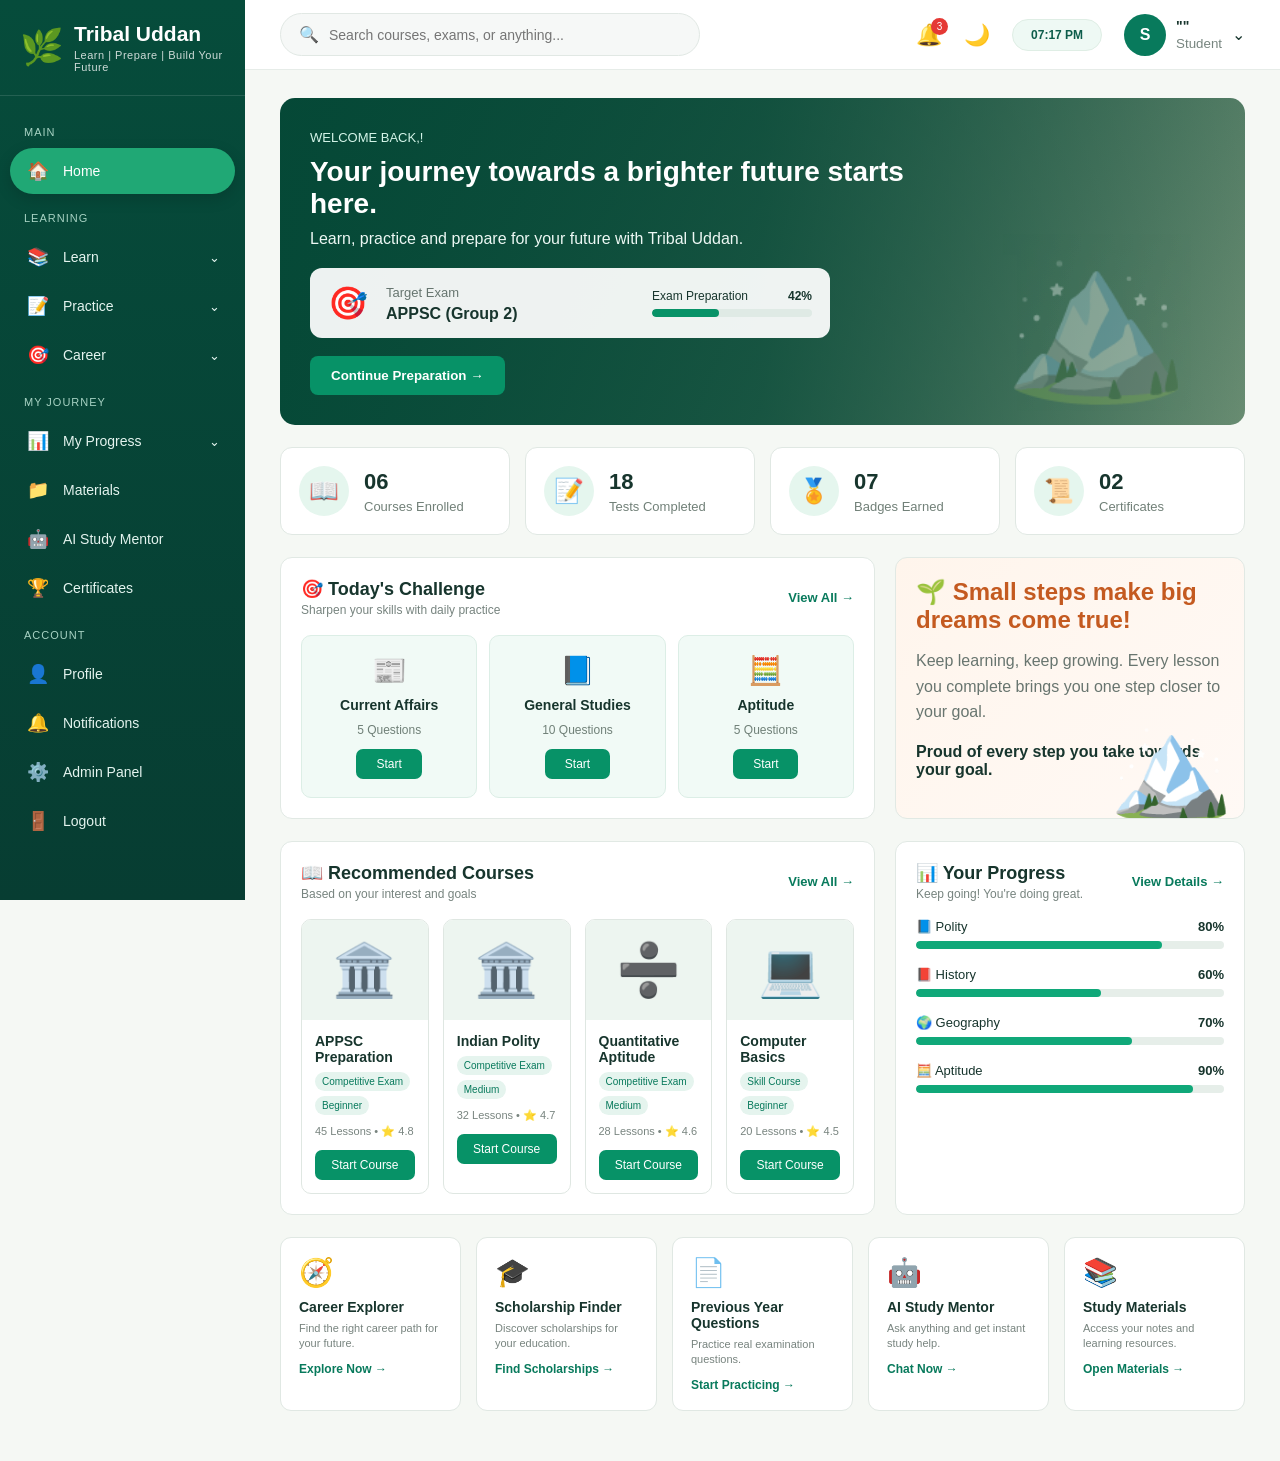
<file: udaan.html>
<!DOCTYPE html>
<html lang="en">

<head>
    <meta charset="UTF-8">
    <meta name="viewport" content="width=device-width, initial-scale=1.0">

    <title>Tribal Uddan - Student Dashboard</title>

    <style>

        /* =========================
           BASIC RESET
        ========================= */

        * {
            margin: 0;
            padding: 0;
            box-sizing: border-box;
        }

        html {
            scroll-behavior: smooth;
        }

        body {
            font-family: "Segoe UI", Arial, sans-serif;
            background: #f5f8f4;
            color: #17352d;
        }

        button {
            font-family: inherit;
            cursor: pointer;
            border: none;
        }

        /* =========================
           MAIN LAYOUT
        ========================= */

        .app {
            display: flex;
            min-height: 100vh;
        }

        /* =========================
           SIDEBAR
        ========================= */

        .sidebar {
            width: 245px;
            background: linear-gradient(180deg, #064c3b, #073d32);
            color: white;
            min-height: 100vh;
            position: fixed;
            left: 0;
            top: 0;
            bottom: 0;
            overflow-y: auto;
            z-index: 1000;
        }

        .logo-area {
            padding: 22px 20px;
            border-bottom: 1px solid rgba(255,255,255,0.12);
        }

        .logo {
            display: flex;
            align-items: center;
            gap: 10px;
        }

        .logo-icon {
            font-size: 35px;
        }

        .logo h2 {
            font-size: 21px;
            font-weight: 700;
        }

        .logo p {
            font-size: 11px;
            opacity: 0.8;
            margin-top: 3px;
            letter-spacing: 0.5px;
        }

        .menu {
            padding: 15px 10px;
        }

        .menu-title {
            font-size: 11px;
            text-transform: uppercase;
            color: #a8d3c4;
            padding: 15px 14px 7px;
            letter-spacing: 1px;
        }

        .menu-item {
            width: 100%;
            display: flex;
            align-items: center;
            gap: 13px;
            padding: 12px 15px;
            margin: 3px 0;
            border-radius: 25px;
            color: #e4f4ef;
            background: transparent;
            text-align: left;
            transition: 0.3s;
            font-size: 14px;
        }

        .menu-item:hover {
            background: rgba(255,255,255,0.12);
            transform: translateX(3px);
        }

        .menu-item.active {
            background: #20a875;
            color: white;
            box-shadow: 0 5px 15px rgba(0,0,0,0.15);
        }

        .menu-icon {
            width: 25px;
            text-align: center;
            font-size: 18px;
        }

        .arrow {
            margin-left: auto;
            font-size: 13px;
        }

        /* =========================
           MAIN CONTENT
        ========================= */

        .main {
            margin-left: 245px;
            width: calc(100% - 245px);
            min-height: 100vh;
        }

        /* =========================
           TOP BAR
        ========================= */

        .topbar {
            height: 70px;
            background: white;
            display: flex;
            align-items: center;
            justify-content: space-between;
            padding: 0 35px;
            border-bottom: 1px solid #e6ece8;
            position: sticky;
            top: 0;
            z-index: 100;
        }

        .search {
            width: 420px;
            background: #f6f8f7;
            border: 1px solid #e1e8e4;
            border-radius: 25px;
            padding: 11px 18px;
            display: flex;
            align-items: center;
            gap: 10px;
        }

        .search input {
            border: none;
            outline: none;
            background: transparent;
            width: 100%;
            font-size: 14px;
        }

        .top-actions {
            display: flex;
            align-items: center;
            gap: 22px;
        }

        .top-icon {
            font-size: 21px;
            cursor: pointer;
            position: relative;
        }

        .top-clock {
            min-width: 90px;
            text-align: center;
            font-size: 12px;
            font-weight: 600;
            color: #0d5d4b;
            background: #eef9f4;
            border: 1px solid #dfeee5;
            border-radius: 999px;
            padding: 8px 12px;
        }

        .notification-dot {
            position: absolute;
            top: -5px;
            right: -6px;
            width: 17px;
            height: 17px;
            background: #e53935;
            border-radius: 50%;
            color: white;
            font-size: 10px;
            display: flex;
            justify-content: center;
            align-items: center;
        }

        .profile-mini {
            display: flex;
            align-items: center;
            gap: 10px;
            cursor: pointer;
        }

        .avatar {
            width: 42px;
            height: 42px;
            background: #087a5c;
            color: white;
            border-radius: 50%;
            display: flex;
            justify-content: center;
            align-items: center;
            font-weight: bold;
        }

        .profile-mini strong {
            display: block;
            font-size: 14px;
        }

        .profile-mini small {
            color: #77857f;
        }

        /* =========================
           PAGE AREA
        ========================= */

        .page {
            display: none;
            padding: 28px 35px 50px;
            animation: fadeIn 0.35s ease;
        }

        .page.active-page {
            display: block;
        }

        @keyframes fadeIn {
            from {
                opacity: 0;
                transform: translateY(8px);
            }

            to {
                opacity: 1;
                transform: translateY(0);
            }
        }

        /* =========================
           WELCOME BANNER
        ========================= */

        .welcome {
            min-height: 245px;
            border-radius: 15px;
            padding: 30px;
            position: relative;
            overflow: hidden;
            color: white;

            background:
                linear-gradient(
                    90deg,
                    rgba(4,72,54,0.95),
                    rgba(4,72,54,0.75),
                    rgba(4,72,54,0.15)
                ),
                linear-gradient(
                    135deg,
                    #174f40,
                    #7a987c
                );
        }

        .welcome::after {
            content: "🏔️";
            position: absolute;
            right: 55px;
            bottom: 15px;
            font-size: 150px;
            opacity: 0.35;
        }

        .welcome-content {
            position: relative;
            z-index: 2;
            max-width: 620px;
        }

        .welcome small {
            font-size: 13px;
            color: #d4f4e8;
        }

        .welcome h1 {
            font-size: 28px;
            margin: 10px 0;
        }

        .welcome p {
            color: #edf8f4;
            margin-bottom: 20px;
        }

        .exam-box {
            background: rgba(255,255,255,0.93);
            color: #17352d;
            border-radius: 12px;
            padding: 15px 18px;
            width: 520px;
            max-width: 100%;
            display: flex;
            align-items: center;
            gap: 18px;
        }

        .target-icon {
            font-size: 32px;
        }

        .exam-info {
            flex: 1;
        }

        .exam-info small {
            color: #66756f;
        }

        .exam-info strong {
            display: block;
            margin-top: 4px;
        }

        .progress-area {
            min-width: 160px;
        }

        .progress-label {
            display: flex;
            justify-content: space-between;
            font-size: 12px;
            margin-bottom: 6px;
        }

        .progress-bar {
            height: 8px;
            background: #dfeae5;
            border-radius: 10px;
            overflow: hidden;
        }

        .progress-fill {
            height: 100%;
            background: #079267;
            border-radius: 10px;
        }

        /* =========================
           BUTTONS
        ========================= */

        .green-btn {
            background: #079267;
            color: white;
            padding: 12px 21px;
            border-radius: 8px;
            font-weight: 600;
            transition: 0.3s;
        }

        .green-btn:hover {
            background: #056e50;
            transform: translateY(-2px);
        }

        .outline-btn {
            background: white;
            color: #087a5c;
            border: 1px solid #087a5c;
            padding: 9px 16px;
            border-radius: 7px;
        }

        /* =========================
           DASHBOARD STATS
        ========================= */

        .stats-grid {
            display: grid;
            grid-template-columns: repeat(4, 1fr);
            gap: 15px;
            margin-top: 22px;
        }

        .stat-card {
            background: white;
            border: 1px solid #e0e8e3;
            border-radius: 12px;
            padding: 18px;
            display: flex;
            align-items: center;
            gap: 15px;
            transition: 0.3s;
        }

        .stat-card:hover {
            transform: translateY(-4px);
            box-shadow: 0 10px 25px rgba(0,0,0,0.06);
        }

        .stat-icon {
            width: 50px;
            height: 50px;
            border-radius: 50%;
            display: flex;
            justify-content: center;
            align-items: center;
            font-size: 24px;
            background: #e5f6ee;
        }

        .stat-card h3 {
            font-size: 22px;
            margin-bottom: 4px;
        }

        .stat-card p {
            color: #718078;
            font-size: 13px;
        }

        /* =========================
           TWO COLUMN AREA
        ========================= */

        .two-column {
            display: grid;
            grid-template-columns: 1.7fr 1fr;
            gap: 20px;
            margin-top: 22px;
        }

        .card {
            background: white;
            border: 1px solid #e1e9e4;
            border-radius: 12px;
            padding: 20px;
        }

        .card-header {
            display: flex;
            justify-content: space-between;
            align-items: center;
            margin-bottom: 18px;
        }

        .card-header h2 {
            font-size: 18px;
        }

        .card-header p {
            color: #77847f;
            font-size: 12px;
            margin-top: 3px;
        }

        .view-link {
            color: #087a5c;
            cursor: pointer;
            font-size: 13px;
            font-weight: 600;
        }

        /* =========================
           CHALLENGES
        ========================= */

        .challenge-grid {
            display: grid;
            grid-template-columns: repeat(3, 1fr);
            gap: 12px;
        }

        .challenge {
            background: #f1faf6;
            border: 1px solid #dceee6;
            padding: 18px 12px;
            border-radius: 10px;
            text-align: center;
        }

        .challenge-icon {
            font-size: 28px;
        }

        .challenge h3 {
            font-size: 14px;
            margin: 10px 0;
        }

        .challenge p {
            font-size: 12px;
            color: #708078;
            margin-bottom: 12px;
        }

        .challenge button {
            background: #079267;
            color: white;
            padding: 8px 20px;
            border-radius: 7px;
            font-size: 12px;
        }

        /* =========================
           MOTIVATION
        ========================= */

        .motivation {
            background: linear-gradient(135deg,#fff5ec,#fff9f5);
            min-height: 230px;
            position: relative;
            overflow: hidden;
        }

        .motivation h2 {
            color: #c45a20;
            margin-bottom: 14px;
        }

        .motivation p {
            color: #68756f;
            line-height: 1.6;
        }

        .motivation-art {
            position: absolute;
            right: 10px;
            bottom: -10px;
            font-size: 100px;
        }

        /* =========================
           COURSES
        ========================= */

        .course-grid {
            display: grid;
            grid-template-columns: repeat(4,1fr);
            gap: 14px;
        }

        .course {
            border: 1px solid #dfe7e2;
            border-radius: 10px;
            overflow: hidden;
            background: white;
            transition: 0.3s;
        }

        .course:hover {
            transform: translateY(-5px);
            box-shadow: 0 10px 25px rgba(0,0,0,0.07);
        }

        .course-image {
            height: 100px;
            display: flex;
            justify-content: center;
            align-items: center;
            background: #edf5f0;
            font-size: 52px;
        }

        .course-body {
            padding: 13px;
        }

        .course h3 {
            font-size: 14px;
            margin-bottom: 7px;
        }

        .tags {
            display: flex;
            gap: 5px;
            flex-wrap: wrap;
            margin-bottom: 10px;
        }

        .tag {
            font-size: 10px;
            padding: 4px 7px;
            border-radius: 10px;
            background: #e5f4ee;
            color: #087a5c;
        }

        .course-info {
            font-size: 11px;
            color: #78847f;
            margin-bottom: 12px;
        }

        .course button {
            width: 100%;
            background: #079267;
            color: white;
            padding: 8px;
            border-radius: 7px;
            font-size: 12px;
        }

        /* =========================
           PROGRESS
        ========================= */

        .subject-progress {
            margin-bottom: 18px;
        }

        .subject-top {
            display: flex;
            justify-content: space-between;
            margin-bottom: 7px;
            font-size: 13px;
        }

        .subject-bar {
            height: 8px;
            background: #e6eee9;
            border-radius: 10px;
            overflow: hidden;
        }

        .subject-fill {
            height: 100%;
            border-radius: 10px;
            background: #10a879;
        }

        /* =========================
           QUICK ACCESS
        ========================= */

        .quick-grid {
            display: grid;
            grid-template-columns: repeat(5,1fr);
            gap: 15px;
            margin-top: 22px;
        }

        .quick-card {
            background: white;
            border: 1px solid #e0e8e3;
            border-radius: 11px;
            padding: 18px;
            min-height: 125px;
            transition: 0.3s;
            cursor: pointer;
        }

        .quick-card:hover {
            transform: translateY(-4px);
            border-color: #0a976d;
        }

        .quick-icon {
            font-size: 28px;
            margin-bottom: 10px;
        }

        .quick-card h3 {
            font-size: 14px;
            margin-bottom: 6px;
        }

        .quick-card p {
            color: #78847f;
            font-size: 11px;
            line-height: 1.4;
        }

        .quick-card a {
            display: block;
            color: #087a5c;
            margin-top: 10px;
            font-size: 12px;
            font-weight: 600;
        }

        /* =========================
           INNER PAGE
        ========================= */

        .page-title {
            margin-bottom: 22px;
        }

        .page-title h1 {
            font-size: 28px;
            margin-bottom: 6px;
        }

        .page-title p {
            color: #718078;
        }

        .feature-grid {
            display: grid;
            grid-template-columns: repeat(3,1fr);
            gap: 18px;
        }

        .feature-card {
            background: white;
            border: 1px solid #dfe8e3;
            padding: 24px;
            border-radius: 13px;
            transition: 0.3s;
        }

        .feature-card:hover {
            transform: translateY(-4px);
            box-shadow: 0 10px 25px rgba(0,0,0,0.06);
        }

        .feature-icon {
            font-size: 38px;
            margin-bottom: 15px;
        }

        .feature-card h2 {
            font-size: 18px;
            margin-bottom: 8px;
        }

        .feature-card p {
            color: #718078;
            font-size: 13px;
            line-height: 1.6;
            margin-bottom: 15px;
        }

        /* =========================
           QUIZ
        ========================= */

        .quiz-box {
            background: white;
            border: 1px solid #dfe8e3;
            border-radius: 14px;
            padding: 30px;
            max-width: 800px;
        }

        .quiz-question {
            font-size: 20px;
            margin: 20px 0;
        }

        .option {
            display: block;
            width: 100%;
            padding: 13px;
            margin: 8px 0;
            border: 1px solid #dce5e0;
            border-radius: 8px;
            background: #f9fbfa;
            text-align: left;
            transition: 0.2s;
        }

        .option:hover {
            background: #eaf7f1;
            border-color: #079267;
        }

        /* =========================
           TABLE
        ========================= */

        .table-card {
            background: white;
            border-radius: 13px;
            border: 1px solid #dfe8e3;
            overflow-x: auto;
        }

        table {
            width: 100%;
            border-collapse: collapse;
        }

        th,
        td {
            padding: 15px;
            text-align: left;
            border-bottom: 1px solid #edf1ee;
            font-size: 13px;
        }

        th {
            background: #f2f8f5;
            color: #31564b;
        }

        /* =========================
           PROFILE
        ========================= */

        .profile-card {
            background: white;
            border: 1px solid #dfe8e3;
            border-radius: 15px;
            padding: 30px;
            display: flex;
            gap: 30px;
            align-items: center;
        }

        .big-avatar {
            width: 100px;
            height: 100px;
            border-radius: 50%;
            background: #087a5c;
            color: white;
            display: flex;
            justify-content: center;
            align-items: center;
            font-size: 35px;
            font-weight: bold;
        }

        .profile-details h2 {
            margin-bottom: 7px;
        }

        .profile-details p {
            color: #718078;
            margin: 5px 0;
        }

        /* =========================
           NOTIFICATION
        ========================= */

        .notification {
            background: white;
            border: 1px solid #dfe8e3;
            border-radius: 11px;
            padding: 18px;
            margin-bottom: 12px;
            display: flex;
            gap: 15px;
            align-items: center;
        }

        .notification-icon {
            font-size: 25px;
        }

        /* =========================
           TOAST
        ========================= */

        .toast {
            position: fixed;
            right: 25px;
            bottom: 25px;
            background: #063f31;
            color: white;
            padding: 14px 20px;
            border-radius: 8px;
            transform: translateY(100px);
            opacity: 0;
            transition: 0.3s;
            z-index: 2000;
        }

        .toast.show {
            transform: translateY(0);
            opacity: 1;
        }

        /* =========================
           MOBILE
        ========================= */

        .mobile-menu {
            display: none;
            font-size: 25px;
            cursor: pointer;
        }

        @media(max-width:1100px) {

            .stats-grid {
                grid-template-columns: repeat(2,1fr);
            }

            .course-grid {
                grid-template-columns: repeat(2,1fr);
            }

            .quick-grid {
                grid-template-columns: repeat(3,1fr);
            }

            .feature-grid {
                grid-template-columns: repeat(2,1fr);
            }

            .two-column {
                grid-template-columns: 1fr;
            }
        }

        @media(max-width:800px) {

            .sidebar {
                transform: translateX(-100%);
                transition: 0.3s;
            }

            .sidebar.open {
                transform: translateX(0);
            }

            .main {
                margin-left: 0;
                width: 100%;
            }

            .mobile-menu {
                display: block;
            }

            .topbar {
                padding: 0 15px;
            }

            .search {
                display: none;
            }

            .page {
                padding: 20px 15px;
            }

            .stats-grid,
            .course-grid,
            .feature-grid,
            .quick-grid {
                grid-template-columns: 1fr;
            }

            .challenge-grid {
                grid-template-columns: 1fr;
            }

            .exam-box {
                flex-direction: column;
                align-items: flex-start;
            }

            .welcome {
                padding: 25px 20px;
            }

            .profile-mini div {
                display: none;
            }

        }

    </style>
</head>

<body>

<div class="app">

    <!-- =====================================
         SIDEBAR
    ====================================== -->

    <aside class="sidebar" id="sidebar">

        <div class="logo-area">

            <div class="logo">

                <div class="logo-icon">🌿</div>

                <div>
                    <h2>Tribal Uddan</h2>
                    <p>Learn | Prepare | Build Your Future</p>
                </div>

            </div>

        </div>


        <div class="menu">

            <div class="menu-title">Main</div>

            <button class="menu-item active"
                    onclick="showPage('homePage', this)">
                <span class="menu-icon">🏠</span>
                Home
            </button>


            <div class="menu-title">Learning</div>

            <button class="menu-item"
                    onclick="showPage('learnPage', this)">
                <span class="menu-icon">📚</span>
                Learn
                <span class="arrow">⌄</span>
            </button>

            <button class="menu-item"
                    onclick="showPage('practicePage', this)">
                <span class="menu-icon">📝</span>
                Practice
                <span class="arrow">⌄</span>
            </button>

            <button class="menu-item"
                    onclick="showPage('careerPage', this)">
                <span class="menu-icon">🎯</span>
                Career
                <span class="arrow">⌄</span>
            </button>


            <div class="menu-title">My Journey</div>

            <button class="menu-item"
                    onclick="showPage('progressPage', this)">
                <span class="menu-icon">📊</span>
                My Progress
                <span class="arrow">⌄</span>
            </button>

            <button class="menu-item"
                    onclick="showPage('materialsPage', this)">
                <span class="menu-icon">📁</span>
                Materials
            </button>

            <button class="menu-item"
                    onclick="showPage('mentorPage', this)">
                <span class="menu-icon">🤖</span>
                AI Study Mentor
            </button>

            <button class="menu-item"
                    onclick="showPage('certificatePage', this)">
                <span class="menu-icon">🏆</span>
                Certificates
            </button>


            <div class="menu-title">Account</div>

            <button class="menu-item"
                    onclick="showPage('profilePage', this)">
                <span class="menu-icon">👤</span>
                Profile
            </button>

            <button class="menu-item"
                    onclick="showPage('notificationPage', this)">
                <span class="menu-icon">🔔</span>
                Notifications
            </button>

            <button class="menu-item"
                    onclick="showPage('adminPage', this)">
                <span class="menu-icon">⚙️</span>
                Admin Panel
            </button>

            <button class="menu-item"
                    onclick="logout()">
                <span class="menu-icon">🚪</span>
                Logout
            </button>

        </div>

    </aside>


    <!-- =====================================
         MAIN
    ====================================== -->

    <main class="main">


        <!-- TOP BAR -->

        <header class="topbar">

            <div class="mobile-menu"
                 onclick="toggleSidebar()">
                ☰
            </div>

            <div class="search">

                🔍

                <input
                    type="text"
                    placeholder="Search courses, exams, or anything..."
                    onkeyup="searchContent(this.value)"
                >

            </div>


            <div class="top-actions">

                <div class="top-icon"
                     onclick="showPage('notificationPage')">

                    🔔

                    <span class="notification-dot">
                        3
                    </span>

                </div>

                <div class="top-icon"
                     onclick="toggleTheme()">
                    🌙
                </div>

                <div id="liveClock"
                     class="top-clock"
                     aria-live="polite">
                </div>

                <div class="profile-mini"
                     onclick="showPage('profilePage')">

                    <div class="avatar">
                        S
                    </div>

                    <div>
                        <strong>""</strong>
                        <small>Student</small>
                    </div>

                    <span>⌄</span>

                </div>

            </div>

        </header>


        <!-- =====================================
             HOME PAGE
        ====================================== -->

        <section id="homePage"
                 class="page active-page">


            <!-- WELCOME -->

            <div class="welcome">

                <div class="welcome-content">

                    <small>
                        WELCOME BACK,!
                    </small>

                    <h1>
                        Your journey towards a brighter future starts here.
                    </h1>

                    <p>
                        Learn, practice and prepare for your future with Tribal Uddan.
                    </p>


                    <div class="exam-box">

                        <div class="target-icon">
                            🎯
                        </div>

                        <div class="exam-info">

                            <small>
                                Target Exam
                            </small>

                            <strong>
                                APPSC (Group 2)
                            </strong>

                        </div>


                        <div class="progress-area">

                            <div class="progress-label">
                                <span>Exam Preparation</span>
                                <strong>42%</strong>
                            </div>

                            <div class="progress-bar">

                                <div class="progress-fill"
                                     style="width:42%">
                                </div>

                            </div>

                        </div>

                    </div>

                    <br>

                    <button class="green-btn"
                            onclick="showPage('practicePage')">

                        Continue Preparation →
                        
                    </button>

                </div>

            </div>


            <!-- STATS -->

            <div class="stats-grid">

                <div class="stat-card">

                    <div class="stat-icon">
                        📖
                    </div>

                    <div>
                        <h3>06</h3>
                        <p>Courses Enrolled</p>
                    </div>

                </div>


                <div class="stat-card">

                    <div class="stat-icon">
                        📝
                    </div>

                    <div>
                        <h3>18</h3>
                        <p>Tests Completed</p>
                    </div>

                </div>


                <div class="stat-card">

                    <div class="stat-icon">
                        🏅
                    </div>

                    <div>
                        <h3>07</h3>
                        <p>Badges Earned</p>
                    </div>

                </div>


                <div class="stat-card">

                    <div class="stat-icon">
                        📜
                    </div>

                    <div>
                        <h3>02</h3>
                        <p>Certificates</p>
                    </div>

                </div>

            </div>


            <!-- CHALLENGE + MOTIVATION -->

            <div class="two-column">


                <div class="card">

                    <div class="card-header">

                        <div>
                            <h2>🎯 Today's Challenge</h2>
                            <p>Sharpen your skills with daily practice</p>
                        </div>

                        <span class="view-link"
                              onclick="showPage('practicePage')">
                            View All →
                        </span>

                    </div>


                    <div class="challenge-grid">

                        <div class="challenge">

                            <div class="challenge-icon">
                                📰
                            </div>

                            <h3>
                                Current Affairs
                            </h3>

                            <p>
                                5 Questions
                            </p>

                            <button onclick="startQuiz('Current Affairs')">
                                Start
                            </button>

                        </div>


                        <div class="challenge">

                            <div class="challenge-icon">
                                📘
                            </div>

                            <h3>
                                General Studies
                            </h3>

                            <p>
                                10 Questions
                            </p>

                            <button onclick="startQuiz('General Studies')">
                                Start
                            </button>

                        </div>


                        <div class="challenge">

                            <div class="challenge-icon">
                                🧮
                            </div>

                            <h3>
                                Aptitude
                            </h3>

                            <p>
                                5 Questions
                            </p>

                            <button onclick="startQuiz('Aptitude')">
                                Start
                            </button>

                        </div>

                    </div>

                </div>


                <div class="card motivation">

                    <h2>
                        🌱 Small steps make big dreams come true!
                    </h2>

                    <p>
                        Keep learning, keep growing.
                        Every lesson you complete brings
                        you one step closer to your goal.
                    </p>

                    <br>

                    <strong>
                        Proud of every step you take towards your goal.
                    </strong>

                    <div class="motivation-art">
                        🏔️
                    </div>

                </div>

            </div>


            <!-- COURSES + PROGRESS -->

            <div class="two-column">


                <div class="card">

                    <div class="card-header">

                        <div>
                            <h2>📖 Recommended Courses</h2>
                            <p>Based on your interest and goals</p>
                        </div>

                        <span class="view-link"
                              onclick="showPage('learnPage')">
                            View All →
                        </span>

                    </div>


                    <div class="course-grid">


                        <div class="course">

                            <div class="course-image">
                                🏛️
                            </div>

                            <div class="course-body">

                                <h3>
                                    APPSC Preparation
                                </h3>

                                <div class="tags">
                                    <span class="tag">Competitive Exam</span>
                                    <span class="tag">Beginner</span>
                                </div>

                                <div class="course-info">
                                    45 Lessons • ⭐ 4.8
                                </div>

                                <button onclick="openCourse('APPSC Preparation')">
                                    Start Course
                                </button>

                            </div>

                        </div>


                        <div class="course">

                            <div class="course-image">
                                🏛️
                            </div>

                            <div class="course-body">

                                <h3>
                                    Indian Polity
                                </h3>

                                <div class="tags">
                                    <span class="tag">Competitive Exam</span>
                                    <span class="tag">Medium</span>
                                </div>

                                <div class="course-info">
                                    32 Lessons • ⭐ 4.7
                                </div>

                                <button onclick="openCourse('Indian Polity')">
                                    Start Course
                                </button>

                            </div>

                        </div>


                        <div class="course">

                            <div class="course-image">
                                ➗
                            </div>

                            <div class="course-body">

                                <h3>
                                    Quantitative Aptitude
                                </h3>

                                <div class="tags">
                                    <span class="tag">Competitive Exam</span>
                                    <span class="tag">Medium</span>
                                </div>

                                <div class="course-info">
                                    28 Lessons • ⭐ 4.6
                                </div>

                                <button onclick="openCourse('Quantitative Aptitude')">
                                    Start Course
                                </button>

                            </div>

                        </div>


                        <div class="course">

                            <div class="course-image">
                                💻
                            </div>

                            <div class="course-body">

                                <h3>
                                    Computer Basics
                                </h3>

                                <div class="tags">
                                    <span class="tag">Skill Course</span>
                                    <span class="tag">Beginner</span>
                                </div>

                                <div class="course-info">
                                    20 Lessons • ⭐ 4.5
                                </div>

                                <button onclick="openCourse('Computer Basics')">
                                    Start Course
                                </button>

                            </div>

                        </div>

                    </div>

                </div>


                <!-- PROGRESS -->

                <div class="card">

                    <div class="card-header">

                        <div>
                            <h2>📊 Your Progress</h2>
                            <p>Keep going! You're doing great.</p>
                        </div>

                        <span class="view-link"
                              onclick="showPage('progressPage')">
                            View Details →
                        </span>

                    </div>


                    <div class="subject-progress">

                        <div class="subject-top">
                            <span>📘 Polity</span>
                            <strong>80%</strong>
                        </div>

                        <div class="subject-bar">
                            <div class="subject-fill"
                                 style="width:80%">
                            </div>
                        </div>

                    </div>


                    <div class="subject-progress">

                        <div class="subject-top">
                            <span>📕 History</span>
                            <strong>60%</strong>
                        </div>

                        <div class="subject-bar">
                            <div class="subject-fill"
                                 style="width:60%">
                            </div>
                        </div>

                    </div>


                    <div class="subject-progress">

                        <div class="subject-top">
                            <span>🌍 Geography</span>
                            <strong>70%</strong>
                        </div>

                        <div class="subject-bar">
                            <div class="subject-fill"
                                 style="width:70%">
                            </div>
                        </div>

                    </div>


                    <div class="subject-progress">

                        <div class="subject-top">
                            <span>🧮 Aptitude</span>
                            <strong>90%</strong>
                        </div>

                        <div class="subject-bar">
                            <div class="subject-fill"
                                 style="width:90%">
                            </div>
                        </div>

                    </div>

                </div>

            </div>


            <!-- QUICK ACCESS -->

            <div class="quick-grid">


                <div class="quick-card"
                     onclick="showPage('careerPage')">

                    <div class="quick-icon">
                        🧭
                    </div>

                    <h3>Career Explorer</h3>

                    <p>
                        Find the right career path for your future.
                    </p>

                    <a>Explore Now →</a>

                </div>


                <div class="quick-card"
                     onclick="showPage('careerPage')">

                    <div class="quick-icon">
                        🎓
                    </div>

                    <h3>Scholarship Finder</h3>

                    <p>
                        Discover scholarships for your education.
                    </p>

                    <a>Find Scholarships →</a>

                </div>


                <div class="quick-card"
                     onclick="showPage('practicePage')">

                    <div class="quick-icon">
                        📄
                    </div>

                    <h3>Previous Year Questions</h3>

                    <p>
                        Practice real examination questions.
                    </p>

                    <a>Start Practicing →</a>

                </div>


                <div class="quick-card"
                     onclick="showPage('mentorPage')">

                    <div class="quick-icon">
                        🤖
                    </div>

                    <h3>AI Study Mentor</h3>

                    <p>
                        Ask anything and get instant study help.
                    </p>

                    <a>Chat Now →</a>

                </div>


                <div class="quick-card"
                     onclick="showPage('materialsPage')">

                    <div class="quick-icon">
                        📚
                    </div>

                    <h3>Study Materials</h3>

                    <p>
                        Access your notes and learning resources.
                    </p>

                    <a>Open Materials →</a>

                </div>

            </div>

        </section>


        <!-- =====================================
             LEARN PAGE
        ====================================== -->

        <section id="learnPage"
                 class="page">

            <div class="page-title">

                <h1>📚 Learn</h1>

                <p>
                    Explore subjects, competitive exams and skill courses.
                </p>

            </div>


            <div class="feature-grid">


                <div class="feature-card">

                    <div class="feature-icon">
                        📖
                    </div>

                    <h2>School Subjects</h2>

                    <p>
                        Learn school subjects through structured lessons,
                        activities and practice.
                    </p>

                    <button class="green-btn"
                            onclick="notify('School Subjects opened')">
                        Explore Subjects
                    </button>

                </div>


                <div class="feature-card">

                    <div class="feature-icon">
                        🏛️
                    </div>

                    <h2>Competitive Exams</h2>

                    <p>
                        Prepare for APPSC and other government
                        competitive examinations.
                    </p>

                    <button class="green-btn"
                            onclick="showPage('practicePage')">
                        Start Preparation
                    </button>

                </div>


                <div class="feature-card">

                    <div class="feature-icon">
                        📰
                    </div>

                    <h2>Current Affairs</h2>

                    <p>
                        Improve awareness with regularly updated
                        current affairs practice.
                    </p>

                    <button class="green-btn"
                            onclick="startQuiz('Current Affairs')">
                        Practice Now
                    </button>

                </div>


                <div class="feature-card">

                    <div class="feature-icon">
                        💻
                    </div>

                    <h2>Skill Courses</h2>

                    <p>
                        Build digital and career-ready skills for
                        future opportunities.
                    </p>

                    <button class="green-btn"
                            onclick="notify('Skill courses opened')">
                        View Skills
                    </button>

                </div>

            </div>

        </section>


        <!-- =====================================
             PRACTICE PAGE
        ====================================== -->

        <section id="practicePage"
                 class="page">

            <div class="page-title">

                <h1>📝 Practice</h1>

                <p>
                    Test your knowledge and improve your preparation.
                </p>

            </div>


            <div class="feature-grid">


                <div class="feature-card">

                    <div class="feature-icon">🎯</div>

                    <h2>Daily Quiz</h2>

                    <p>
                        Practice a short set of questions every day.
                    </p>

                    <button class="green-btn"
                            onclick="startQuiz('Daily Quiz')">
                        Start Quiz
                    </button>

                </div>


                <div class="feature-card">

                    <div class="feature-icon">📝</div>

                    <h2>Mock Tests</h2>

                    <p>
                        Take full-length mock tests and check your performance.
                    </p>

                    <button class="green-btn"
                            onclick="notify('Mock Test started')">
                        Start Mock Test
                    </button>

                </div>


                <div class="feature-card">

                    <div class="feature-icon">📄</div>

                    <h2>Previous Year Questions</h2>

                    <p>
                        Practice questions from previous examinations.
                    </p>

                    <button class="green-btn"
                            onclick="notify('Previous Year Questions opened')">
                        Practice Questions
                    </button>

                </div>


                <div class="feature-card">

                    <div class="feature-icon">🔥</div>

                    <h2>Daily Challenge</h2>

                    <p>
                        Complete today's challenge and maintain your learning streak.
                    </p>

                    <button class="green-btn"
                            onclick="startQuiz('Daily Challenge')">
                        Accept Challenge
                    </button>

                </div>

            </div>

        </section>


        <!-- =====================================
             CAREER PAGE
        ====================================== -->

        <section id="careerPage"
                 class="page">

            <div class="page-title">

                <h1>🎯 Career</h1>

                <p>
                    Discover opportunities and plan your future.
                </p>

            </div>


            <div class="feature-grid">


                <div class="feature-card">

                    <div class="feature-icon">🧭</div>

                    <h2>Career Explorer</h2>

                    <p>
                        Explore different career paths according
                        to your interests and skills.
                    </p>

                    <button class="green-btn"
                            onclick="notify('Career Explorer opened')">
                        Explore Careers
                    </button>

                </div>


                <div class="feature-card">

                    <div class="feature-icon">🔎</div>

                    <h2>Exam Finder</h2>

                    <p>
                        Find competitive examinations and
                        understand their preparation requirements.
                    </p>

                    <button class="green-btn"
                            onclick="notify('Exam Finder opened')">
                        Find Exams
                    </button>

                </div>


                <div class="feature-card">

                    <div class="feature-icon">🎓</div>

                    <h2>Scholarships</h2>

                    <p>
                        Explore scholarship opportunities that
                        can support your education.
                    </p>

                    <button class="green-btn"
                            onclick="notify('Scholarship Finder opened')">
                        Find Scholarships
                    </button>

                </div>


                <div class="feature-card">

                    <div class="feature-icon">💼</div>

                    <h2>Opportunities</h2>

                    <p>
                        Discover education, training and career
                        opportunities.
                    </p>

                    <button class="green-btn"
                            onclick="notify('Opportunities opened')">
                        Explore
                    </button>

                </div>

            </div>

        </section>


        <!-- =====================================
             PROGRESS PAGE
        ====================================== -->

        <section id="progressPage"
                 class="page">

            <div class="page-title">

                <h1>📊 My Progress</h1>

                <p>
                    Track your learning journey and achievements.
                </p>

            </div>


            <div class="card">

                <h2>Subject Performance</h2>

                <br>

                <div class="subject-progress">
                    <div class="subject-top">
                        <span>📘 Polity</span>
                        <strong>80%</strong>
                    </div>

                    <div class="subject-bar">
                        <div class="subject-fill"
                             style="width:80%">
                        </div>
                    </div>
                </div>


                <div class="subject-progress">
                    <div class="subject-top">
                        <span>📕 History</span>
                        <strong>60%</strong>
                    </div>

                    <div class="subject-bar">
                        <div class="subject-fill"
                             style="width:60%">
                        </div>
                    </div>
                </div>


                <div class="subject-progress">
                    <div class="subject-top">
                        <span>🌍 Geography</span>
                        <strong>70%</strong>
                    </div>

                    <div class="subject-bar">
                        <div class="subject-fill"
                             style="width:70%">
                        </div>
                    </div>
                </div>


                <div class="subject-progress">
                    <div class="subject-top">
                        <span>🧮 Aptitude</span>
                        <strong>90%</strong>
                    </div>

                    <div class="subject-bar">
                        <div class="subject-fill"
                             style="width:90%">
                        </div>
                    </div>
                </div>

            </div>

            <br>

            <div class="feature-grid">

                <div class="feature-card">
                    <div class="feature-icon">📈</div>
                    <h2>Learning Progress</h2>
                    <p>42% of your current preparation goal is complete.</p>
                </div>

                <div class="feature-card">
                    <div class="feature-icon">🏆</div>
                    <h2>Achievements</h2>
                    <p>You have earned 7 learning badges.</p>
                </div>

                <div class="feature-card">
                    <div class="feature-icon">🎫</div>
                    <h2>Career Passport</h2>
                    <p>Build your learning and achievement profile.</p>
                </div>

            </div>

        </section>


        <!-- =====================================
             MATERIALS
        ====================================== -->

        <section id="materialsPage"
                 class="page">

            <div class="page-title">

                <h1>📁 Materials</h1>

                <p>
                    Access your study resources.
                </p>

            </div>


            <div class="feature-grid">

                <div class="feature-card">
                    <div class="feature-icon">📕</div>
                    <h2>Study Notes</h2>
                    <p>Subject-wise notes for your preparation.</p>
                    <button class="green-btn"
                            onclick="notify('Study notes opened')">
                        Open Notes
                    </button>
                </div>

                <div class="feature-card">
                    <div class="feature-icon">📄</div>
                    <h2>Previous Papers</h2>
                    <p>Practice previous examination papers.</p>
                    <button class="green-btn"
                            onclick="notify('Previous papers opened')">
                        Open Papers
                    </button>
                </div>

                <div class="feature-card">
                    <div class="feature-icon">🎥</div>
                    <h2>Video Lessons</h2>
                    <p>Learn through visual lessons and explanations.</p>
                    <button class="green-btn"
                            onclick="notify('Video lessons opened')">
                        Watch Lessons
                    </button>
                </div>

            </div>

        </section>


        <!-- =====================================
             AI MENTOR
        ====================================== -->

        <section id="mentorPage"
                 class="page">

            <div class="page-title">

                <h1>🤖 AI Study Mentor</h1>

                <p>
                    Ask questions and get study guidance.
                </p>

            </div>


            <div class="quiz-box">

                <h2>
                    👋 Hello Sneha!
                </h2>

                <p style="margin-top:10px;color:#718078;">
                    What would you like to learn today?
                </p>

                <br>

                <input
                    id="mentorInput"
                    type="text"
                    placeholder="Ask your study question..."
                    style="
                    width:100%;
                    padding:14px;
                    border:1px solid #dce5e0;
                    border-radius:8px;
                    outline:none;
                    "
                >

                <br><br>

                <button class="green-btn"
                        onclick="askMentor()">
                    Ask Mentor
                </button>

                <div id="mentorAnswer"
                     style="
                     margin-top:20px;
                     padding:15px;
                     background:#f1faf6;
                     border-radius:8px;
                     display:none;
                     ">
                </div>

            </div>

        </section>


        <!-- =====================================
             CERTIFICATES
        ====================================== -->

        <section id="certificatePage"
                 class="page">

            <div class="page-title">

                <h1>🏆 Certificates</h1>

                <p>
                    View your earned certificates.
                </p>

            </div>


            <div class="feature-grid">

                <div class="feature-card">

                    <div class="feature-icon">
                        📜
                    </div>

                    <h2>Computer Basics</h2>

                    <p>
                        Successfully completed the Computer Basics course.
                    </p>

                    <button class="green-btn"
                            onclick="notify('Certificate opened')">
                        View Certificate
                    </button>

                </div>


                <div class="feature-card">

                    <div class="feature-icon">
                        🏅
                    </div>

                    <h2>General Studies</h2>

                    <p>
                        Successfully completed the General Studies assessment.
                    </p>

                    <button class="green-btn"
                            onclick="notify('Certificate opened')">
                        View Certificate
                    </button>

                </div>

            </div>

        </section>


        <!-- =====================================
             PROFILE
        ====================================== -->

        <section id="profilePage"
                 class="page">

            <div class="page-title">

                <h1>👤 Profile</h1>

                <p>
                    Manage your student profile.
                </p>

            </div>


            <div class="profile-card">

                <div class="big-avatar">
                    S
                </div>

                <div class="profile-details">

                    <h2>
                        Sneha
                    </h2>

                    <p>
                        🎓 Student
                    </p>

                    <p>
                        📍 Tribal Uddan Student
                    </p>

                    <p>
                        🎯 Target: APPSC Group 2
                    </p>

                    <br>

                    <button class="green-btn"
                            onclick="notify('Profile editing enabled')">
                        Edit Profile
                    </button>

                </div>

            </div>

        </section>


        <!-- =====================================
             NOTIFICATIONS
        ====================================== -->

        <section id="notificationPage"
                 class="page">

            <div class="page-title">

                <h1>🔔 Notifications</h1>

                <p>
                    Stay updated with your learning activities.
                </p>

            </div>


            <div class="notification">

                <div class="notification-icon">
                    🎯
                </div>

                <div>
                    <strong>
                        Today's challenge is ready!
                    </strong>

                    <p>
                        Complete your daily practice.
                    </p>
                </div>

            </div>


            <div class="notification">

                <div class="notification-icon">
                    📚
                </div>

                <div>
                    <strong>
                        New course available
                    </strong>

                    <p>
                        A new competitive exam course has been added.
                    </p>
                </div>

            </div>


            <div class="notification">

                <div class="notification-icon">
                    🏆
                </div>

                <div>
                    <strong>
                        Congratulations!
                    </strong>

                    <p>
                        You earned a new learning badge.
                    </p>
                </div>

            </div>

        </section>


        <!-- =====================================
             ADMIN
        ====================================== -->

        <section id="adminPage"
                 class="page">

            <div class="page-title">

                <h1>⚙️ Admin Panel</h1>

                <p>
                    Dashboard management area.
                </p>

            </div>


            <div class="feature-grid">

                <div class="feature-card">

                    <div class="feature-icon">
                        👥
                    </div>

                    <h2>Students</h2>

                    <p>
                        Manage student accounts and learning activity.
                    </p>

                    <button class="green-btn"
                            onclick="notify('Student management opened')">
                        Manage Students
                    </button>

                </div>


                <div class="feature-card">

                    <div class="feature-icon">
                        📚
                    </div>

                    <h2>Courses</h2>

                    <p>
                        Add and manage educational courses.
                    </p>

                    <button class="green-btn"
                            onclick="notify('Course management opened')">
                        Manage Courses
                    </button>

                </div>


                <div class="feature-card">

                    <div class="feature-icon">
                        📊
                    </div>

                    <h2>Reports</h2>

                    <p>
                        View learning and performance reports.
                    </p>

                    <button class="green-btn"
                            onclick="notify('Reports opened')">
                        View Reports
                    </button>

                </div>

            </div>

        </section>


    </main>

</div>


<!-- TOAST -->

<div id="toast"
     class="toast">
</div>


<script>

    /* =========================================
       PAGE NAVIGATION
    ========================================= */

    function showPage(pageId, clickedButton) {

        // Get all pages
        let pages = document.querySelectorAll(".page");

        // Hide all pages
        pages.forEach(function(page) {

            page.classList.remove("active-page");

        });


        // Show selected page
        let selectedPage = document.getElementById(pageId);

        if (selectedPage) {

            selectedPage.classList.add("active-page");

        }


        // Remove active class from menu
        let menuItems = document.querySelectorAll(".menu-item");

        menuItems.forEach(function(item) {

            item.classList.remove("active");

        });


        // Add active class to clicked menu
        if (clickedButton) {

            clickedButton.classList.add("active");

        }


        // Scroll to top
        window.scrollTo({
            top: 0,
            behavior: "smooth"
        });


        // Close mobile sidebar
        document.getElementById("sidebar").classList.remove("open");
    }


    /* =========================================
       MOBILE SIDEBAR
    ========================================= */

    function toggleSidebar() {

        let sidebar = document.getElementById("sidebar");

        sidebar.classList.toggle("open");

    }


    /* =========================================
       NOTIFICATION / TOAST
    ========================================= */

    function notify(message) {

        let toast = document.getElementById("toast");

        toast.innerText = message;

        toast.classList.add("show");

        setTimeout(function() {

            toast.classList.remove("show");

        }, 2500);
    }


    /* =========================================
       LIVE CLOCK
    ========================================= */

    function updateLiveClock() {

        let clock = document.getElementById("liveClock");

        if (!clock) return;

        let now = new Date();
        let timeString = now.toLocaleTimeString([], {
            hour: "2-digit",
            minute: "2-digit"
        });

        clock.innerText = timeString;
    }

    setInterval(updateLiveClock, 1000);
    updateLiveClock();


    /* =========================================
       SEARCH FILTERS
    ========================================= */

    function searchContent(value) {

        let query = (value || "").trim().toLowerCase();
        let cards = document.querySelectorAll(".course, .feature-card, .quick-card, .challenge");
        let visibleCount = 0;

        cards.forEach(function(card) {

            let text = card.textContent.toLowerCase();
            let matches = query === "" || text.includes(query);

            card.style.display = matches ? "" : "none";

            if (matches) {
                visibleCount++;
            }
        });

        if (query !== "" && visibleCount === 0) {
            notify("No matching courses or resources found.");
        }
    }


    /* =========================================
       TOGGLE FAVORITE
    ========================================= */

    function toggleFavorite(button) {

        let card = button.closest(".course");

        if (!card) return;

        let isSaved = button.classList.toggle("saved");
        button.innerText = isSaved ? "★ Saved" : "☆ Save";
        button.style.background = isSaved ? "#eaf7f1" : "#079267";
        button.style.color = isSaved ? "#0d5d4b" : "white";

        notify(isSaved ? "Course saved to favorites." : "Course removed from favorites.");
    }


    /* =========================================
       MARK LESSON COMPLETE
    ========================================= */

    function completeLesson(subject, button) {

        if (button) {
            button.disabled = true;
            button.innerText = "Completed";
            button.style.opacity = "0.8";
        }

        notify(subject + " marked as completed.");
    }


    /* =========================================
       START QUIZ
    ========================================= */

    function startQuiz(topic) {

        showPage("practicePage");

        notify(topic + " started!");

    }


    /* =========================================
       OPEN COURSE
    ========================================= */

    function openCourse(courseName) {

        notify(courseName + " course opened!");

    }


    /* =========================================
       AI MENTOR
    ========================================= */

    function askMentor() {

        let input = document.getElementById("mentorInput");

        let answer = document.getElementById("mentorAnswer");

        let question = input.value.trim();


        if (question === "") {

            notify("Please type your question first.");

            return;
        }


        answer.style.display = "block";

        answer.innerHTML =
            "🤖 <strong>Study Mentor:</strong><br><br>" +
            "Great question! Start by breaking the topic into smaller parts, " +
            "understand the basic concept, and then practice questions on it.";


        input.value = "";

    }


    /* =========================================
       DARK MODE
    ========================================= */

    let darkMode = false;

    function toggleTheme() {

        darkMode = !darkMode;

        if (darkMode) {

            document.body.style.background = "#10221d";
            document.body.style.color = "#f2f7f4";

            notify("Dark mode enabled");

        } else {

            document.body.style.background = "#f5f8f4";
            document.body.style.color = "#17352d";

            notify("Light mode enabled");

        }

    }


    /* =========================================
       LOGOUT
    ========================================= */

    function logout() {

        let confirmLogout =
            confirm("Are you sure you want to logout?");


        if (confirmLogout) {

            notify("Logged out successfully.");

        }

    }


    /* =========================================
       COURSE DATA
       Demonstrates ARRAY + OBJECT
    ========================================= */

    let courses = [

        {
            name: "APPSC Preparation",
            lessons: 45,
            level: "Beginner"
        },

        {
            name: "Indian Polity",
            lessons: 32,
            level: "Medium"
        },

        {
            name: "Quantitative Aptitude",
            lessons: 28,
            level: "Medium"
        },

        {
            name: "Computer Basics",
            lessons: 20,
            level: "Beginner"
        }

    ];


    /* =========================================
       LOOP THROUGH COURSES
    ========================================= */

    courses.forEach(function(course) {

        console.log(
            course.name +
            " - " +
            course.lessons +
            " lessons"
        );

    });


</script>

</body>
</html>
</file>
<file: edu.css>
*{margin:0;padding:0;box-sizing:border-box;font-family:Arial,Helvetica,sans-serif}
:root{--primary:#2563eb;--primary2:#06b6d4;--dark:#0f172a;--bg:#f4f7fb;--card:#fff;--text:#172033;--muted:#64748b;--border:#e5e7eb;--success:#16a34a}
body{background:var(--bg);color:var(--text);transition:.3s}
body.dark{--bg:#080d18;--card:#111827;--text:#f8fafc;--muted:#94a3b8;--border:#263244}
.navbar{height:70px;background:var(--dark);color:#fff;display:flex;align-items:center;justify-content:space-between;padding:0 25px;position:fixed;left:0;right:0;top:0;z-index:1000}
.logo{font-size:26px;font-weight:800;cursor:pointer}.logo span{color:#38bdf8}
.nav-right{display:flex;align-items:center;gap:18px}.nav-icon{cursor:pointer;font-size:20px}
.user-mini{display:flex;align-items:center;gap:10px;cursor:pointer}.avatar,.profile-avatar{border-radius:50%;background:linear-gradient(135deg,#2563eb,#06b6d4);display:flex;justify-content:center;align-items:center;color:#fff;font-weight:bold}
.avatar{width:38px;height:38px}.sidebar{position:fixed;top:70px;bottom:0;left:0;width:245px;background:var(--card);border-right:1px solid var(--border);padding:25px 15px;z-index:900}
.side-title{color:var(--muted);font-size:12px;margin:15px 10px 10px;text-transform:uppercase}
.side-btn{width:100%;border:0;background:transparent;color:var(--text);padding:13px 15px;text-align:left;border-radius:9px;cursor:pointer;margin-bottom:5px;font-size:14px}
.side-btn:hover,.side-btn.active{background:#2563eb;color:#fff}.logout{color:#dc2626}
.main{margin-left:245px;padding-top:70px;min-height:100vh}.page{display:none;padding:35px}.page.active{display:block}
.welcome{background:linear-gradient(100deg,#0f172a,#1d4ed8);color:#fff;border-radius:20px;padding:35px;margin-bottom:30px}.welcome h1{font-size:32px;margin-bottom:10px}.welcome p{color:#dbeafe}
.stats{display:grid;grid-template-columns:repeat(4,1fr);gap:20px;margin-bottom:30px}.stat-card,.panel,.profile-card,.quiz-box,.lesson-list{background:var(--card);border:1px solid var(--border);border-radius:15px}
.stat-card{padding:22px}.stat-card .icon{font-size:28px}.stat-card h2{color:var(--primary);font-size:30px;margin:8px 0}.stat-card p,.course-body p{color:var(--muted);font-size:14px}
.section-head{display:flex;justify-content:space-between;align-items:center;margin-bottom:20px}.section-head h2{font-size:25px}
.search-area{display:flex;gap:12px;margin-bottom:25px}.search,.filter,.input{padding:13px;border:1px solid var(--border);border-radius:9px;background:var(--card);color:var(--text);outline:none}.search{flex:1}
.course-grid{display:grid;grid-template-columns:repeat(3,1fr);gap:22px}.course-card{background:var(--card);border:1px solid var(--border);border-radius:16px;overflow:hidden;transition:.3s}.course-card:hover{transform:translateY(-5px);box-shadow:0 12px 35px rgba(0,0,0,.12)}
.course-img{height:150px;background-size:cover;background-position:center}.img-html{background-image:url("https://images.unsplash.com/photo-1498050108023-c5249f4df085?auto=format&fit=crop&w=900&q=80")}.img-js{background-image:url("https://images.unsplash.com/photo-1555066931-4365d14bab8c?auto=format&fit=crop&w=900&q=80")}.img-python{background-image:url("https://images.unsplash.com/photo-1526379095098-d400fd0bf935?auto=format&fit=crop&w=900&q=80")}.img-ai{background-image:url("https://images.unsplash.com/photo-1677442136019-21780ecad995?auto=format&fit=crop&w=900&q=80")}.img-java{background-image:url("https://images.unsplash.com/photo-1515879218367-8466d910aaa4?auto=format&fit=crop&w=900&q=80")}.img-sql{background-image:url("https://images.unsplash.com/photo-1555949963-aa79dcee981c?auto=format&fit=crop&w=900&q=80")}
.course-body{padding:20px}.course-body h3{margin-bottom:8px}.course-body p{line-height:1.6}.course-meta{display:flex;justify-content:space-between;color:var(--muted);font-size:12px;margin:15px 0}
.progress{height:8px;background:#e2e8f0;border-radius:20px;overflow:hidden;margin:10px 0}.progress-bar{height:100%;background:linear-gradient(90deg,#2563eb,#06b6d4)}
.btn{border:0;border-radius:8px;padding:12px 18px;cursor:pointer;font-weight:bold}.primary{background:#2563eb;color:#fff}.secondary{background:#e2e8f0;color:#172033}.full{width:100%}
.analytics,.player-layout{display:grid;grid-template-columns:2fr 1fr;gap:20px}.panel{padding:25px}
.bar{margin:20px 0}.bar-label{display:flex;justify-content:space-between;font-size:13px}.bar-track{height:10px;background:#e2e8f0;border-radius:10px;margin-top:8px}.bar-fill{height:100%;background:#2563eb;border-radius:10px}
.video-player{height:430px;border-radius:16px;background:#000;display:flex;justify-content:center;align-items:center;color:#fff;overflow:hidden}
.video-player video,.video-player iframe{width:100%;height:100%;object-fit:cover;border:0;border-radius:16px;background:#000}
.lesson-list{padding:20px;max-height:430px;overflow:auto}.lesson-item{padding:14px;border-bottom:1px solid var(--border);cursor:pointer;font-size:14px}.lesson-item:hover,.lesson-item.active{background:#2563eb;color:#fff;border-radius:7px}.lesson-complete{color:var(--success)}
.quiz-box{max-width:800px;margin:auto;padding:30px}.question-number{color:var(--primary);margin-bottom:12px}.option{width:100%;text-align:left;padding:15px;margin:8px 0;border:1px solid var(--border);background:transparent;color:var(--text);border-radius:9px;cursor:pointer}.option:hover,.option.selected{background:#2563eb;color:#fff}
.quiz-nav{display:flex;justify-content:space-between;gap:10px;margin-top:20px;flex-wrap:wrap}.quiz-result{margin-top:25px;padding:20px;border-radius:12px;background:var(--bg);border:1px solid var(--border)}.answer-review{margin-top:12px;padding:14px;border-radius:10px;border:1px solid var(--border)}.answer-review.correct{border-left:5px solid #16a34a}.answer-review.wrong{border-left:5px solid #dc2626}.answer-review small{display:block;color:var(--muted);margin-top:6px}.profile-card{max-width:700px;padding:35px}.profile-avatar{width:100px;height:100px;font-size:35px;margin-bottom:20px}.profile-row{display:flex;justify-content:space-between;padding:15px 0;border-bottom:1px solid var(--border)}
.certificate-box{max-width:850px;margin:auto;background:var(--card);border:8px solid #2563eb;border-radius:20px;padding:55px;text-align:center}.certificate-box h1{color:#2563eb;font-size:42px}
.notification{background:var(--card);border:1px solid var(--border);border-radius:12px;padding:18px;margin-bottom:12px;cursor:pointer}.notification:hover{border-color:#2563eb}.notification strong{display:block;margin-bottom:5px}
.admin-table{width:100%;border-collapse:collapse;background:var(--card);border-radius:15px;overflow:hidden}.admin-table th,.admin-table td{padding:15px;border-bottom:1px solid var(--border);text-align:left}.admin-table th{background:#1e293b;color:#fff}
.modal{display:none;position:fixed;inset:0;background:rgba(0,0,0,.75);z-index:3000;align-items:center;justify-content:center}.modal-box{width:440px;max-width:92%;background:var(--card);color:var(--text);padding:30px;border-radius:18px;position:relative}.close{position:absolute;right:18px;top:12px;font-size:25px;cursor:pointer}.input{width:100%;margin:8px 0}
.ai{position:fixed;right:25px;bottom:25px;z-index:2500}.ai-window{display:none;width:340px;height:420px;background:var(--card);border:1px solid var(--border);border-radius:18px;overflow:hidden;box-shadow:0 15px 50px rgba(0,0,0,.25);margin-bottom:12px}.ai-header{background:#2563eb;color:#fff;padding:12px 15px;display:flex;align-items:center;justify-content:space-between}.ai-clear{border:1px solid rgba(255,255,255,.55);background:transparent;color:#fff;border-radius:7px;padding:5px 9px;cursor:pointer;font-size:12px}.ai-body{height:320px;padding:15px;overflow:auto;font-size:14px}.ai-input{display:flex;border-top:1px solid var(--border)}.ai-input input{flex:1;border:0;outline:0;padding:12px;background:transparent;color:var(--text)}.ai-input button{border:0;background:#2563eb;color:#fff;padding:12px 16px}.ai-button{float:right;width:60px;height:60px;border:0;border-radius:50%;background:#2563eb;color:#fff;font-size:25px;cursor:pointer}
.toast{position:fixed;right:25px;top:85px;background:#16a34a;color:#fff;padding:15px 22px;border-radius:9px;display:none;z-index:5000}
.course-info{display:grid;grid-template-columns:1fr 1fr;gap:15px;margin-top:15px}.info-box{padding:15px;background:rgba(37,99,235,.08);border-radius:10px}.video-note{margin-top:10px;color:var(--muted);font-size:13px}
@media(max-width:1000px){.stats{grid-template-columns:repeat(2,1fr)}.course-grid{grid-template-columns:repeat(2,1fr)}.player-layout,.analytics{grid-template-columns:1fr}}
@media(max-width:700px){.sidebar{width:70px}.sidebar .side-btn{font-size:0;text-align:center}.sidebar .side-btn::first-letter{font-size:20px}.main{margin-left:70px}.course-grid,.stats{grid-template-columns:1fr}.page{padding:20px}.navbar{padding:0 15px}.nav-right span{display:none}.search-area{flex-direction:column}.course-info{grid-template-columns:1fr}}
@media print{body>*:not(.main){display:none!important}.main{margin:0;padding:0}.page:not(#certificate){display:none!important}.certificate-box{display:block!important;position:static!important;margin:30px auto;border:8px solid #2563eb}.certificate-box .btn{display:none!important}}

.materials-grid{display:grid;grid-template-columns:repeat(3,1fr);gap:18px;margin-top:20px}
.material-card{background:var(--card);border:1px solid var(--border);border-radius:14px;padding:20px;transition:.2s}
.material-card:hover{transform:translateY(-3px);box-shadow:0 10px 25px rgba(0,0,0,.08)}
.material-icon{font-size:30px;margin-bottom:10px}.material-card h3{margin-bottom:8px}
.material-card p{color:var(--muted);font-size:14px;line-height:1.6;margin-bottom:14px}
.material-actions{display:flex;gap:8px;flex-wrap:wrap}
.materials-upload{margin-top:18px;padding:16px;border:2px dashed var(--border);border-radius:12px;background:rgba(37,99,235,.04)}.materials-upload input{margin-top:10px;width:100%;padding:10px;border:1px solid var(--border);border-radius:8px;background:var(--card);color:var(--text)}.uploaded-material{border-left:4px solid #2563eb}.pdf-badge{font-size:12px;color:#dc2626;font-weight:700;margin-top:8px}.material-btn{display:inline-block;text-decoration:none}
.material-status{font-size:12px;color:var(--success);margin-top:10px}
@media(max-width:1000px){.materials-grid{grid-template-columns:repeat(2,1fr)}}
@media(max-width:700px){.materials-grid{grid-template-columns:1fr}}
.certificate-signature{margin:28px auto 4px;width:90px;max-width:30%}
.certificate-signature img{width:100%;height:auto;display:block;mix-blend-mode:multiply}
.signature-line{width:90px;border-top:1px solid #172033;margin:0 auto 7px}
.signature-title{font-weight:bold;font-size:16px}
.signature-role{color:var(--muted);font-size:14px;margin-top:4px}
</file>
<file: newudaan.css>
* {
    box-sizing: border-box;
    margin: 0;
    padding: 0;
    font-family: Arial, sans-serif;
}

body {
    background: #f5f7f2;
    color: #222;
}

/* AUTH */

.auth-page {
    min-height: 100vh;
    display: flex;
    justify-content: center;
    align-items: center;
    background: linear-gradient(135deg, #174d32, #d6a43a);
}

.auth-box {
    background: white;
    padding: 35px;
    width: 380px;
    border-radius: 18px;
    box-shadow: 0 10px 30px rgba(0,0,0,.2);
    text-align: center;
}

.auth-box h1 {
    color: #174d32;
    margin-bottom: 10px;
}

.auth-box p {
    margin: 12px 0;
}

input {
    width: 100%;
    padding: 13px;
    margin: 8px 0;
    border: 1px solid #ccc;
    border-radius: 8px;
}

button {
    border: none;
    padding: 12px 18px;
    border-radius: 8px;
    cursor: pointer;
    background: #174d32;
    color: white;
    margin: 5px;
}

button:hover {
    opacity: .9;
}

/* NAVBAR */

.navbar {
    height: 65px;
    background: #174d32;
    color: white;
    display: flex;
    align-items: center;
    justify-content: space-between;
    padding: 0 25px;
}

.logo {
    font-size: 24px;
    font-weight: bold;
}

/* SIDEBAR */

.sidebar {
    position: fixed;
    top: 65px;
    left: 0;
    width: 220px;
    height: calc(100vh - 65px);
    background: #123c28;
    padding: 20px 10px;
}

.sidebar button {
    width: 100%;
    text-align: left;
    background: transparent;
    padding: 14px;
}

.sidebar button:hover {
    background: rgba(255,255,255,.12);
}

/* CONTENT */

.content {
    margin-left: 220px;
    padding: 30px;
}

.page h1 {
    margin-bottom: 20px;
}

/* CARDS */

.cards {
    display: grid;
    grid-template-columns: repeat(4, 1fr);
    gap: 20px;
}

.card {
    background: white;
    padding: 25px;
    border-radius: 15px;
    box-shadow: 0 4px 15px rgba(0,0,0,.08);
}

.card h2 {
    color: #174d32;
    font-size: 32px;
}

/* COURSE */

.course-card {
    background: white;
    padding: 25px;
    margin: 15px 0;
    border-radius: 15px;
    box-shadow: 0 4px 15px rgba(0,0,0,.08);
}

.progress {
    height: 12px;
    background: #ddd;
    border-radius: 10px;
    overflow: hidden;
    margin: 12px 0;
}

.progress div {
    height: 100%;
    background: #d6a43a;
}

/* MATERIALS */

.material-box {
    background: white;
    padding: 20px;
    margin: 15px 0;
    border-radius: 12px;
}

/* WIKIPEDIA */

.search-box {
    display: flex;
    gap: 10px;
    max-width: 700px;
}

.search-box input {
    flex: 1;
}

#wikiResult {
    margin-top: 20px;
    background: white;
    padding: 25px;
    border-radius: 15px;
}

#wikiResult img {
    max-width: 200px;
    border-radius: 10px;
}

/* CERTIFICATE */

.certificate {
    background: white;
    border: 8px solid #d6a43a;
    padding: 50px;
    text-align: center;
    max-width: 700px;
}

/* HIDDEN */

.hidden {
    display: none !important;
}

/* DARK MODE */

body.dark {
    background: #101714;
    color: white;
}

body.dark .card,
body.dark .course-card,
body.dark .material-box,
body.dark #wikiResult,
body.dark .certificate {
    background: #1b2721;
    color: white;
}

body.dark input {
    background: #26332d;
    color: white;
    border-color: #555;
}

/* MOBILE */

@media (max-width: 800px) {

    .sidebar {
        width: 170px;
    }

    .content {
        margin-left: 170px;
    }

    .cards {
        grid-template-columns: 1fr 1fr;
    }
}

@media (max-width: 600px) {

    .sidebar {
        position: static;
        width: 100%;
        height: auto;
    }

    .content {
        margin-left: 0;
    }

    .cards {
        grid-template-columns: 1fr;
    }

    .navbar {
        flex-wrap: wrap;
        height: auto;
        padding: 15px;
    }

    .search-box {
        flex-direction: column;
    }
}
</file>
